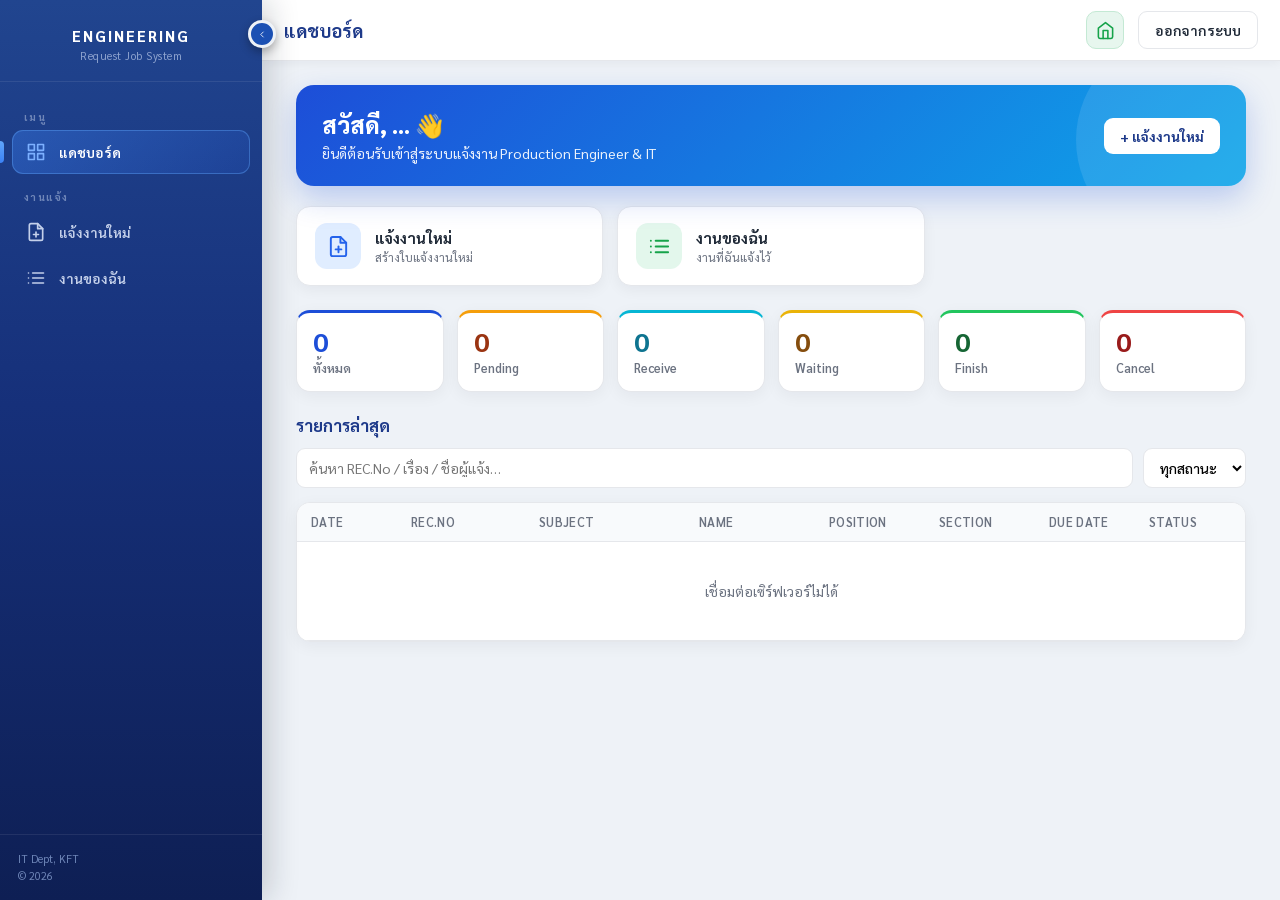
<file: index.html>
<!DOCTYPE html>
<html lang="th">
<head>
  <meta charset="UTF-8" />
  <meta name="viewport" content="width=device-width, initial-scale=1.0" />
  <title>เข้าสู่ระบบ — Request Job (Production Engineer &amp; IT)</title>
  <link rel="icon" type="image/x-icon" href="favicon.ico" />
  <link rel="stylesheet" href="styles.css?v=100" />
</head>
<body class="login-page">
<script>
  // SSO: login อยู่ (bridge เซ็ต uid ให้) → เข้า dashboard, ยังไม่ login → ไป KFT login
  // (เดิมเด้งกลับ home ทันทีแบบไม่มีเงื่อนไข เลยเข้า request-job ไม่ได้)
  fetch('api/me.php', { credentials: 'same-origin' })
    .then(r => location.replace(r.ok ? 'dashboard.html' : '/kft-documents/login.html'))
    .catch(() => location.replace('/kft-documents/login.html'));
</script>

  <div class="auth-container" id="authContainer">

    <!-- SIGN UP -->
    <div class="auth-form-panel auth-signup">
      <form id="signupForm" autocomplete="off">
        <h2>สร้างบัญชีใหม่</h2>
        <p class="auth-sub">กรอกข้อมูลเพื่อสมัครใช้งาน</p>
        <div class="auth-field">
          <svg viewBox="0 0 24 24" fill="none" stroke="currentColor" stroke-width="2" stroke-linecap="round" stroke-linejoin="round"><path d="M19 21v-2a4 4 0 0 0-4-4H9a4 4 0 0 0-4 4v2"/><circle cx="12" cy="7" r="4"/></svg>
          <input type="text" id="su_name" placeholder="ชื่อ-นามสกุล" />
        </div>
        <div class="auth-field">
          <svg viewBox="0 0 24 24" fill="none" stroke="currentColor" stroke-width="2" stroke-linecap="round" stroke-linejoin="round"><circle cx="12" cy="8" r="5"/><path d="M3 21a9 9 0 0 1 18 0"/></svg>
          <input type="text" id="su_username" placeholder="Username (a-z, 0-9, _)" />
        </div>
        <div class="auth-field">
          <svg viewBox="0 0 24 24" fill="none" stroke="currentColor" stroke-width="2" stroke-linecap="round" stroke-linejoin="round"><rect x="3" y="11" width="18" height="11" rx="2"/><path d="M7 11V7a5 5 0 0 1 10 0v4"/></svg>
          <input type="password" id="su_password" placeholder="รหัสผ่าน (อย่างน้อย 8 ตัว)" />
          <button type="button" class="pw-toggle" aria-label="แสดง/ซ่อนรหัสผ่าน">
            <svg class="eye-show" viewBox="0 0 24 24" fill="none" stroke="currentColor" stroke-width="2" stroke-linecap="round" stroke-linejoin="round"><path d="M1 12s4-8 11-8 11 8 11 8-4 8-11 8-11-8-11-8z"/><circle cx="12" cy="12" r="3"/></svg>
            <svg class="eye-hide" viewBox="0 0 24 24" fill="none" stroke="currentColor" stroke-width="2" stroke-linecap="round" stroke-linejoin="round"><path d="M17.94 17.94A10.07 10.07 0 0 1 12 20c-7 0-11-8-11-8a18.45 18.45 0 0 1 5.06-5.94M9.9 4.24A9.12 9.12 0 0 1 12 4c7 0 11 8 11 8a18.5 18.5 0 0 1-2.16 3.19m-6.72-1.07a3 3 0 1 1-4.24-4.24"/><line x1="1" y1="1" x2="23" y2="23"/></svg>
          </button>
        </div>
        <div class="auth-field">
          <svg viewBox="0 0 24 24" fill="none" stroke="currentColor" stroke-width="2" stroke-linecap="round" stroke-linejoin="round"><rect x="3" y="11" width="18" height="11" rx="2"/><path d="M7 11V7a5 5 0 0 1 10 0v4"/></svg>
          <input type="password" id="su_confirm" placeholder="ยืนยันรหัสผ่าน" />
          <button type="button" class="pw-toggle" aria-label="แสดง/ซ่อนรหัสผ่าน">
            <svg class="eye-show" viewBox="0 0 24 24" fill="none" stroke="currentColor" stroke-width="2" stroke-linecap="round" stroke-linejoin="round"><path d="M1 12s4-8 11-8 11 8 11 8-4 8-11 8-11-8-11-8z"/><circle cx="12" cy="12" r="3"/></svg>
            <svg class="eye-hide" viewBox="0 0 24 24" fill="none" stroke="currentColor" stroke-width="2" stroke-linecap="round" stroke-linejoin="round"><path d="M17.94 17.94A10.07 10.07 0 0 1 12 20c-7 0-11-8-11-8a18.45 18.45 0 0 1 5.06-5.94M9.9 4.24A9.12 9.12 0 0 1 12 4c7 0 11 8 11 8a18.5 18.5 0 0 1-2.16 3.19m-6.72-1.07a3 3 0 1 1-4.24-4.24"/><line x1="1" y1="1" x2="23" y2="23"/></svg>
          </button>
        </div>
        <div class="auth-field">

          
          <svg viewBox="0 0 24 24" fill="none" stroke="currentColor" stroke-width="2" stroke-linecap="round" stroke-linejoin="round"><path d="M3 9l9-7 9 7v11a2 2 0 0 1-2 2H5a2 2 0 0 1-2-2z"/><polyline points="9 22 9 12 15 12 15 22"/></svg>
          <input type="text" id="su_department" placeholder="แผนก (เช่น Engineering)" />
        </div>
        <button type="submit" class="auth-btn">สมัครสมาชิก</button>
        <div class="error" id="signupError"></div>
        <a class="auth-mobile-toggle" id="mToSignIn">มีบัญชีแล้ว? เข้าสู่ระบบ</a>
      </form>
    </div>

    <!-- SIGN IN -->
    <div class="auth-form-panel auth-signin">
      <form id="loginForm" autocomplete="off">
        <h2>เข้าสู่ระบบ</h2>
        <p class="auth-sub">ระบบแจ้งงาน Production Engineer &amp; IT</p>
        <div class="auth-field">
          <svg viewBox="0 0 24 24" fill="none" stroke="currentColor" stroke-width="2" stroke-linecap="round" stroke-linejoin="round"><circle cx="12" cy="8" r="5"/><path d="M3 21a9 9 0 0 1 18 0"/></svg>
          <input type="text" id="username" placeholder="Username" />
        </div>
        <div class="auth-field">
          <svg viewBox="0 0 24 24" fill="none" stroke="currentColor" stroke-width="2" stroke-linecap="round" stroke-linejoin="round"><rect x="3" y="11" width="18" height="11" rx="2"/><path d="M7 11V7a5 5 0 0 1 10 0v4"/></svg>
          <input type="password" id="password" placeholder="รหัสผ่าน" />
          <button type="button" class="pw-toggle" aria-label="แสดง/ซ่อนรหัสผ่าน">
            <svg class="eye-show" viewBox="0 0 24 24" fill="none" stroke="currentColor" stroke-width="2" stroke-linecap="round" stroke-linejoin="round"><path d="M1 12s4-8 11-8 11 8 11 8-4 8-11 8-11-8-11-8z"/><circle cx="12" cy="12" r="3"/></svg>
            <svg class="eye-hide" viewBox="0 0 24 24" fill="none" stroke="currentColor" stroke-width="2" stroke-linecap="round" stroke-linejoin="round"><path d="M17.94 17.94A10.07 10.07 0 0 1 12 20c-7 0-11-8-11-8a18.45 18.45 0 0 1 5.06-5.94M9.9 4.24A9.12 9.12 0 0 1 12 4c7 0 11 8 11 8a18.5 18.5 0 0 1-2.16 3.19m-6.72-1.07a3 3 0 1 1-4.24-4.24"/><line x1="1" y1="1" x2="23" y2="23"/></svg>
          </button>
        </div>
        <button type="submit" class="auth-btn">เข้าสู่ระบบ</button>
        <div class="error" id="errorMsg"></div>
        <a class="auth-mobile-toggle" id="mToSignUp">ยังไม่มีบัญชี? สมัครสมาชิก</a>
      </form>
    </div>

    <!-- SLIDING OVERLAY -->
    <div class="auth-overlay-wrap">
      <div class="auth-overlay">
        <div class="auth-overlay-panel auth-overlay-left">
          <h1>ยินดีต้อนรับกลับมา!</h1>
          <p>มีบัญชีอยู่แล้วใช่ไหม เข้าสู่ระบบเพื่อใช้งานต่อได้เลย</p>
          <button class="auth-ghost-btn" id="toSignIn">เข้าสู่ระบบ</button>
        </div>
        <div class="auth-overlay-panel auth-overlay-right">
          <h1>สวัสดี!</h1>
          <p>ยังไม่มีบัญชี? สมัครสมาชิกเพื่อใช้ระบบแจ้งงาน Production Engineer &amp; IT</p>
          <button class="auth-ghost-btn" id="toSignUp">สมัครสมาชิก</button>
        </div>
      </div>
    </div>

  </div>

  <footer class="login-footer">IT Department, KFT &copy; 2026</footer>

  <script>
    const container = document.getElementById('authContainer');
    const goSignUp = () => container.classList.add('right-active');
    const goSignIn = () => container.classList.remove('right-active');
    document.getElementById('toSignUp').addEventListener('click', goSignUp);
    document.getElementById('toSignIn').addEventListener('click', goSignIn);
    document.getElementById('mToSignUp').addEventListener('click', goSignUp);
    document.getElementById('mToSignIn').addEventListener('click', goSignIn);

    // --- Sign in ---
    const loginForm = document.getElementById('loginForm');
    const err = document.getElementById('errorMsg');
    const loginBtn = loginForm.querySelector('button[type=submit]');
    let _cdTimer = null;

    function startCountdown(seconds) {
      if (_cdTimer) clearInterval(_cdTimer);
      loginBtn.disabled = true;
      let rem = seconds;
      const tick = () => {
        const m = Math.floor(rem / 60);
        const s = String(rem % 60).padStart(2, '0');
        loginBtn.textContent = `รอ ${m}:${s} นาที`;
        err.textContent = 'พยายามเข้าสู่ระบบหลายครั้งเกินไป กรุณารอให้ครบเวลา';
        err.classList.add('show');
      };
      tick();
      _cdTimer = setInterval(() => {
        rem--;
        if (rem <= 0) {
          clearInterval(_cdTimer); _cdTimer = null;
          loginBtn.disabled = false;
          loginBtn.textContent = 'เข้าสู่ระบบ';
          err.classList.remove('show');
        } else { tick(); }
      }, 1000);
    }

    loginForm.addEventListener('submit', async (e) => {
      e.preventDefault();
      if (loginBtn.disabled) return;
      err.classList.remove('show');
      const username = document.getElementById('username').value.trim();
      const password = document.getElementById('password').value;
      try {
        const res = await fetch('api/login.php', {
          method: 'POST', headers: { 'Content-Type': 'application/json' },
          body: JSON.stringify({ username, password }),
        });
        if (res.ok) { location.href = 'dashboard.html'; }
        else {
          const d = await res.json();
          if (res.status === 429 && d.retry_after) { startCountdownf(d.retry_after); }
          else {
            const suffix = (d.attempts && d.max) ? ` (${d.attempts}/${d.max} ครั้ง)` : '';
            err.textContent = (d.error || 'Login failed') + suffix;
            err.classList.add('show');
          }
        }
      } catch { err.textContent = 'ไม่สามารถเชื่อมต่อเซิร์ฟเวอร์ได้'; err.classList.add('show'); }
    });

    // --- Sign up---
    const signupForm = document.getElementById('signupForm');
    const suErr = document.getElementById('signupError');
    signupForm.addEventListener('submit', async (e) => {
      e.preventDefault();
      suErr.classList.remove('show');
      const name       = document.getElementById('su_name').value.trim();
      const username   = document.getElementById('su_username').value.trim();
      const password   = document.getElementById('su_password').value;
      const confirm    = document.getElementById('su_confirm').value;
      const department = document.getElementById('su_department').value.trim();
      if (password !== confirm) {
        suErr.textContent = 'รหัสผ่านไม่ตรงกัน'; suErr.classList.add('show'); return;
      }
      try {
        const res = await fetch('api/register.php', {
          method: 'POST', headers: { 'Content-Type': 'application/json' },
          body: JSON.stringify({ name, username, password, department }),
        });
        if (res.ok) { location.href = 'dashboard.html'; }
        else { const d = await res.json(); suErr.textContent = d.error || 'Sign up failed'; suErr.classList.add('show'); }
      } catch { suErr.textContent = 'Cannot reach server'; suErr.classList.add('show'); }
    });

    // clear errors on typing
    document.querySelectorAll('#loginForm input').forEach(i => i.addEventListener('input', () => err.classList.remove('show')));
    document.querySelectorAll('#signupForm input').forEach(i => i.addEventListener('input', () => suErr.classList.remove('show')));

    // password visibility toggle
    document.querySelectorAll('.pw-toggle').forEach(btn => {
      btn.querySelector('.eye-hide').style.display = 'none';
      btn.addEventListener('click', () => {
        const input = btn.previousElementSibling;
        const show = input.type === 'password';
        input.type = show ? 'text' : 'password';
        btn.querySelector('.eye-show').style.display = show ? 'none' : '';
        btn.querySelector('.eye-hide').style.display = show ? '' : 'none';
      });
    });
  </script>
</body>
</html>
</file>
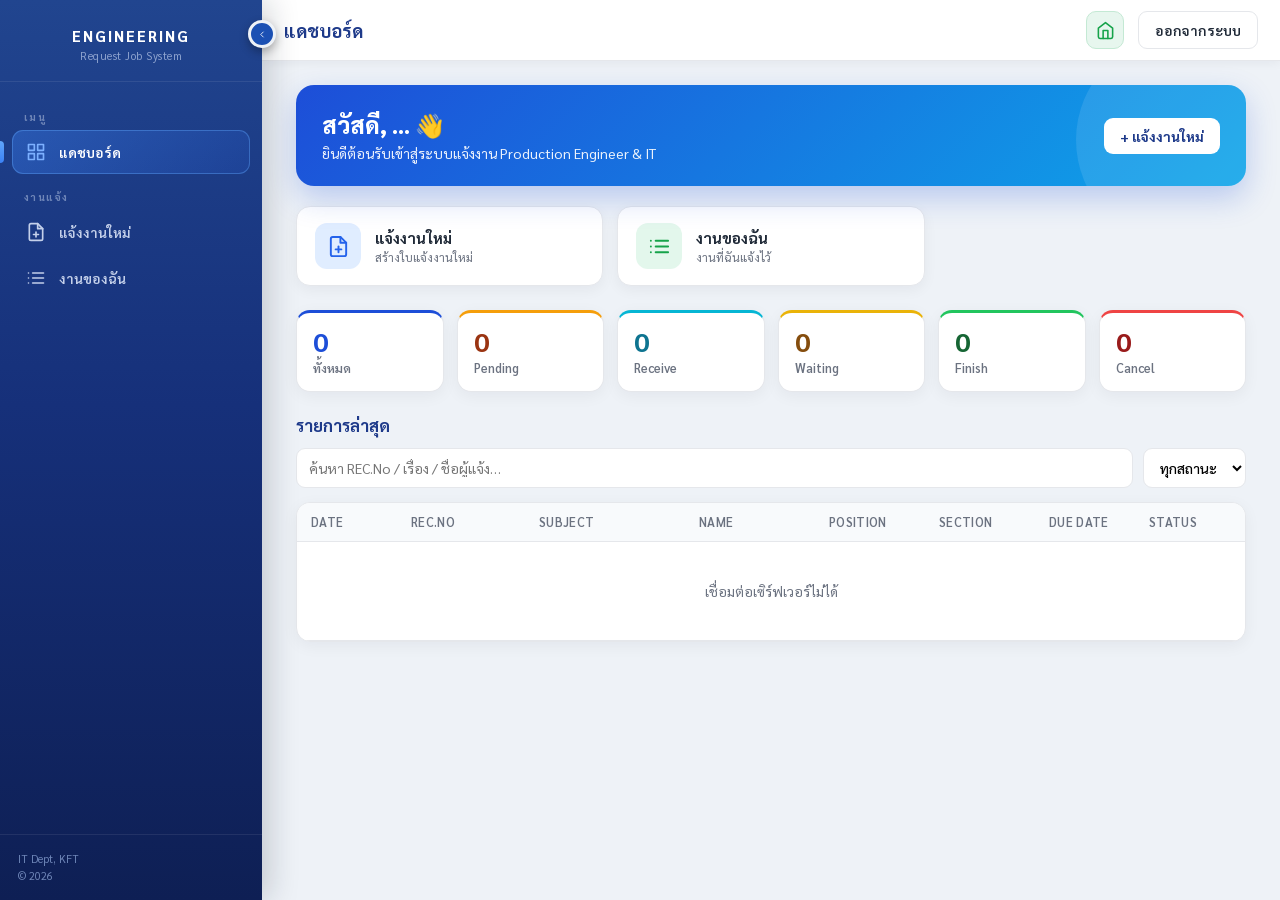
<file: dashboard.html>
<!DOCTYPE html>
<html lang="th">
<head>
<meta charset="UTF-8" />
<meta name="viewport" content="width=device-width, initial-scale=1.0" />
<meta http-equiv="Cache-Control" content="no-store, must-revalidate" />
<title>Dashboard — Request Job</title>
<link rel="icon" type="image/x-icon" href="favicon.ico" />
<link rel="stylesheet" href="styles.css?v=100" />
<style>
  .hero{ background:linear-gradient(135deg,#1d4ed8,#0ea5e9); color:#fff; border-radius:18px; padding:24px 26px;
    display:flex; align-items:center; gap:18px; margin-bottom:20px; position:relative; overflow:hidden;
    box-shadow:0 12px 30px rgba(29,78,216,.25); }
  .hero::after{ content:""; position:absolute; right:-40px; top:-50px; width:210px; height:210px; border-radius:50%; background:rgba(255,255,255,.10); }
  .hero .hi{ font-size:23px; font-weight:800; }
  .hero .sub{ opacity:.92; margin-top:4px; font-size:14px; }
  .hero .btn{ margin-left:auto; background:#fff; color:var(--brand-dark); font-weight:700; z-index:1; }
  .hero .btn:hover{ background:#eef4ff; }
  .quick{ display:grid; grid-template-columns:repeat(3,1fr); gap:14px; margin-bottom:24px; }
  .qcard{ display:flex; align-items:center; gap:14px; background:#fff; border:1px solid var(--line); border-radius:14px;
    padding:16px 18px; text-decoration:none; color:var(--ink); box-shadow:0 4px 14px rgba(15,23,42,.05);
    transition:transform .15s, box-shadow .2s; }
  .qcard:hover{ transform:translateY(-3px); box-shadow:0 12px 26px rgba(15,23,42,.12); }
  .qcard .qi{ width:46px; height:46px; border-radius:12px; flex:0 0 auto; display:flex; align-items:center; justify-content:center; }
  .qcard .qi svg{ width:23px; height:23px; }
  .qcard .qi.b{ background:#e0edff; color:#2563eb; } .qcard .qi.g{ background:#e3f7ec; color:#16a34a; } .qcard .qi.p{ background:#efe7fe; color:#7c3aed; }
  .qcard .qt{ font-weight:700; font-size:15px; } .qcard .qd{ font-size:12px; color:var(--muted); margin-top:2px; }
  .section-title{ margin:0 0 12px; font-size:17px; font-weight:700; color:var(--brand-dark); }
  @media (max-width:820px){ .quick{ grid-template-columns:1fr; } .hero{ flex-direction:column; align-items:flex-start; } .hero .btn{ margin-left:0; } }
</style>
</head>
<body class="app">

  <!-- ===== Sidebar ===== -->
  <aside class="sidebar" id="sidebar">
    <div class="sb-head">
      <button class="sb-toggle" id="sbToggle" aria-label="ย่อ/ขยายเมนู" title="ย่อ/ขยายเมนู">
        <svg viewBox="0 0 24 24" fill="none" stroke="currentColor" stroke-width="2" stroke-linecap="round" stroke-linejoin="round"><polyline points="15 18 9 12 15 6"/></svg>
      </button>
      <div class="sb-brand">ENGINEERING</div>
      <div class="sb-sub">Request Job System</div>
    </div>

    <nav class="sb-nav">
      <div class="sb-section">เมนู</div>
      <a class="sb-item active" href="dashboard.html">
        <span class="sb-ico"><svg viewBox="0 0 24 24" fill="none" stroke="currentColor" stroke-width="2" stroke-linecap="round" stroke-linejoin="round"><rect x="3" y="3" width="7" height="7"/><rect x="14" y="3" width="7" height="7"/><rect x="14" y="14" width="7" height="7"/><rect x="3" y="14" width="7" height="7"/></svg></span>
        <span>แดชบอร์ด</span>
      </a>

      <div class="sb-section">งานแจ้ง</div>
      <a class="sb-item" href="form.html">
        <span class="sb-ico"><svg viewBox="0 0 24 24" fill="none" stroke="currentColor" stroke-width="2" stroke-linecap="round" stroke-linejoin="round"><path d="M14 2H6a2 2 0 0 0-2 2v16a2 2 0 0 0 2 2h12a2 2 0 0 0 2-2V8z"/><polyline points="14 2 14 8 20 8"/><line x1="12" y1="12" x2="12" y2="18"/><line x1="9" y1="15" x2="15" y2="15"/></svg></span>
        <span>แจ้งงานใหม่</span>
      </a>
      <a class="sb-item" href="myreports.html">
        <span class="sb-ico"><svg viewBox="0 0 24 24" fill="none" stroke="currentColor" stroke-width="2" stroke-linecap="round" stroke-linejoin="round"><line x1="8" y1="6" x2="21" y2="6"/><line x1="8" y1="12" x2="21" y2="12"/><line x1="8" y1="18" x2="21" y2="18"/><line x1="3" y1="6" x2="3.01" y2="6"/><line x1="3" y1="12" x2="3.01" y2="12"/><line x1="3" y1="18" x2="3.01" y2="18"/></svg></span>
        <span>งานของฉัน</span>
      </a>
      <a class="sb-item eng-only" href="tasks.html" style="display:none">
        <span class="sb-ico"><svg viewBox="0 0 24 24" fill="none" stroke="currentColor" stroke-width="2" stroke-linecap="round" stroke-linejoin="round"><path d="M16 4h2a2 2 0 0 1 2 2v14a2 2 0 0 1-2 2H6a2 2 0 0 1-2-2V6a2 2 0 0 1 2-2h2"/><rect x="8" y="2" width="8" height="4" rx="1"/><path d="M9 14l2 2 4-4"/></svg></span>
        <span>งานที่ต้องดำเนินการ</span>
      </a>
      <a class="sb-item eng-only" href="report.html" style="display:none">
        <span class="sb-ico"><svg viewBox="0 0 24 24" fill="none" stroke="currentColor" stroke-width="2" stroke-linecap="round" stroke-linejoin="round"><path d="M3 3v18h18"/><rect x="7" y="11" width="3" height="6"/><rect x="12" y="7" width="3" height="10"/><rect x="17" y="13" width="3" height="4"/></svg></span>
        <span>รายงาน</span>
      </a>

      <div class="sb-section admin-only" style="display:none">ผู้ดูแลระบบ</div>
      <a class="sb-item admin-only" href="admin.html" style="display:none">
        <span class="sb-ico"><svg viewBox="0 0 24 24" fill="none" stroke="currentColor" stroke-width="2" stroke-linecap="round" stroke-linejoin="round"><path d="M12 22s8-4 8-10V5l-8-3-8 3v7c0 6 8 10 8 10z"/></svg></span>
        <span>จัดการผู้ใช้</span>
      </a>
    </nav>

    <div class="sb-foot">IT Dept, KFT<br>&copy; 2026</div>
  </aside>

  <!-- ===== Main column ===== -->
  <div class="main">
  <header class="topbar">
    <button class="hamburger" id="hamburger" aria-label="เปิดเมนู">
      <svg viewBox="0 0 24 24" fill="none" stroke="currentColor" stroke-width="2" stroke-linecap="round" stroke-linejoin="round"><line x1="3" y1="6" x2="21" y2="6"/><line x1="3" y1="12" x2="21" y2="12"/><line x1="3" y1="18" x2="21" y2="18"/></svg>
    </button>
    <h2 class="page-title">แดชบอร์ด</h2>
    <div class="spacer"></div>
    <div id="notif-bell"></div>
    <div class="who" id="who"></div>
    <a class="btn-home" href="/kft-documents/home.html"><svg viewBox="0 0 24 24" fill="none" stroke="currentColor" stroke-width="2" stroke-linecap="round" stroke-linejoin="round"><path d="M3 9l9-7 9 7v11a2 2 0 0 1-2 2H5a2 2 0 0 1-2-2z"/><polyline points="9 22 9 12 15 12 15 22"/></svg>หน้าหลัก</a>
    <button class="btn ghost" id="logoutBtn">ออกจากระบบ</button>
  </header>

  <main class="wrap">
    <div class="hero">
      <div>
        <div class="hi">สวัสดี, <span id="greetName">…</span> 👋</div>
        <div class="sub" id="greetSub">ยินดีต้อนรับเข้าสู่ระบบแจ้งงาน Production Engineer &amp; IT</div>
      </div>
      <a class="btn" href="form.html">+ แจ้งงานใหม่</a>
    </div>

    <div class="quick">
      <a class="qcard" href="form.html">
        <div class="qi b"><svg viewBox="0 0 24 24" fill="none" stroke="currentColor" stroke-width="2" stroke-linecap="round" stroke-linejoin="round"><path d="M14 2H6a2 2 0 0 0-2 2v16a2 2 0 0 0 2 2h12a2 2 0 0 0 2-2V8z"/><polyline points="14 2 14 8 20 8"/><line x1="12" y1="12" x2="12" y2="18"/><line x1="9" y1="15" x2="15" y2="15"/></svg></div>
        <div><div class="qt">แจ้งงานใหม่</div><div class="qd">สร้างใบแจ้งงานใหม่</div></div>
      </a>
      <a class="qcard" href="myreports.html">
        <div class="qi g"><svg viewBox="0 0 24 24" fill="none" stroke="currentColor" stroke-width="2" stroke-linecap="round" stroke-linejoin="round"><line x1="8" y1="6" x2="21" y2="6"/><line x1="8" y1="12" x2="21" y2="12"/><line x1="8" y1="18" x2="21" y2="18"/><line x1="3" y1="6" x2="3.01" y2="6"/><line x1="3" y1="12" x2="3.01" y2="12"/><line x1="3" y1="18" x2="3.01" y2="18"/></svg></div>
        <div><div class="qt">งานของฉัน</div><div class="qd">งานที่ฉันแจ้งไว้</div></div>
      </a>
      <a class="qcard admin-only" href="admin.html" style="display:none">
        <div class="qi p"><svg viewBox="0 0 24 24" fill="none" stroke="currentColor" stroke-width="2" stroke-linecap="round" stroke-linejoin="round"><path d="M12 22s8-4 8-10V5l-8-3-8 3v7c0 6 8 10 8 10z"/></svg></div>
        <div><div class="qt">จัดการผู้ใช้</div><div class="qd">เพิ่ม / แก้ไขผู้ใช้</div></div>
      </a>
    </div>

    <section class="cards">
      <div class="card c-total"><div class="n" id="c_total">0</div><div class="l">ทั้งหมด</div></div>
      <div class="card c-pending"><div class="n" id="c_pending">0</div><div class="l">Pending</div></div>
      <div class="card c-receive"><div class="n" id="c_receive">0</div><div class="l">Receive</div></div>
      <div class="card c-waiting"><div class="n" id="c_waiting">0</div><div class="l">Waiting</div></div>
      <div class="card c-finish"><div class="n" id="c_finish">0</div><div class="l">Finish</div></div>
      <div class="card c-cancel"><div class="n" id="c_cancel">0</div><div class="l">Cancel</div></div>
    </section>

    <h3 class="section-title">รายการล่าสุด</h3>
    <div class="toolbar">
      <input type="search" id="q" placeholder="ค้นหา REC.No / เรื่อง / ชื่อผู้แจ้ง…" />
      <select id="statusFilter">
        <option value="">ทุกสถานะ</option>
        <option value="pending">Pending</option>
        <option value="receive">Receive</option>
        <option value="waiting">Waiting</option>
        <option value="finish">Finish</option>
        <option value="cancel">Cancel</option>
      </select>
    </div>

    <div class="table-wrap">
      <table class="data">
        <thead>
          <tr>
            <th style="width:100px;">Date</th>
            <th style="width:128px;">REC.NO</th>
            <th>Subject</th>
            <th style="width:130px;">Name</th>
            <th style="width:110px;">Position</th>
            <th style="width:110px;">Section</th>
            <th style="width:100px;">Due Date</th>
            <th style="width:110px;">Status</th>
          </tr>
        </thead>
        <tbody id="rows">
          <tr><td class="empty" colspan="8">กำลังโหลด…</td></tr>
        </tbody>
      </table>
    </div>
    <div id="pagination"></div>
  </main>
  </div><!-- /.main -->

  <div class="sb-backdrop" id="sbBackdrop"></div>
  <div id="toast" style="display:none;position:fixed;top:18px;left:50%;transform:translateX(-50%);
       z-index:999;padding:11px 20px;border-radius:9px;color:#fff;font-weight:600;font-size:14px;
       box-shadow:0 8px 24px rgba(0,0,0,.25);"></div>

<script src="notifications.js?v=2"></script>
<script>
  const STATUS_TH = { pending:'Pending', receive:'Receive', waiting:'Waiting', finish:'Finish', cancel:'Cancel' };
  const fmtDate = d => { if (!d) return '—'; const dt = new Date(d); return `${String(dt.getDate()).padStart(2,'0')}/${String(dt.getMonth()+1).padStart(2,'0')}/${dt.getFullYear()}`; };
  const esc = s => (s ?? '').toString().replace(/[&<>"]/g, c => ({'&':'&amp;','<':'&lt;','>':'&gt;','"':'&quot;'}[c]));

  const toast = (msg, ok = true) => {
    const t = document.getElementById('toast');
    t.textContent = msg; t.style.background = ok ? '#16a34a' : '#dc2626'; t.style.display = 'block';
    clearTimeout(t._t); t._t = setTimeout(() => t.style.display = 'none', 2600);
  };

  // guard + greet + role-based menu
  fetch('api/me.php').then(async r => {
    if (!r.ok) { location.href = '/kft-documents/'; return; }
    const { user } = await r.json();
    document.getElementById('who').innerHTML =
      `<b>${esc(user.name)}</b><br>${esc(user.department||'')} · ${user.role}`;
    document.getElementById('greetName').textContent = (user.name || '').split(' ')[0] || user.username;
    document.getElementById('greetSub').textContent =
      new Date().toLocaleDateString('th-TH',{weekday:'long',year:'numeric',month:'long',day:'numeric'});
    if (['engineer','admin'].includes(user.role))
      document.querySelectorAll('.eng-only').forEach(el => el.style.display = '');
    if (user.role === 'admin')
      document.querySelectorAll('.admin-only').forEach(el => el.style.display = '');
    NotifBell.init({ mount: '#notif-bell' });
  });

  document.getElementById('logoutBtn').addEventListener('click', async () => {
    await fetch('api/logout.php'); location.href = '/kft-documents/';
  });

  // ----- sidebar: collapse (desktop, persisted) + drawer (mobile) -----
  const body = document.body;
  if (localStorage.getItem('sb-collapsed') === '1') body.classList.add('sidebar-collapsed');
  document.getElementById('sbToggle').addEventListener('click', () => {
    body.classList.toggle('sidebar-collapsed');
    localStorage.setItem('sb-collapsed', body.classList.contains('sidebar-collapsed') ? '1' : '0');
  });
  const closeDrawer = () => body.classList.remove('sidebar-open');
  document.getElementById('hamburger').addEventListener('click', () => body.classList.toggle('sidebar-open'));
  document.getElementById('sbBackdrop').addEventListener('click', closeDrawer);

  // not-yet-built pages
  document.querySelectorAll('[data-soon]').forEach(a =>
    a.addEventListener('click', e => { e.preventDefault(); closeDrawer(); toast('หน้าจัดการผู้ใช้ — กำลังพัฒนา', false); }));

  const rowsEl = document.getElementById('rows');
  let timer = null;
  let curPage = 1, curPerPage = 10;

  async function load(resetPage = true) {
    if (resetPage) curPage = 1;
    const q = document.getElementById('q').value.trim();
    const status = document.getElementById('statusFilter').value;
    const url = `api/request_list.php?q=${encodeURIComponent(q)}&status=${encodeURIComponent(status)}`
              + `&page=${curPage}&per_page=${curPerPage}`;
    try {
      const res = await fetch(url);
      if (!res.ok) { location.href = '/kft-documents/'; return; }
      const { rows, counts, total, pages } = await res.json();
      document.getElementById('c_total').textContent = counts.total ?? 0;
      document.getElementById('c_pending').textContent = counts.pending ?? 0;
      document.getElementById('c_receive').textContent = counts.receive ?? 0;
      document.getElementById('c_waiting').textContent = counts.waiting ?? 0;
      document.getElementById('c_finish').textContent = counts.finish ?? 0;
      document.getElementById('c_cancel').textContent = counts.cancel ?? 0;

      renderPagination(total, pages);

      if (!rows.length) {
        rowsEl.innerHTML = '<tr><td class="empty" colspan="8">ยังไม่มีรายการแจ้งงาน</td></tr>';
        return;
      }
      rowsEl.innerHTML = rows.map(r => `
        <tr onclick="location.href='form.html?id=${r.id}'">
          <td>${fmtDate(r.req_date)}</td>
          <td class="rec">${esc(r.rec_no)}</td>
          <td class="wrap">${esc(r.subject) || '<span style=color:#9aa0a6>(ไม่มีหัวข้อ)</span>'}</td>
          <td>${esc(r.req_name)||'—'}</td>
          <td>${esc(r.position)||'—'}</td>
          <td>${esc(r.section)||'—'}</td>
          <td>${fmtDate(r.due_date)}</td>
          <td><span class="badge ${r.status}">${STATUS_TH[r.status]||r.status}</span></td>
        </tr>`).join('');
    } catch {
      rowsEl.innerHTML = '<tr><td class="empty" colspan="8">เชื่อมต่อเซิร์ฟเวอร์ไม่ได้</td></tr>';
    }
  }

  function renderPagination(total, pages) {
    const el = document.getElementById('pagination');
    const opts = [10, 20, 50, 100].map(n =>
      `<option value="${n}"${n === curPerPage ? ' selected' : ''}>${n} แถว</option>`).join('');
    let btns = `<button class="pag-btn" ${curPage<=1?'disabled':''} onclick="goPage(${curPage-1})">‹</button>`;
    if (pages > 1) {
      const show = new Set([1, pages, curPage-1, curPage, curPage+1].filter(p => p>=1 && p<=pages));
      let prev = 0;
      [...show].sort((a,b)=>a-b).forEach(p => {
        if (prev && p - prev > 1) btns += `<span class="pag-info">…</span>`;
        btns += `<button class="pag-btn${p===curPage?' active':''}" onclick="goPage(${p})">${p}</button>`;
        prev = p;
      });
    }
    btns += `<button class="pag-btn" ${curPage>=pages?'disabled':''} onclick="goPage(${curPage+1})">›</button>`;
    el.innerHTML = `<div class="pagination">
      ${btns}
      <span class="pag-info">${total} รายการ</span>
      <select class="pag-perpage" onchange="changePerPage(this.value)">${opts}</select>
    </div>`;
  }
  window.goPage = function(p){ curPage = p; load(false); };
  window.changePerPage = function(v){ curPerPage = +v; load(true); };

  document.getElementById('q').addEventListener('input', () => { clearTimeout(timer); timer = setTimeout(() => load(true), 300); });
  document.getElementById('statusFilter').addEventListener('change', () => load(true));
  load(true);
</script>
</body>
</html>
</file>
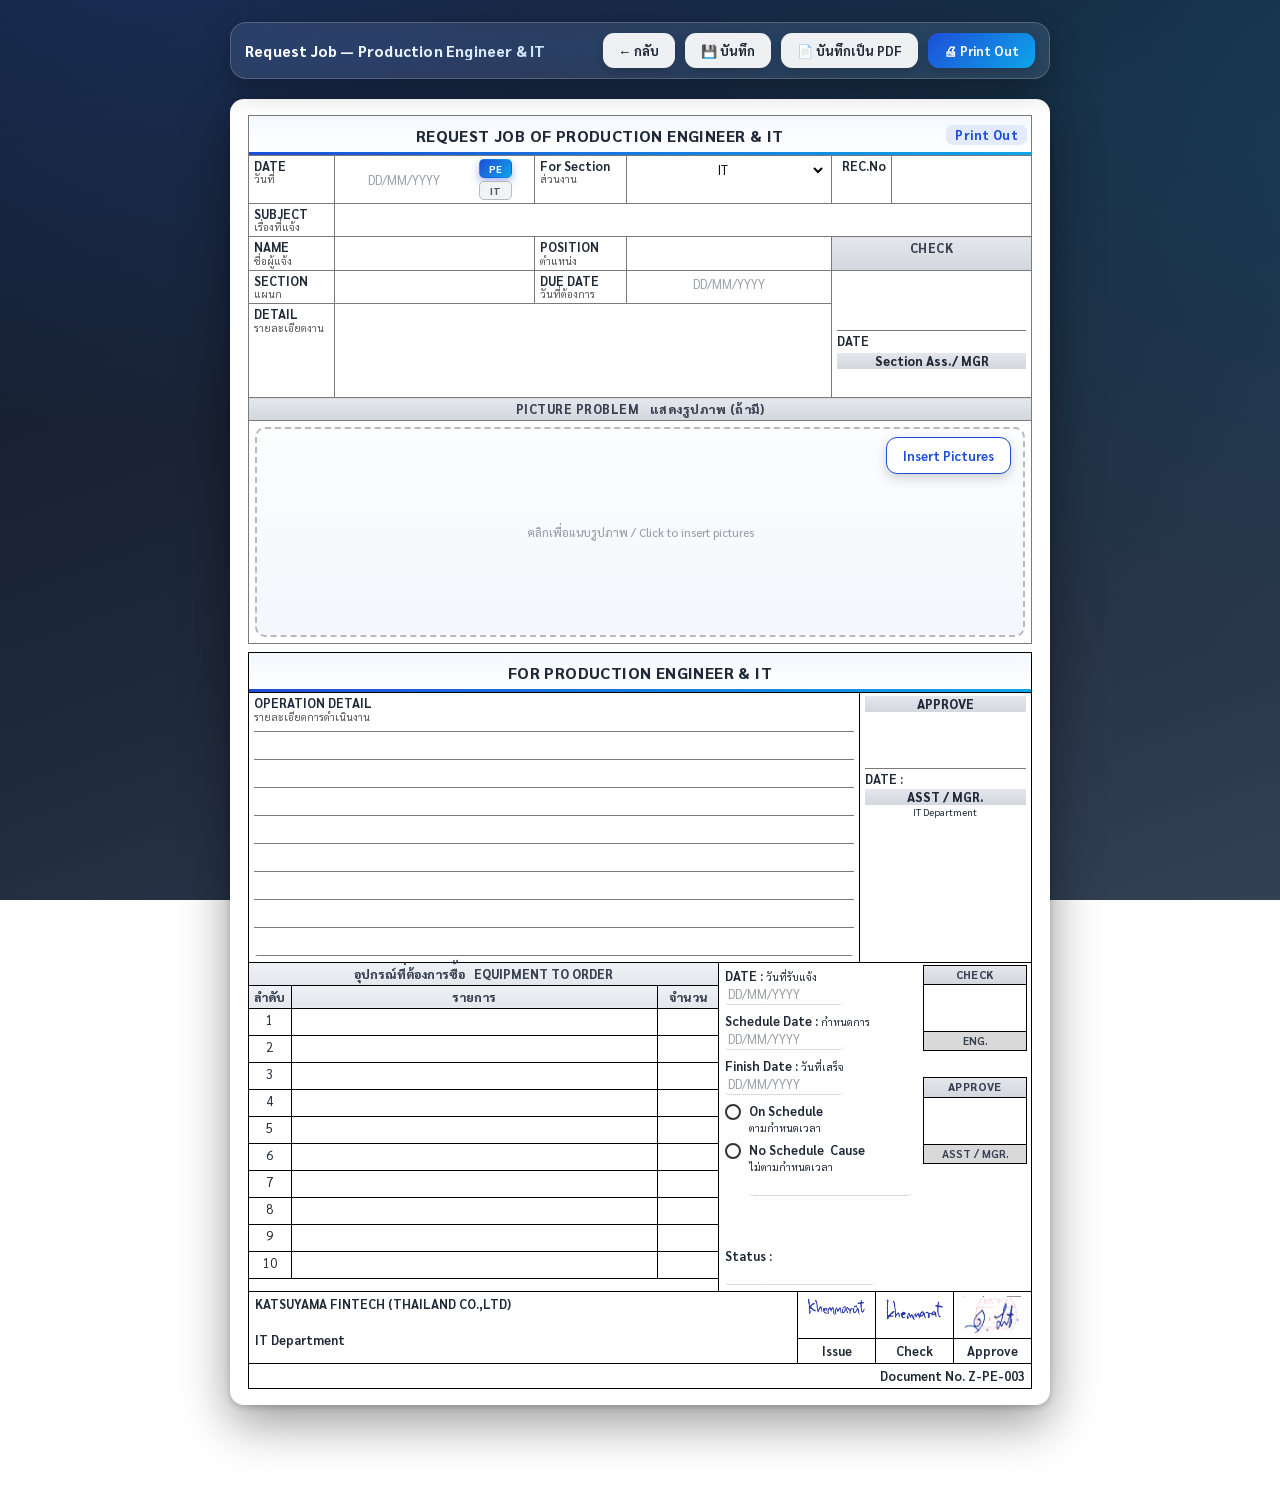
<file: form.html>
<!DOCTYPE html>
<html lang="en-GB">
<head>
<meta charset="UTF-8" />
<meta name="viewport" content="width=device-width, initial-scale=1.0" />
<meta http-equiv="Cache-Control" content="no-store, must-revalidate" />
<title>Request Job — Production Engineer & IT</title>
<link rel="icon" type="image/x-icon" href="favicon.ico" />
<link rel="preconnect" href="https://fonts.googleapis.com">
<link rel="preconnect" href="https://fonts.gstatic.com" crossorigin>
<link href="https://fonts.googleapis.com/css2?family=Sarabun:wght@300;400;500;600;700;800&display=swap" rel="stylesheet">
<style>
  :root{
    --ink:#1f2937;
    --line:#7a7a7a;
    --line-soft:#b9b9b9;
    --fill:#ffffff;          /* fillable cell (white — was light-blue) */
    --head:#d9d9d9;          /* grey header band */
    --accent:#1d4ed8;
    --accent2:#0ea5e9;
    --radio:#333;
  }
  *{ box-sizing:border-box; }
  html,body{ margin:0; padding:0; }
  body{
    background:
      radial-gradient(900px 500px at 12% -8%, rgba(59,130,246,.22), transparent),
      radial-gradient(900px 600px at 110% 8%, rgba(14,165,233,.18), transparent),
      linear-gradient(160deg,#0f172a 0%,#1e293b 55%,#334155 100%);
    background-attachment:fixed;
    font-family:"Sarabun","Tahoma","Segoe UI",Arial,sans-serif;
    color:var(--ink);
    font-size:12.5px;
    padding:22px 0 70px;
    -webkit-font-smoothing:antialiased;
    counter-reset:pageno;
  }

  /* ---------- Toolbar (screen only) — glass ---------- */
  .toolbar{
    max-width:820px; margin:0 auto 20px; display:flex; gap:10px;
    align-items:center; justify-content:flex-end;
    position:sticky; top:14px; z-index:50;
    background:rgba(255,255,255,.10);
    border:1px solid rgba(255,255,255,.18);
    backdrop-filter:blur(14px) saturate(140%);
    -webkit-backdrop-filter:blur(14px) saturate(140%);
    padding:10px 14px; border-radius:16px;
    box-shadow:0 10px 30px rgba(0,0,0,.28);
    animation:dropIn .5s cubic-bezier(.2,.8,.2,1) both;
  }
  .toolbar .title{
    margin-right:auto; font-weight:800; font-size:15px; letter-spacing:.2px;
    background:linear-gradient(90deg,#fff,#cfe4ff);
    -webkit-background-clip:text; background-clip:text; color:transparent;
    white-space:nowrap; overflow:hidden; text-overflow:ellipsis; max-width:42%;
  }
  .btn{
    border:none; border-radius:11px; padding:9px 16px; font-size:13px; font-weight:700;
    cursor:pointer; background:rgba(255,255,255,.92); color:#1f2937;
    display:inline-flex; gap:7px; align-items:center; font-family:inherit;
    transition:transform .12s ease, box-shadow .2s ease, background .2s ease, filter .2s;
    box-shadow:0 4px 12px rgba(0,0,0,.18);
  }
  .btn:hover{ transform:translateY(-2px); box-shadow:0 9px 22px rgba(0,0,0,.28); }
  .btn:active{ transform:translateY(0) scale(.97); }
  .btn.primary{ background:linear-gradient(135deg,var(--accent),var(--accent2)); color:#fff; }
  .btn.primary:hover{ filter:brightness(1.08); }

  /* ---------- A4 sheet ---------- */
  .sheet{
    counter-increment:pageno;
    width:820px; margin:0 auto 26px; background:#fff; position:relative;
    padding:16px 18px; border-radius:14px;
    box-shadow:0 18px 50px rgba(0,0,0,.4), 0 2px 6px rgba(0,0,0,.2);
    animation:riseIn .6s cubic-bezier(.2,.8,.2,1) both;
    transition:transform .25s ease, box-shadow .25s ease;
  }
  .sheet:hover{ transform:translateY(-3px); box-shadow:0 26px 60px rgba(0,0,0,.45); }
  .sheet:nth-of-type(2){ animation-delay:.08s; }
  .sheet:nth-of-type(3){ animation-delay:.16s; }
  /* page badge (screen only) */
  .sheet::before{
    content:"PAGE " counter(pageno);
    position:absolute; top:14px; left:-11px;
    background:linear-gradient(135deg,var(--accent),var(--accent2)); color:#fff;
    font-size:10px; font-weight:800; letter-spacing:.6px;
    padding:4px 11px 4px 13px; border-radius:6px 6px 6px 0;
    box-shadow:0 6px 14px rgba(29,78,216,.45);
  }
  .sheet::after{ /* little fold under the badge */
    content:""; position:absolute; top:31px; left:-11px;
    border:6px solid transparent; border-top-color:#0b3a8f; border-right-color:#0b3a8f;
  }
  .sheet.no-badge::before, .sheet.no-badge::after{ display:none; }

  table.form{ width:100%; border-collapse:collapse; table-layout:fixed; }
  table.form td{ border:1px solid var(--line); padding:3px 5px; vertical-align:top; }

  .noborder td, td.noborder{ border:none !important; }

  /* sheet title bar */
  .sheet-title{
    text-align:center; font-weight:800; font-size:16px; letter-spacing:.4px;
    padding:9px 4px; border:1px solid var(--line); border-bottom:none;
    background:linear-gradient(180deg,#f4f8ff,#ffffff);
    position:relative; overflow:hidden;
  }
  .sheet-title::after{ /* gradient accent underline */
    content:""; position:absolute; left:0; right:0; bottom:0; height:3px;
    background:linear-gradient(90deg,var(--accent),var(--accent2),var(--accent));
    background-size:200% 100%; animation:slide 4s linear infinite;
  }
  .sheet-title .printout{
    float:right; color:var(--accent); font-weight:800; text-decoration:none;
    font-size:12.5px; cursor:pointer; padding:2px 9px; border-radius:7px;
    background:rgba(29,78,216,.10); transition:background .2s, transform .12s;
  }
  .sheet-title .printout:hover{ background:rgba(29,78,216,.20); transform:translateY(-1px); }

  /* bilingual label */
  .lbl{ font-weight:700; line-height:1.15; }
  .lbl small{ display:block; font-weight:400; color:#555; font-size:10.5px; }

  /* fillable */
  .fill{ background:var(--fill); transition:background .2s; }
  input.f,textarea.f,select.f{
    width:100%; border:none; background:transparent; font:inherit; color:#000000;
    padding:2px 3px; outline:none; resize:none; border-radius:4px;
    transition:background .18s, box-shadow .18s;
  }
  input.f::placeholder,textarea.f::placeholder{ color:#9aa0a6; }
  input.f:focus,textarea.f:focus,select.f:focus{
    background:#ffffff;
    box-shadow:inset 0 -2px 0 0 var(--accent), 0 0 0 2px rgba(29,78,216,.18);
  }
  textarea.f{ min-height:18px; }
  /* required-field highlight (screen only) when a mandatory box is left blank */
  input.f.invalid,textarea.f.invalid,select.f.invalid{
    background:#fef2f2;
    box-shadow:inset 0 0 0 2px #dc2626;
  }
  /* centre the short values in the top REQUEST section */
  #reqName,#position,#section,#recNo,#forSection{ text-align:center; }

  /* OPERATION DETAIL — ruled writing lines (like the paper form) */
  #operationDetail{
    line-height:28px;
    padding:6px 8px 0;
    /* lined-paper: one 28px tile (rule at the bottom) repeated to fill the whole box */
    background-image:linear-gradient(to bottom, transparent 0, transparent 27px, var(--line) 27px, var(--line) 28px);
    background-size:100% 28px;
    background-repeat:repeat;
    background-position:0 6px;       /* align first rule with the first text line */
  }

  /* จำกัดข้อความให้อยู่ในกรอบ: ปิด scrollbar ถาวร + กรอบแดงเตือนตอนพิมพ์เต็ม */
  #detail, #operationDetail{ overflow:hidden; }
  #detail.cap-full, #operationDetail.cap-full{
    box-shadow:inset 0 0 0 2px #dc2626, 0 0 0 2px rgba(220,38,38,.25) !important;
    transition:box-shadow .1s;
  }

  .band{
    background:linear-gradient(180deg,#e4e7ec,#d3d7de); text-align:center; font-weight:800;
    letter-spacing:.5px; color:#374151;
  }

  /* EN / IT toggle */
  .langtoggle{ display:flex; flex-direction:column; gap:3px; }
  .langtoggle button{
    border:1px solid var(--line-soft); background:#f1f3f6; font-weight:800; font-size:10px;
    padding:2px 9px; cursor:pointer; color:#555; border-radius:5px;
    transition:transform .12s, background .2s, color .2s, box-shadow .2s; font-family:inherit;
  }
  .langtoggle button:hover{ transform:translateY(-1px); }
  .langtoggle button.on{
    background:linear-gradient(135deg,var(--accent),var(--accent2)); color:#fff;
    border-color:transparent; box-shadow:0 4px 10px rgba(29,78,216,.4);
  }

  /* dotted writing lines */
  .lines{ width:100%; }
  .lines .line{ border-bottom:1px dotted var(--line-soft); height:20px; }

  /* picture drop zone */
  .picbox{
    height:210px; border:2px dashed var(--line-soft); border-radius:10px; position:relative;
    display:flex; align-items:center; justify-content:center; color:#9aa0a6;
    background:linear-gradient(180deg,#fbfdff,#f4f7fb); cursor:pointer; overflow:hidden;
    transition:border-color .2s, background .2s, transform .2s, box-shadow .2s;
  }
  .picbox:hover{
    border-color:var(--accent); color:var(--accent); transform:translateY(-2px);
    box-shadow:0 10px 24px rgba(29,78,216,.18); background:#f3f8ff;
  }
  .picbox img{ max-width:100%; max-height:100%; width:auto; height:auto; object-fit:contain; display:block; border-radius:6px; }
  .pic-insert{ position:absolute; top:16px; right:20px; z-index:2;
    background:#fff; color:#1d4ed8; border:1px solid #1d4ed8; font-weight:700; }
  .picbox .hint{ font-size:11.5px; font-weight:500; }

  /* equipment table */
  table.eq{ width:100%; border-collapse:collapse; }
  table.eq th,table.eq td{ border:1px solid var(--line); padding:3px 5px; }
  table.eq th{ background:linear-gradient(180deg,#eef1f5,#e3e7ec); font-weight:800; color:#374151; }
  table.eq .c-no{ width:42px; text-align:center; }
  table.eq .c-qty{ width:60px; text-align:center; }
  table.eq tbody tr,table.eq tbody tr{ transition:background .15s; }
  table.eq tbody tr:hover{ background:#f4f8ff; }

  /* radio rows */
  .radio-row{ display:flex; align-items:flex-start; gap:8px; margin:7px 0; }
  .radio-row .dot{
    width:16px; height:16px; border:2px solid var(--radio); border-radius:50%;
    flex:0 0 auto; margin-top:1px; cursor:pointer; position:relative;
    transition:border-color .18s, box-shadow .18s, transform .12s;
  }
  .radio-row .dot:hover{ border-color:var(--accent); transform:scale(1.1); }
  .radio-row .dot.on{
    border-color:var(--accent);
    background:linear-gradient(135deg,var(--accent),var(--accent2));
    box-shadow:0 0 0 3px rgba(29,78,216,.16);
  }
  /* checkmark when selected */
  .radio-row .dot.on::after{
    content:""; position:absolute; left:4px; top:1px; width:4px; height:8px;
    border:solid #fff; border-width:0 2px 2px 0; transform:rotate(45deg);
    animation:checkpop .22s cubic-bezier(.2,1.4,.4,1);
  }
  @keyframes checkpop{ from{ transform:rotate(45deg) scale(0); } to{ transform:rotate(45deg) scale(1); } }

  /* signature row */
  .sign td{ height:46px; text-align:center; vertical-align:bottom; }
  .sign .who{ font-weight:700; border-top:1px solid var(--line); }

  .footer-row td{ font-weight:700; }

  /* notice shown to non-engineer requesters (this section is read-only for them) */
  .eng-notice{
    border:1px solid #fcd34d; border-top:none; background:#fffbeb; color:#92400e;
    font-weight:700; text-align:center; padding:7px 10px; font-size:12.5px;
  }
  .eng-notice small{ display:block; font-weight:400; color:#b45309; font-size:10.5px; }

  /* uniform BLACK grid for the whole ENGINEER section (single 1px lines) */
  .eng-section{ margin-top:8px; }
  .eng-section .sheet-title{ border-color:#000; }
  .eng-section table.form > tbody > tr > td,
  .eng-section table.form > tr > td,
  .eng-section table.eq th,
  .eng-section table.eq td{ border-color:#000; }
  .eng-section .footer-tbl{ margin-top:-1px; }   /* overlap main table's bottom line → single 1px */
  .eng-section .footer-tbl > tbody > tr > td,
  .eng-section .footer-tbl > tr > td{ padding:4px 6px; }
  .eng-section .foot-sig{ height:40px; }
  /* fixed signature images placed in Issue / Check / Approve on every sheet */
  .foot-sig{ text-align:center; vertical-align:middle; }
  .foot-sig .sig{ max-height:38px; max-width:96%; object-fit:contain; vertical-align:middle; }
  /* cell holds a nested table = the cell is the frame; nested table draws only inner lines */
  .eng-section .cellframe table.eq tr:first-child > th{ border-top:none; }
  .eng-section .cellframe table.eq th:first-child,
  .eng-section .cellframe table.eq td:first-child{ border-left:none; }
  .eng-section .cellframe table.eq th:last-child,
  .eng-section .cellframe table.eq td:last-child{ border-right:none; }
  /* CHECK/ENG/APPROVE/ASST boxes (table.form inside the cell) */
  .eng-section td.cellframe > table.form > tbody > tr:first-child > td{ border-top:none; }
  .eng-section td.cellframe > table.form > tbody > tr:last-child > td{ border-bottom:none; }
  .eng-section td.cellframe > table.form > tbody > tr > td:first-child{ border-left:none; }
  .eng-section td.cellframe > table.form > tbody > tr > td:last-child{ border-right:none; }

  /* ── merged ENGINEER block: schedule/status info (left) + signature boxes
     (right) inside ONE framed cell — was two separate columns ── */
  .eng-merged{ display:flex; align-items:stretch; height:100%; min-height:230px; }
  .em-info{ flex:1; min-width:0; padding:2px 8px 4px 6px; }
  /* signature column floats — no divider line, a little breathing room */
  .em-sign{ flex:0 0 112px; width:112px; padding:2px 4px; }

  /* CHECK/ENG. + APPROVE/ASST·MGR — two compact signature blocks with small
     boxes, pushed to top & bottom to fill the column like the Excel form. */
  .signcol{ display:flex; flex-direction:column; justify-content:flex-start; gap:26px;
            height:100%; min-height:0; background:#fff; }
  /* each signature group is its own framed box (Excel-style); the white
     signing area is divided from the grey labels by a line, top & bottom. */
  .signcol .sgrp{ border:1px solid #000; }
  .signcol .cap, .signcol .sub{ padding:2px 4px; text-align:center; white-space:nowrap;
            font-size:11px; line-height:1.3; }
  .signcol .cap{ background:linear-gradient(180deg,#e4e7ec,#d3d7de);
            font-weight:800; letter-spacing:.4px; color:#374151; border-bottom:1px solid #000; }
  .signcol .sub{ background:#d9d9d9; font-weight:700; color:#374151; border-top:1px solid #000; }
  .signcol .sbox{ height:46px; background:#fff; }

  /* approve boxes */
  .approve{ text-align:center; }
  .approve .cap{ font-weight:800; background:linear-gradient(180deg,#e4e7ec,#d3d7de); }
  .approve .sigspace{ height:56px; }

  /* ---------- keyframes ---------- */
  @keyframes riseIn{ from{ opacity:0; transform:translateY(26px) scale(.985); } to{ opacity:1; transform:none; } }
  @keyframes dropIn{ from{ opacity:0; transform:translateY(-14px); } to{ opacity:1; transform:none; } }
  @keyframes slide{ to{ background-position:200% 0; } }
  @keyframes pop{ from{ transform:scale(0); } to{ transform:scale(1); } }
  @media (prefers-reduced-motion:reduce){ *{ animation:none !important; transition:none !important; } }

  /* ---------- Print (clean official document, fit ONE A4) ---------- */
  @media print{
    @page{ size:A4 portrait; margin:7mm; }
    html,body{ width:auto; }            /* fit the printable area (not full 210mm) so borders aren't clipped */
    body{
      background:#fff; padding:0; font-size:12.5px; line-height:1.18;
      font-family:"Sarabun","Tahoma",Arial,sans-serif;
      -webkit-print-color-adjust:exact; print-color-adjust:exact;
    }
    .toolbar, #toast{ display:none !important; }
    /* hide screen-only controls in the printout */
    .langtoggle, .sheet-title .printout, td .btn, .screen-only{ display:none !important; }

    /* keep the whole document on a single page */
    .sheet{
      width:100%; margin:0; padding:0; border:none; border-radius:0;
      box-shadow:none; animation:none; page-break-inside:avoid;
    }
    .sheet:hover{ transform:none; box-shadow:none; }
    .sheet::before, .sheet::after, .sheet-title::after{ display:none !important; }
    section, table.form, table.eq{ page-break-inside:avoid; }

    /* tighter sizing so all 3 sections fit one A4 */
    table.form td{ padding:1px 4px; }
    .sheet-title{ background:#fff; font-size:15px; padding:3px 4px; }
    .lbl small{ font-size:9.5px; }
    input.f, textarea.f, select.f{ padding:1px 3px; }
    textarea.f{ min-height:15px; }
    /* make the filled values big & centred in each cell; centre all dates */
    table.form td.fill, table.form td.lbl{ vertical-align:middle; }
    input.f, select.f{ font-size:14.5px; }
    input[type="date"].f{ text-align:center; width:100% !important; }
    /* drop the native dropdown arrow from selects when printing */
    select.f{ -webkit-appearance:none; -moz-appearance:none; appearance:none; background-image:none; padding-right:3px; }
    #detail{ height:92px; }              /* section 1 expander */
    .picbox{ height:160px; }             /* section 2 — picture */
    .picbox .hint{ display:none !important; }   /* hide the "click to insert" placeholder when printing */
    #operationDetail{ height:158px; }    /* section 3 — engineer */
    .approve .sigspace{ height:54px; }
    .eng-merged{ min-height:0; }          /* merged schedule+signature block */
    .em-sign{ flex-basis:104px; width:104px; }
    .signcol .sbox{ height:40px; }        /* CHECK/ENG. & APPROVE/ASST signing space */
    .sign td{ height:50px; }
    .foot-sig .sig{ max-height:34px; }
    table.eq th, table.eq td{ padding:2px 4px; }
    table.eq tbody tr{ height:27px; }
    .radio-row{ margin:4px 0; }
    table.form[style*="margin-top:8px"]{ margin-top:4px !important; }

    .sheet-title{ background:#fff !important; }
    .band, .approve .cap, table.eq th{ background:#e4e4e4 !important; }
    .fill{ background:#fff !important; }
    input.f:focus,textarea.f:focus,select.f:focus{ background:transparent; box-shadow:none; }
    .fb-cal{ display:none !important; }
    /* hide the DD/MM/YYYY (and any) placeholder watermark on empty fields when printing */
    input.f::placeholder, textarea.f::placeholder{ color:transparent !important; opacity:0 !important; }
  }
</style>
</head>
<body>

  <!-- ===== Toolbar (screen only) ===== -->
  <div class="toolbar">
    <span class="title" id="docTitle">Request Job — Production Engineer &amp; IT</span>
    <button class="btn" id="backBtn">← กลับ</button>
    <button class="btn" id="saveOnlyBtn">💾 บันทึก</button>
    <button class="btn" id="saveBtn">📄 บันทึกเป็น PDF</button>
    <button class="btn primary" onclick="safePrint()">🖨 Print Out</button>
  </div>
  <div id="toast" style="display:none;position:fixed;top:18px;left:50%;transform:translateX(-50%);
       z-index:999;padding:11px 20px;border-radius:9px;color:#fff;font-weight:600;font-size:14px;
       box-shadow:0 8px 24px rgba(0,0,0,.25);"></div>

  <!-- =========================================================
       Z-PE-003 — single A4 sheet (REQUEST + ENGINEER sections)
  ========================================================== -->
  <div class="sheet no-badge">

   <!-- ===== top section: REQUEST (filled by requester) ===== -->
   <section id="part1">
    <div class="sheet-title">
      <span class="printout" onclick="safePrint()">Print Out</span>
      REQUEST JOB OF PRODUCTION ENGINEER &amp; IT
    </div>

    <table class="form">
      <colgroup>
        <col style="width:86px"><col style="width:120px"><col style="width:80px">
        <col style="width:92px"><col><col style="width:60px"><col style="width:140px">
      </colgroup>

      <!-- DATE / lang / section / rec no -->
      <tr>
        <td class="lbl">DATE<small>วันที่</small></td>
        <td class="fill" colspan="2" style="white-space:nowrap;">
          <input class="f" type="date" id="reqDate" lang="en-GB" style="width:128px;display:inline-block;vertical-align:middle;text-align:center;">
          <div class="langtoggle" style="display:inline-flex;vertical-align:middle;margin-left:8px;">
            <button type="button" class="on" data-lang="PE">PE</button>
            <button type="button" data-lang="IT">IT</button>
          </div>
        </td>
        <td class="lbl">For Section<small>ส่วนงาน</small></td>
        <td class="fill">
          <select class="f" id="forSection">
            <option>IT</option>
            <option>Production Engineer</option>
          </select>
        </td>
        <td class="lbl" style="text-align:right;">REC.No</td>
        <td class="fill"><input class="f" id="recNo" value="" readonly></td>
      </tr>

      <!-- SUBJECT (full width — the CHECK column starts on the NAME row below) -->
      <tr>
        <td class="lbl">SUBJECT<small>เรื่องที่แจ้ง</small></td>
        <td class="fill" colspan="6"><input class="f" id="subject"></td>
      </tr>

      <!-- NAME / POSITION / SECTION -->
      <tr>
        <td class="lbl">NAME<small>ชื่อผู้แจ้ง</small></td>
        <td class="fill" colspan="2"><input class="f" id="reqName"></td>
        <td class="lbl">POSITION<small>ตำแหน่ง</small></td>
        <td class="fill"><input class="f" id="position"></td>
        <td class="band" colspan="2">CHECK</td>
      </tr>
      <tr>
        <td class="lbl">SECTION<small>แผนก</small></td>
        <td class="fill" colspan="2"><input class="f" id="section"></td>
        <td class="lbl">DUE DATE<small>วันที่ต้องการ</small></td>
        <td class="fill" style="text-align:center"><input class="f" type="date" id="dueDate" lang="en-GB" style="text-align:center;"></td>
        <td colspan="2" rowspan="2" class="approve" style="vertical-align:top;">
          <div class="sigspace"></div>
          <div style="border-top:1px solid var(--line); text-align:left; padding-top:2px;">
            <strong>DATE</strong>
          </div>
          <div class="cap" style="margin-top:4px;">Section Ass./ MGR</div>
        </td>
      </tr>
      <tr>
        <td class="lbl">DETAIL<small>รายละเอียดงาน</small></td>
        <td class="fill" colspan="4"><textarea class="f" rows="5" id="detail"></textarea></td>
      </tr>

      <!-- PICTURE PROBLEM -->
      <tr>
        <td class="band" colspan="7">PICTURE PROBLEM &nbsp; แสดงรูปภาพ (ถ้ามี)</td>
      </tr>
      <tr>
        <td colspan="7" style="padding:6px; position:relative;">
          <div class="picbox" id="picbox" onclick="document.getElementById('picInput').click()">
            <span class="hint">คลิกเพื่อแนบรูปภาพ / Click to insert pictures</span>
          </div>
          <input type="file" id="picInput" accept="image/*" hidden>
          <button class="btn pic-insert" type="button"
                  onclick="event.stopPropagation();document.getElementById('picInput').click()">Insert Pictures</button>
        </td>
      </tr>
    </table>
   </section>

   <!-- ===== bottom section: FOR PRODUCTION ENGINEER & IT (filled by engineer) ===== -->
   <section id="part2" class="eng-section">
    <div class="sheet-title">FOR PRODUCTION ENGINEER &amp; IT</div>
    <div id="engNotice" class="eng-notice screen-only" hidden>
      🔒 ส่วนนี้กรอกได้เฉพาะเจ้าหน้าที่ <strong>Engineer / IT</strong> หรือ <strong>Admin</strong> เท่านั้น
      <small>(This section is for Engineer / IT staff only)</small>
    </div>

    <table class="form">
      <colgroup>
        <col style="width:60%"><col style="width:18%"><col style="width:22%">
      </colgroup>

      <!-- OPERATION DETAIL (spans 2 cols) + APPROVE (right) -->
      <tr>
        <td colspan="2">
          <div class="lbl" style="margin-bottom:3px;">OPERATION DETAIL<small>รายละเอียดการดำเนินงาน</small></div>
          <div class="fill">
            <textarea class="f eng" id="operationDetail" rows="8" style="color:#000000;min-height:150px"></textarea>
          </div>
        </td>
        <td class="approve" style="vertical-align:top;">
          <div class="cap">APPROVE</div>
          <div class="sigspace"></div>
          <div style="border-top:1px solid var(--line); text-align:left; padding:2px 0;"><strong>DATE :</strong></div>
          <div class="cap">ASST / MGR.</div>
          <div style="font-size:10px;">IT Department</div>
        </td>
      </tr>

      <!-- Equipment | (schedule/status + CHECK·APPROVE signatures, merged) -->
      <tr>
        <td class="cellframe" style="vertical-align:top; padding:0;">
          <table class="eq">
            <tr><th colspan="3">อุปกรณ์ที่ต้องการซื้อ &nbsp; EQUIPMENT TO ORDER</th></tr>
            <tr><th class="c-no">ลำดับ</th><th>รายการ</th><th class="c-qty">จำนวน</th></tr>
            <!-- generated rows -->
            <tbody id="eqBody"></tbody>
          </table>
        </td>
        <td colspan="2" class="eng-mergecell" style="vertical-align:top; padding:0;">
          <div class="eng-merged">
            <!-- left: schedule / status info -->
            <div class="em-info">
              <p style="margin:3px 0;"><strong>DATE :</strong> <small>วันที่รับแจ้ง</small><br>
                <input class="f eng" type="date" id="dateReceived" lang="en-GB" style="width:118px;border-bottom:1px dotted var(--line-soft);color:#000000"></p>
              <p style="margin:8px 0;"><strong>Schedule Date :</strong> <small>กำหนดการ</small><br>
                <input class="f eng" type="date" id="scheduleDate" lang="en-GB" style="width:118px;border-bottom:1px dotted var(--line-soft);color:#000000"></p>
              <p style="margin:8px 0;"><strong>Finish Date :</strong> <small>วันที่เสร็จ</small><br>
                <input class="f eng" type="date" id="finishDate" lang="en-GB" style="width:118px;border-bottom:1px dotted var(--line-soft);color:#000000"></p>

              <div class="radio-row">
                <span class="dot" data-radio="sched" data-val="on_schedule"></span>
                <span><strong>On Schedule</strong><br><small>ตามกำหนดเวลา</small></span>
              </div>
              <div class="radio-row">
                <span class="dot" data-radio="sched" data-val="no_schedule"></span>
                <span style="flex:1;line-height:1.3"><strong>No Schedule&nbsp; Cause</strong>
                  <br><small>ไม่ตามกำหนดเวลา</small>
                  <br><input class="f eng" id="scheduleCause" style="border-bottom:1px dotted var(--line-soft);color:#000000"></span>
              </div>

              <p style="margin:52px 0 2px;"><strong>Status :</strong>
                <input class="f eng" id="resultStatus" style="width:150px;border-bottom:1px dotted var(--line-soft);color:#000000"></p>
              <!-- workflow status is managed from the job list; kept hidden so a
                   save round-trips the current status instead of resetting it -->
              <select id="statusSel" hidden>
                <option value="pending">Pending</option>
                <option value="receive">Receive</option>
                <option value="waiting">Waiting</option>
                <option value="finish">Finish</option>
                <option value="cancel">Cancel</option>
              </select>
            </div>
            <!-- right: signature boxes (CHECK/ENG. + APPROVE/ASST·MGR.) -->
            <div class="em-sign">
              <div class="signcol">
                <div class="sgrp">
                  <div class="cap">CHECK</div>
                  <div class="sbox"></div>
                  <div class="sub">ENG.</div>
                </div>
                <div class="sgrp">
                  <div class="cap">APPROVE</div>
                  <div class="sbox"></div>
                  <div class="sub">ASST / MGR.</div>
                </div>
              </div>
            </div>
          </div>
        </td>
      </tr>
    </table>

    <!-- signatures -->
    <table class="form footer-tbl" style="table-layout:fixed;">
      <colgroup><col><col style="width:78px"><col style="width:78px"><col style="width:78px"></colgroup>
      <tr class="footer-row">
        <td rowspan="2" style="vertical-align:top; font-weight:700;">
          KATSUYAMA FINTECH (THAILAND CO.,LTD)
          <div style="margin-top:20px;">IT Department</div>
        </td>
        <td class="foot-sig"><img class="sig" src="assets/signatures/issue.png" alt="" onerror="this.style.display='none'"></td>
        <td class="foot-sig"><img class="sig" src="assets/signatures/check.png" alt="" onerror="this.style.display='none'"></td>
        <td class="foot-sig"><img class="sig" src="assets/signatures/approve.png" alt="" onerror="this.style.display='none'"></td>
      </tr>
      <tr class="footer-row">
        <td style="text-align:center; font-weight:700;">Issue</td>
        <td style="text-align:center; font-weight:700;">Check</td>
        <td style="text-align:center; font-weight:700;">Approve</td>
      </tr>
      <tr class="footer-row">
        <td colspan="4" style="text-align:right; font-weight:700;">Document No. Z-PE-003</td>
      </tr>
    </table>
   </section>

  </div><!-- /.sheet -->

<script src="datepicker.js?v=1"></script>
<script>
  const $  = id => document.getElementById(id);
  const PAGE1 = document.getElementById('part1');   // REQUEST section (requester)
  const PAGE2 = document.getElementById('part2');   // ENGINEER section (engineer/IT)
  const params   = new URLSearchParams(location.search);
  const reqId    = params.get('id');           // null => new request
  let role = 'user', myId = null, picturePath = '', dirty = false, ownerEdit = false;

  function toast(msg, ok = true){
    const t = $('toast');
    t.textContent = msg; t.style.background = ok ? '#16a34a' : '#dc2626'; t.style.display = 'block';
    clearTimeout(t._t); t._t = setTimeout(() => t.style.display = 'none', 2600);
  }

  // ----- equipment rows (10) -----
  const eqBody = $('eqBody');
  for (let i = 1; i <= 10; i++){
    eqBody.insertAdjacentHTML('beforeend',
      `<tr><td class="c-no">${i}</td>`+
      `<td><input class="f eq-item" style="color:#000000"></td>`+
      `<td class="c-qty"><input class="f eq-qty" style="text-align:center;color:#000000"></td></tr>`);
  }
  const collectEquipment = () => {
    const items = [...document.querySelectorAll('.eq-item')];
    const qtys  = [...document.querySelectorAll('.eq-qty')];
    return items.map((it, i) => ({ item: it.value.trim(), qty: qtys[i].value.trim() }))
                .filter(r => r.item || r.qty);
  };

  // ----- EN / IT language toggle -----
  document.querySelectorAll('.langtoggle button').forEach(b => {
    b.addEventListener('click', () => {
      b.parentElement.querySelectorAll('button').forEach(x => x.classList.remove('on'));
      b.classList.add('on');
      $('forSection').value = b.dataset.lang === 'IT' ? 'IT' : 'Production Engineer';
    });
  });

  // ----- schedule radio (single choice) -----
  document.querySelectorAll('.dot').forEach(d => {
    d.addEventListener('click', () => {
      if (!['engineer','admin'].includes(role)) return;   // only engineer/admin may tick
      document.querySelectorAll(`.dot[data-radio="${d.dataset.radio}"]`).forEach(x => x.classList.remove('on'));
      d.classList.add('on');
    });
  });
  const scheduleFlag = () => document.querySelector('.dot.on[data-radio="sched"]')?.dataset.val || null;

  // ----- picture upload -----
  const MAX_IMG_MB = 5;
  $('picInput').addEventListener('change', async e => {
    const f = e.target.files[0]; if (!f) return;
    if (!f.type.startsWith('image/')) { toast('กรุณาเลือกไฟล์รูปภาพ', false); e.target.value = ''; return; }
    if (f.size > MAX_IMG_MB * 1024 * 1024) {
      toast(`ไฟล์ใหญ่เกิน ${MAX_IMG_MB}MB (${(f.size/1024/1024).toFixed(1)}MB) — กรุณาเลือกรูปที่เล็กลง`, false);
      e.target.value = ''; return;
    }
    $('picbox').innerHTML = `<span class="hint">กำลังอัปโหลด…</span>`;
    const fd = new FormData(); fd.append('file', f);
    try {
      const res = await fetch('api/upload.php', { method:'POST', body:fd });
      const d = await res.json();
      if (res.ok) { picturePath = d.path; $('picbox').innerHTML = `<img src="${d.path}" alt="problem">`; }
      else { toast(d.error || 'อัปโหลดไม่สำเร็จ', false); $('picbox').innerHTML = `<span class="hint">คลิกเพื่อแนบรูปภาพ</span>`; }
    } catch { toast('เชื่อมต่อไม่ได้', false); }
  });

  // ----- lock helpers -----
  const lock = sheet => {
    sheet.querySelectorAll('input,textarea,select').forEach(el => { el.readOnly = true; el.disabled = el.tagName === 'SELECT'; });
    sheet.querySelectorAll('.langtoggle button').forEach(b => b.disabled = true);
    // note: schedule dots are NOT locked here — the click handler gates them by role
  };

  // ----- required-field check for the REQUEST half (page 1) — picture stays optional -----
  const PAGE1_REQUIRED = ['reqDate','forSection','subject','reqName','position','section','dueDate','detail'];
  // date fields are visually replaced by a .dp-txt input — mark that one so the red shows
  const visibleField = el => el.closest('.dp-wrap')?.querySelector('.dp-txt') || el;
  function setInvalid(el, bad){ visibleField(el).classList.toggle('invalid', bad); }
  function validatePage1(){
    let ok = true, first = null;
    PAGE1_REQUIRED.forEach(id => {
      const el = $(id);
      const bad = !el.value.trim();
      setInvalid(el, bad);
      if (bad){ first = first || visibleField(el); ok = false; }
    });
    if (!ok){ toast('กรุณากรอกข้อมูลให้ครบ (ช่องสีแดง)', false); first.focus(); }
    return ok;
  }

  // ----- core save: writes the form to the DB, returns {id, rec_no,…} or null -----
  async function doSave(){
    // a requester (or the owner editing a pending request) must complete page 1 first
    if ((!reqId || ownerEdit) && !validatePage1()) return null;
    let url, body;
    if (!reqId) {                     // create (page 1; engineer/admin may include page 2)
      url = 'api/request_create.php';
      body = {
        rec_no: $('recNo').value,
        req_date: $('reqDate').value, for_section: $('forSection').value,
        subject: $('subject').value, req_name: $('reqName').value,
        position: $('position').value, section: $('section').value,
        due_date: $('dueDate').value, detail: $('detail').value,
        picture_path: picturePath,
      };
      if (['engineer','admin'].includes(role)) {   // engineer may fill page 2 in the same pass
        Object.assign(body, {
          operation_detail: $('operationDetail').value,
          date_received: $('dateReceived').value, schedule_date: $('scheduleDate').value,
          finish_date: $('finishDate').value, schedule_flag: scheduleFlag(),
          schedule_cause: $('scheduleCause').value, result_status: $('resultStatus').value,
          // engineer/admin saving the sheet picks up the job → Pending becomes Waiting
          status: $('statusSel').value === 'pending' ? 'waiting' : $('statusSel').value,
          equipment: collectEquipment(),
        });
      }
    } else if (ownerEdit) {           // owner editing their own Pending request (page 1)
      url = 'api/request_edit.php';
      body = {
        id: Number(reqId),
        req_date: $('reqDate').value, for_section: $('forSection').value,
        subject: $('subject').value, req_name: $('reqName').value,
        position: $('position').value, section: $('section').value,
        due_date: $('dueDate').value, detail: $('detail').value,
        picture_path: picturePath,
      };
    } else {                          // update (page 2 — engineer/admin)
      url = 'api/request_update.php';
      body = {
        id: Number(reqId),
        rec_no: $('recNo').value,        // honoured for admin only (server-gated)
        operation_detail: $('operationDetail').value,
        date_received: $('dateReceived').value, schedule_date: $('scheduleDate').value,
        finish_date: $('finishDate').value, schedule_flag: scheduleFlag(),
        schedule_cause: $('scheduleCause').value, result_status: $('resultStatus').value,
        // saving page 2 means the engineer has picked up the job → advance Pending to Waiting
        status: $('statusSel').value === 'pending' ? 'waiting' : $('statusSel').value,
        equipment: collectEquipment(),
      };
    }
    try {
      const res = await fetch(url, { method:'POST', headers:{'Content-Type':'application/json'}, body:JSON.stringify(body) });
      const d = await res.json();
      if (!res.ok){ toast(d.error || 'บันทึกไม่สำเร็จ', false); return null; }
      dirty = false;
      return d;
    } catch { toast('เชื่อมต่อเซิร์ฟเวอร์ไม่ได้', false); return null; }
  }

  // ----- save + open the print dialog (browser "Save as PDF") in one pass -----
  //  Both “บันทึกเป็น PDF” and “Print Out” run this: the document is always saved
  //  to the DB first (so it carries a REC.No) and then printed — no manual save.
  async function saveAndPrint(btn){
    const old       = btn ? btn.textContent : '';
    const needSave  = !reqId || dirty;                       // new request, or unsaved edits
    const canUpdate = !reqId || ['engineer','admin'].includes(role) || ownerEdit;  // owner may edit own pending request
    let saved = null;
    if (needSave && canUpdate){
      if (btn){ btn.disabled = true; btn.textContent = 'กำลังบันทึก…'; }
      saved = await doSave();
      if (btn){ btn.disabled = false; btn.textContent = old; }
      if (!saved) return;                                    // save failed → don't print
      if (saved.rec_no) $('recNo').value = saved.rec_no;     // show the real REC.No in the printout
      if (saved.warning) toast(saved.warning, false);        // e.g. duplicate REC.No (saved anyway)
      else toast(saved.rec_no ? `บันทึกแล้ว — ${saved.rec_no}` : 'บันทึกแล้ว');
    }
    // after the print / "Save as PDF" dialog closes, return to the dashboard
    window.addEventListener('afterprint', () => {
      dirty = false; location.href = 'dashboard.html';
    }, { once:true });
    setTimeout(() => window.print(), saved ? 350 : 0);       // let the toast / REC.No render first
  }

  $('saveBtn').addEventListener('click', () => saveAndPrint($('saveBtn')));

  // ----- plain save (no printing) -----
  async function saveOnly(btn){
    const old = btn.textContent; btn.disabled = true; btn.textContent = 'กำลังบันทึก…';
    const saved = await doSave();
    btn.disabled = false; btn.textContent = old;
    if (!saved) return;
    if (saved.rec_no) $('recNo').value = saved.rec_no;
    if (saved.warning) toast(saved.warning, false);          // e.g. duplicate REC.No (saved anyway)
    else toast(saved.rec_no ? `บันทึกแล้ว — ${saved.rec_no}` : 'บันทึกแล้ว');
    // a brand-new request: reopen it by its saved id (so it carries the REC.No)
    if (!reqId && saved.id) setTimeout(() => location.href = `form.html?id=${saved.id}`, 900);
  }
  $('saveOnlyBtn').addEventListener('click', () => saveOnly($('saveOnlyBtn')));

  // ----- populate an existing request -----
  function fill(r){
    $('recNo').value = r.rec_no || '';
    $('docTitle').textContent = `Request Job — ${r.rec_no}`;
    $('reqDate').value = r.req_date || ''; $('forSection').value = r.for_section || 'IT';
    $('subject').value = r.subject || ''; $('reqName').value = r.req_name || '';
    $('position').value = r.position || ''; $('section').value = r.section || '';
    $('dueDate').value = r.due_date || ''; $('detail').value = r.detail || '';
    if (r.picture_path){ picturePath = r.picture_path; $('picbox').innerHTML = `<img src="${r.picture_path}" alt="problem">`; }
    // page 2
    $('operationDetail').value = r.operation_detail || '';
    $('dateReceived').value = r.date_received || ''; $('scheduleDate').value = r.schedule_date || '';
    $('finishDate').value = r.finish_date || ''; $('scheduleCause').value = r.schedule_cause || '';
    $('resultStatus').value = r.result_status || '';
    $('statusSel').value = r.status || 'pending';
    if (r.schedule_flag) document.querySelector(`.dot[data-val="${r.schedule_flag}"]`)?.classList.add('on');
    // equipment
    const items = document.querySelectorAll('.eq-item'), qtys = document.querySelectorAll('.eq-qty');
    (r.equipment || []).forEach((e, i) => { if (items[i]){ items[i].value = e.item || ''; qtys[i].value = e.qty || ''; } });
  }

  // ----- init -----
  (async () => {
    const me = await fetch('api/me.php');
    if (!me.ok){ location.href = '/kft-documents/'; return; }
    const meUser = (await me.json()).user;
    role = meUser.role; myId = meUser.id;

    // page 2 (engineer section) is fillable only by engineer/admin — tell others why
    if (!['engineer','admin'].includes(role)) $('engNotice').hidden = false;

    if (reqId){
      const res = await fetch('api/request_get.php?id=' + encodeURIComponent(reqId));
      if (!res.ok){ toast('ไม่พบรายการ', false); return; }
      const req = (await res.json()).request;
      fill(req);
      const isEng   = ['engineer','admin'].includes(role);
      const isOwner = String(req.created_by) === String(myId);
      // the owner may still edit their own REQUEST (page 1) while it is Pending
      ownerEdit = (!isEng && isOwner && req.status === 'pending');
      if (isEng && role !== 'admin' && req.for_section === 'IT'){
        // an engineer (ช่าง) may only view IT-section jobs — full read-only
        lock(PAGE1); lock(PAGE2);
        $('saveBtn').style.display = 'none'; $('saveOnlyBtn').style.display = 'none';
      } else if (isEng){
        lock(PAGE1);                 // engineers fill page 2, not the request half
        if (role === 'admin') $('recNo').removeAttribute('readonly');   // only admin may edit REC.No
      } else if (ownerEdit){
        lock(PAGE2);                 // owner edits page 1; engineer section stays locked
        // REC.No stays read-only — editable by admin only
      } else {
        lock(PAGE1); lock(PAGE2);                                       // view only
        $('saveBtn').style.display = 'none'; $('saveOnlyBtn').style.display = 'none';
      }
    } else {
      $('reqDate').valueAsDate = new Date();
      // NAME / SECTION are pre-filled from the logged-in account but stay editable
      $('reqName').value = meUser.name || '';
      $('section').value = meUser.department || '';
      // suggest the next REC.No (editable) by peeking the latest number
      $('recNo').value = 'กำลังดึงเลข…';
      try {
        const rn = await fetch('api/rec_next.php');
        $('recNo').value = rn.ok ? ((await rn.json()).rec_no || '') : '';
      } catch { $('recNo').value = ''; }
      if (role === 'admin') $('recNo').removeAttribute('readonly');   // only admin may edit the suggested REC.No
      // single A4: engineer section is filled later by an engineer, so it stays
      // locked for ordinary requesters — but engineers/admins may fill it in one pass.
      if (!['engineer','admin'].includes(role)) lock(PAGE2);
    }
  })();

  // ----- unsaved-changes guard ("save before leaving") -----
  const markDirty = () => { dirty = true; };
  document.querySelectorAll('.sheet input, .sheet textarea, .sheet select')
    .forEach(el => {
      el.addEventListener('input',  () => { markDirty(); setInvalid(el, false); });
      el.addEventListener('change', () => { markDirty(); setInvalid(el, false); });
    });
  document.querySelectorAll('.dot, .langtoggle button, #picInput').forEach(el => el.addEventListener('click', markDirty));

  window.addEventListener('beforeunload', e => { if (dirty){ e.preventDefault(); e.returnValue = ''; } });
  $('backBtn').addEventListener('click', () => {
    if (dirty && !confirm('⚠️ คุณยังไม่ได้บันทึกข้อมูล\nต้องการออกจากหน้านี้โดยไม่บันทึกหรือไม่?')) return;
    dirty = false; location.href = 'dashboard.html';
  });

  // ----- Print Out: auto-saves first (gets REC.No), then prints — no manual save -----
  window.safePrint = () => saveAndPrint(null);

  ['reqDate','dueDate','dateReceived','scheduleDate','finishDate'].forEach(DatePicker.attach);

  // ----- จำกัดข้อความให้อยู่ในกรอบ (DETAIL / OPERATION DETAIL) -----
  // พิมพ์จนเต็มกรอบแล้วล็อก พิมพ์ต่อไม่ติด + กรอบแดง + เตือน (ไม่มี scroll) — แต่ยังลบ/แก้ได้ปกติ
  (function capTextareasToBox(){
    let warnAt = 0;
    const warn = ta => {
      ta.classList.add('cap-full');                       // กรอบแดง
      clearTimeout(ta._capT);
      ta._capT = setTimeout(() => ta.classList.remove('cap-full'), 900);
      const now = Date.now();
      if (now - warnAt > 1500){ warnAt = now; toast('⚠ ข้อความเต็มกรอบแล้ว พิมพ์เพิ่มไม่ได้', false); }
    };
    const cap = ta => {
      if (!ta) return;
      let prev = ta.value;
      ta.addEventListener('beforeinput', () => { prev = ta.value; });
      ta.addEventListener('input', () => {
        if (ta.scrollHeight > ta.clientHeight + 1){        // เนื้อหาเกินกรอบ → คืนค่าก่อนพิมพ์ + เตือน
          const pos = Math.max(0, ta.selectionStart - 1);
          ta.value = prev;
          try { ta.setSelectionRange(pos, pos); } catch {}
          warn(ta);
        }
      });
    };
    ['detail','operationDetail'].forEach(id => cap(document.getElementById(id)));
  })();
</script>
</body>
</html>
</file>
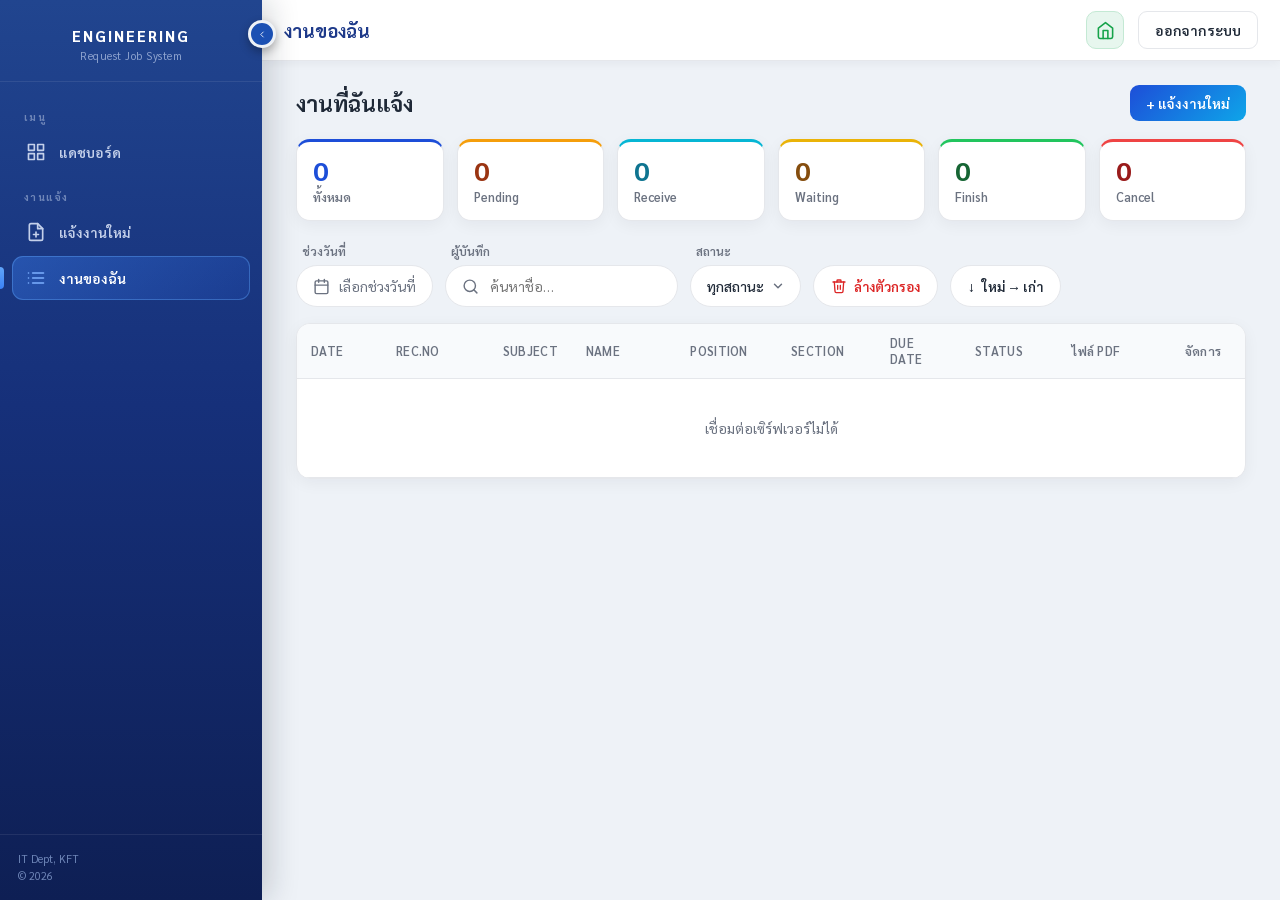
<file: myreports.html>
<!DOCTYPE html>
<html lang="th">
<head>
<meta charset="UTF-8" />
<meta name="viewport" content="width=device-width, initial-scale=1.0" />
<meta http-equiv="Cache-Control" content="no-store, must-revalidate" />
<title>งานของฉัน — Request Job</title>
<link rel="icon" type="image/x-icon" href="favicon.ico" />
<link rel="stylesheet" href="styles.css?v=100" />
</head>
<body class="app">

  <!-- ===== Sidebar ===== -->
  <aside class="sidebar" id="sidebar">
    <div class="sb-head">
      <button class="sb-toggle" id="sbToggle" aria-label="ย่อ/ขยายเมนู" title="ย่อ/ขยายเมนู">
        <svg viewBox="0 0 24 24" fill="none" stroke="currentColor" stroke-width="2" stroke-linecap="round" stroke-linejoin="round"><polyline points="15 18 9 12 15 6"/></svg>
      </button>
      <div class="sb-brand">ENGINEERING</div>
      <div class="sb-sub">Request Job System</div>
    </div>
    <nav class="sb-nav">
      <div class="sb-section">เมนู</div>
      <a class="sb-item" href="dashboard.html">
        <span class="sb-ico"><svg viewBox="0 0 24 24" fill="none" stroke="currentColor" stroke-width="2" stroke-linecap="round" stroke-linejoin="round"><rect x="3" y="3" width="7" height="7"/><rect x="14" y="3" width="7" height="7"/><rect x="14" y="14" width="7" height="7"/><rect x="3" y="14" width="7" height="7"/></svg></span>
        <span>แดชบอร์ด</span>
      </a>
      <div class="sb-section">งานแจ้ง</div>
      <a class="sb-item" href="form.html">
        <span class="sb-ico"><svg viewBox="0 0 24 24" fill="none" stroke="currentColor" stroke-width="2" stroke-linecap="round" stroke-linejoin="round"><path d="M14 2H6a2 2 0 0 0-2 2v16a2 2 0 0 0 2 2h12a2 2 0 0 0 2-2V8z"/><polyline points="14 2 14 8 20 8"/><line x1="12" y1="12" x2="12" y2="18"/><line x1="9" y1="15" x2="15" y2="15"/></svg></span>
        <span>แจ้งงานใหม่</span>
      </a>
      <a class="sb-item active" href="myreports.html">
        <span class="sb-ico"><svg viewBox="0 0 24 24" fill="none" stroke="currentColor" stroke-width="2" stroke-linecap="round" stroke-linejoin="round"><line x1="8" y1="6" x2="21" y2="6"/><line x1="8" y1="12" x2="21" y2="12"/><line x1="8" y1="18" x2="21" y2="18"/><line x1="3" y1="6" x2="3.01" y2="6"/><line x1="3" y1="12" x2="3.01" y2="12"/><line x1="3" y1="18" x2="3.01" y2="18"/></svg></span>
        <span>งานของฉัน</span>
      </a>
      <a class="sb-item eng-only" href="tasks.html" style="display:none">
        <span class="sb-ico"><svg viewBox="0 0 24 24" fill="none" stroke="currentColor" stroke-width="2" stroke-linecap="round" stroke-linejoin="round"><path d="M16 4h2a2 2 0 0 1 2 2v14a2 2 0 0 1-2 2H6a2 2 0 0 1-2-2V6a2 2 0 0 1 2-2h2"/><rect x="8" y="2" width="8" height="4" rx="1"/><path d="M9 14l2 2 4-4"/></svg></span>
        <span>งานที่ต้องดำเนินการ</span>
      </a>
      <a class="sb-item eng-only" href="report.html" style="display:none">
        <span class="sb-ico"><svg viewBox="0 0 24 24" fill="none" stroke="currentColor" stroke-width="2" stroke-linecap="round" stroke-linejoin="round"><path d="M3 3v18h18"/><rect x="7" y="11" width="3" height="6"/><rect x="12" y="7" width="3" height="10"/><rect x="17" y="13" width="3" height="4"/></svg></span>
        <span>รายงาน</span>
      </a>
      <div class="sb-section admin-only" style="display:none">ผู้ดูแลระบบ</div>
      <a class="sb-item admin-only" href="admin.html" style="display:none">
        <span class="sb-ico"><svg viewBox="0 0 24 24" fill="none" stroke="currentColor" stroke-width="2" stroke-linecap="round" stroke-linejoin="round"><path d="M12 22s8-4 8-10V5l-8-3-8 3v7c0 6 8 10 8 10z"/></svg></span>
        <span>จัดการผู้ใช้</span>
      </a>
    </nav>
    <div class="sb-foot">IT Dept, KFT<br>&copy; 2026</div>
  </aside>

  <!-- ===== Main ===== -->
  <div class="main">
  <header class="topbar">
    <button class="hamburger" id="hamburger" aria-label="เปิดเมนู">
      <svg viewBox="0 0 24 24" fill="none" stroke="currentColor" stroke-width="2" stroke-linecap="round" stroke-linejoin="round"><line x1="3" y1="6" x2="21" y2="6"/><line x1="3" y1="12" x2="21" y2="12"/><line x1="3" y1="18" x2="21" y2="18"/></svg>
    </button>
    <h2 class="page-title">งานของฉัน</h2>
    <div class="spacer"></div>
    <div id="notif-bell"></div>
    <div class="who" id="who"></div>
    <a class="btn-home" href="/kft-documents/home.html"><svg viewBox="0 0 24 24" fill="none" stroke="currentColor" stroke-width="2" stroke-linecap="round" stroke-linejoin="round"><path d="M3 9l9-7 9 7v11a2 2 0 0 1-2 2H5a2 2 0 0 1-2-2z"/><polyline points="9 22 9 12 15 12 15 22"/></svg>หน้าหลัก</a>
    <button class="btn ghost" id="logoutBtn">ออกจากระบบ</button>
  </header>

  <main class="wrap">
    <div class="page-head">
      <h1>งานที่ฉันแจ้ง</h1>
      <div class="spacer"></div>
      <a class="btn primary" href="form.html">+ แจ้งงานใหม่</a>
    </div>

    <section class="cards">
      <div class="card c-total"><div class="n" id="c_total">0</div><div class="l">ทั้งหมด</div></div>
      <div class="card c-pending"><div class="n" id="c_pending">0</div><div class="l">Pending</div></div>
      <div class="card c-receive"><div class="n" id="c_receive">0</div><div class="l">Receive</div></div>
      <div class="card c-waiting"><div class="n" id="c_waiting">0</div><div class="l">Waiting</div></div>
      <div class="card c-finish"><div class="n" id="c_finish">0</div><div class="l">Finish</div></div>
      <div class="card c-cancel"><div class="n" id="c_cancel">0</div><div class="l">Cancel</div></div>
    </section>

    <div id="filterbar"></div>

    <div class="table-wrap">
      <table class="data">
        <thead>
          <tr>
            <th style="width:100px;">Date</th>
            <th style="width:128px;">REC.NO</th>
            <th>Subject</th>
            <th style="width:130px;">Name</th>
            <th style="width:110px;">Position</th>
            <th style="width:110px;">Section</th>
            <th style="width:100px;">Due Date</th>
            <th style="width:110px;">Status</th>
            <th style="width:150px;">ไฟล์ PDF</th>
            <th style="width:80px;">จัดการ</th>
          </tr>
        </thead>
        <tbody id="rows">
          <tr><td class="empty" colspan="10">กำลังโหลด…</td></tr>
        </tbody>
      </table>
    </div>
    <div id="pagination"></div>
    <input type="file" id="pdfInput" accept="application/pdf" hidden>
  </main>
  </div><!-- /.main -->

  <div class="sb-backdrop" id="sbBackdrop"></div>

<script src="filters.js?v=2"></script>
<script src="notifications.js?v=2"></script>
<script>
  const STATUS_TH = { pending:'Pending', receive:'Receive', waiting:'Waiting', finish:'Finish', cancel:'Cancel' };
  const fmtDate = d => { if (!d) return '—'; const dt = new Date(d); return `${String(dt.getDate()).padStart(2,'0')}/${String(dt.getMonth()+1).padStart(2,'0')}/${dt.getFullYear()}`; };
  const esc = s => (s ?? '').toString().replace(/[&<>"]/g, c => ({'&':'&amp;','<':'&lt;','>':'&gt;','"':'&quot;'}[c]));

  fetch('api/me.php').then(async r => {
    if (!r.ok) { location.href = '/kft-documents/'; return; }
    const { user } = await r.json();
    document.getElementById('who').innerHTML =
      `<b>${esc(user.name)}</b><br>${esc(user.department||'')} · ${user.role}`;
    if (['engineer','admin'].includes(user.role))
      document.querySelectorAll('.eng-only').forEach(el => el.style.display = '');
    if (user.role === 'admin')
      document.querySelectorAll('.admin-only').forEach(el => el.style.display = '');
    NotifBell.init({ mount: '#notif-bell' });
  });

  document.getElementById('logoutBtn').addEventListener('click', async () => {
    await fetch('api/logout.php'); location.href = '/kft-documents/';
  });

  const rowsEl = document.getElementById('rows');
  let timer = null;
  let curPage = 1, curPerPage = 10;

  async function load(resetPage = true) {
    if (resetPage) curPage = 1;
    const f = FilterBar.state();
    const url = `api/request_list.php?mine=1&q=${encodeURIComponent(f.q)}&status=${encodeURIComponent(f.status)}`
              + `&date_from=${f.date_from}&date_to=${f.date_to}&sort=${f.sort}`
              + `&page=${curPage}&per_page=${curPerPage}`;
    try {
      const res = await fetch(url);
      if (!res.ok) { location.href = '/kft-documents/'; return; }
      const { rows, counts, total, pages } = await res.json();
      document.getElementById('c_total').textContent = counts.total ?? 0;
      document.getElementById('c_pending').textContent = counts.pending ?? 0;
      document.getElementById('c_receive').textContent = counts.receive ?? 0;
      document.getElementById('c_waiting').textContent = counts.waiting ?? 0;
      document.getElementById('c_finish').textContent = counts.finish ?? 0;
      document.getElementById('c_cancel').textContent = counts.cancel ?? 0;

      if (!rows.length) {
        document.getElementById('pagination').innerHTML = '';
        rowsEl.innerHTML = '<tr><td class="empty" colspan="10">คุณยังไม่ได้แจ้งงาน — กด "+ แจ้งงานใหม่" เพื่อเริ่ม</td></tr>';
        return;
      }
      renderPagination(total, pages);
      rowsEl.innerHTML = rows.map(r => `
        <tr onclick="location.href='form.html?id=${r.id}'">
          <td>${fmtDate(r.req_date)}</td>
          <td class="rec">${esc(r.rec_no)}</td>
          <td class="wrap">${esc(r.subject) || '<span style=color:#9aa0a6>(ไม่มีหัวข้อ)</span>'}</td>
          <td>${esc(r.req_name)||'—'}</td>
          <td>${esc(r.position)||'—'}</td>
          <td>${esc(r.section)||'—'}</td>
          <td>${fmtDate(r.due_date)}</td>
          <td><span class="badge ${r.status}">${STATUS_TH[r.status]||r.status}</span></td>
          <td>${pdfCell(r)}</td>
          <td>${actionCell(r)}</td>
        </tr>`).join('');
    } catch {
      rowsEl.innerHTML = '<tr><td class="empty" colspan="10">เชื่อมต่อเซิร์ฟเวอร์ไม่ได้</td></tr>';
    }
  }

  // ----- PDF attach (owner may attach ≤3MB; saved via request_attach.php) -----
  const MAX_PDF_MB = 3;
  let attachTargetId = null;
  function pdfCell(r){
    if (r.pdf_path) {
      return `<div style="display:flex;align-items:center;gap:6px;white-space:nowrap;">`+
             `<a href="${esc(r.pdf_path)}" target="_blank" onclick="event.stopPropagation()" `+
             `style="color:#16a34a;font-weight:700;text-decoration:none;font-size:13px;">ดู</a>`+
             `<button type="button" onclick="event.stopPropagation();attachPdf(${r.id})" `+
             `style="border:1px solid var(--line);background:#fff;border-radius:7px;padding:3px 8px;font:inherit;font-size:12px;cursor:pointer;">เปลี่ยน</button>`+
             `</div>`;
    }
    return `<button type="button" onclick="event.stopPropagation();attachPdf(${r.id})" `+
           `style="border:1px solid #1d4ed8;background:#eff6ff;color:#1d4ed8;border-radius:7px;padding:4px 10px;font:inherit;font-size:12px;font-weight:600;cursor:pointer;white-space:nowrap;">📎 แนบ PDF</button>`;
  }
  // ----- delete: the owner may remove their own job while it is still Pending -----
  function actionCell(r){
    if (r.status !== 'pending') return '<span style="color:#cbd5e1">—</span>';
    return `<button type="button" title="ลบงาน" onclick="event.stopPropagation();deleteRequest(${r.id},'${esc(r.rec_no)}')" `+
           `style="border:1px solid #fecaca;background:#fef2f2;color:#dc2626;border-radius:7px;padding:4px 10px;font:inherit;font-size:12px;font-weight:600;cursor:pointer;white-space:nowrap;">🗑 ลบ</button>`;
  }
  window.deleteRequest = async function(id, recNo){
    if (!confirm(`ต้องการลบงาน ${recNo} ใช่หรือไม่?\n(ลบได้เฉพาะงานที่ยังเป็น Pending — กู้คืนไม่ได้)`)) return;
    try {
      const res = await fetch('api/request_delete.php', {
        method:'DELETE', headers:{'Content-Type':'application/json'}, body:JSON.stringify({ id })
      });
      const d = await res.json();
      if (res.ok) load(false);
      else alert(d.error || 'ลบไม่สำเร็จ');
    } catch { alert('เชื่อมต่อเซิร์ฟเวอร์ไม่ได้'); }
  };

  window.attachPdf = function(id){ attachTargetId = id; const i = document.getElementById('pdfInput'); i.value = ''; i.click(); };
  document.getElementById('pdfInput').addEventListener('change', async e => {
    const f = e.target.files[0]; if (!f || !attachTargetId) return;
    if (f.type !== 'application/pdf') { alert('กรุณาเลือกไฟล์ PDF'); return; }
    if (f.size > MAX_PDF_MB * 1024 * 1024) {
      alert(`ไฟล์ใหญ่เกิน ${MAX_PDF_MB}MB (${(f.size/1024/1024).toFixed(1)}MB) — กรุณาเลือกไฟล์ที่เล็กลง`); return;
    }
    try {
      const fd = new FormData(); fd.append('file', f);
      const up = await fetch('api/upload.php', { method:'POST', body:fd });
      const ud = await up.json();
      if (!up.ok) { alert(ud.error || 'อัปโหลดไม่สำเร็จ'); return; }
      const at = await fetch('api/request_attach.php', {
        method:'POST', headers:{'Content-Type':'application/json'},
        body: JSON.stringify({ id: attachTargetId, pdf_path: ud.path })
      });
      const ad = await at.json();
      if (!at.ok) { alert(ad.error || 'แนบไฟล์ไม่สำเร็จ'); return; }
      load(false);
    } catch { alert('เชื่อมต่อเซิร์ฟเวอร์ไม่ได้'); }
  });

  function renderPagination(total, pages) {
    const el = document.getElementById('pagination');
    const opts = [10, 20, 50, 100].map(n =>
      `<option value="${n}"${n === curPerPage ? ' selected' : ''}>${n} แถว</option>`).join('');
    let btns = `<button class="pag-btn" ${curPage<=1?'disabled':''} onclick="goPage(${curPage-1})">‹</button>`;
    if (pages > 1) {
      const show = new Set([1, pages, curPage-1, curPage, curPage+1].filter(p => p>=1 && p<=pages));
      let prev = 0;
      [...show].sort((a,b)=>a-b).forEach(p => {
        if (prev && p - prev > 1) btns += `<span class="pag-info">…</span>`;
        btns += `<button class="pag-btn${p===curPage?' active':''}" onclick="goPage(${p})">${p}</button>`;
        prev = p;
      });
    }
    btns += `<button class="pag-btn" ${curPage>=pages?'disabled':''} onclick="goPage(${curPage+1})">›</button>`;
    el.innerHTML = `<div class="pagination">
      ${btns}
      <span class="pag-info">${total} รายการ</span>
      <select class="pag-perpage" onchange="changePerPage(this.value)">${opts}</select>
    </div>`;
  }
  window.goPage = function(p){ curPage = p; load(false); };
  window.changePerPage = function(v){ curPerPage = +v; load(true); };

  FilterBar.init({ mount:'#filterbar', status:true, onChange:() => load(true) });
  load(true);

  // ----- sidebar collapse / drawer -----
  const body = document.body;
  if (localStorage.getItem('sb-collapsed') === '1') body.classList.add('sidebar-collapsed');
  document.getElementById('sbToggle').addEventListener('click', () => {
    body.classList.toggle('sidebar-collapsed');
    localStorage.setItem('sb-collapsed', body.classList.contains('sidebar-collapsed') ? '1' : '0');
  });
  document.getElementById('hamburger').addEventListener('click', () => body.classList.toggle('sidebar-open'));
  document.getElementById('sbBackdrop').addEventListener('click', () => body.classList.remove('sidebar-open'));
</script>
</body>
</html>
</file>
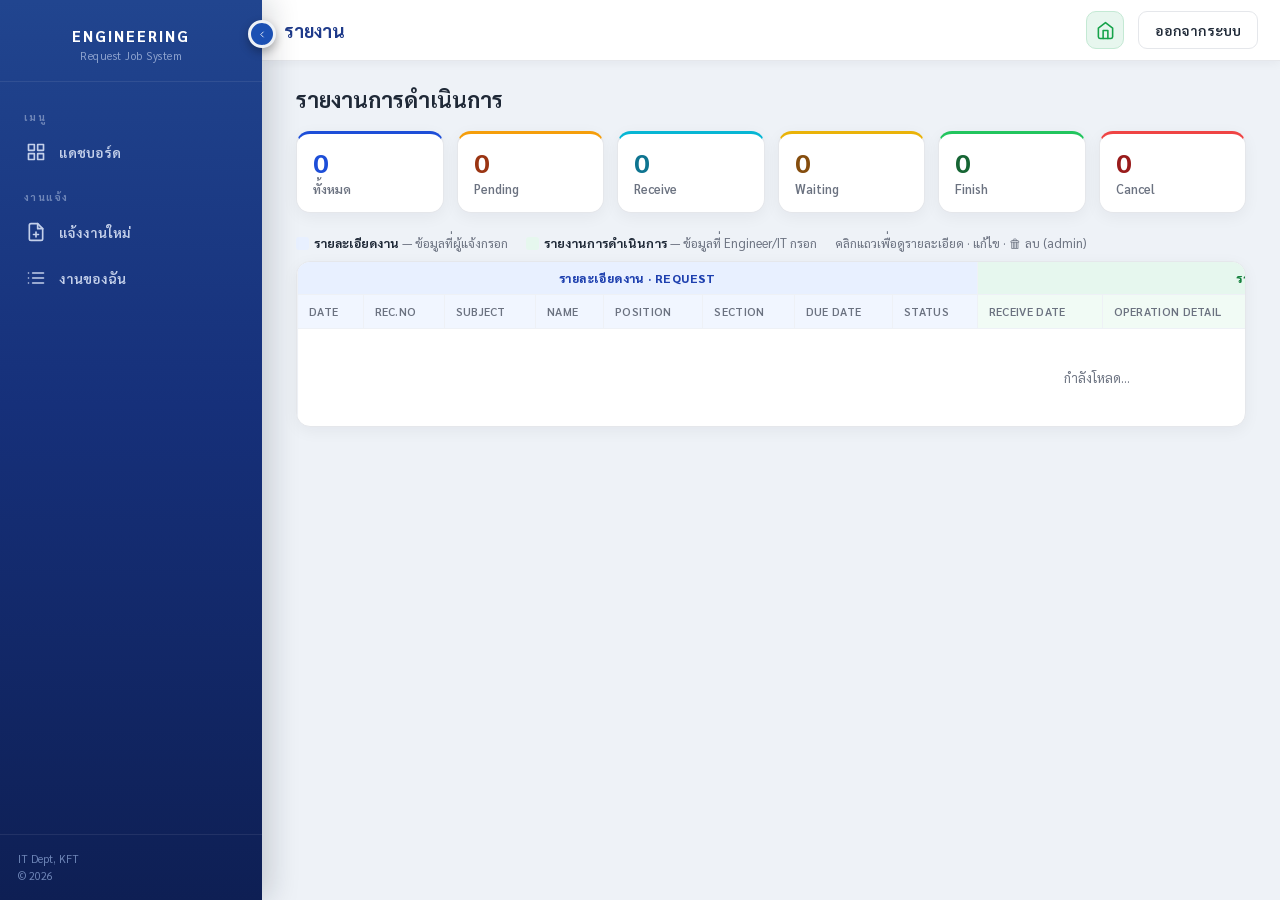
<file: report.html>
<!DOCTYPE html>
<html lang="th">
<head>
<meta charset="UTF-8" />
<meta name="viewport" content="width=device-width, initial-scale=1.0" />
<meta http-equiv="Cache-Control" content="no-store, must-revalidate" />
<title>รายงาน — Request Job</title>
<link rel="icon" type="image/x-icon" href="favicon.ico" />
<link rel="stylesheet" href="styles.css?v=100" />
<style>
  /* ---- wide comparison report table ---- */
  .rep-scroll{ overflow-x:auto; }
  table.rep{ width:100%; min-width:1600px; border-collapse:separate; border-spacing:0; font-size:13px; }
  table.rep th, table.rep td{ border-bottom:1px solid #eef1f6; border-right:1px solid #eef1f6; padding:9px 11px; text-align:left; vertical-align:top; }
  table.rep th:first-child, table.rep td:first-child{ border-left:1px solid #eef1f6; }
  table.rep tbody tr:last-child td{ border-bottom:none; }
  table.rep thead th{ position:sticky; top:0; z-index:1; }
  /* grouped header */
  table.rep .grp{ text-align:center; font-size:12px; font-weight:800; letter-spacing:.4px; text-transform:uppercase; padding:8px; }
  table.rep .grp.req{ background:#e8f0ff; color:#1e40af; }
  table.rep .grp.rep{ background:#e6f7ee; color:#15803d; }
  table.rep thead .sub th{ background:#f8fafc; color:var(--muted); font-weight:600; font-size:11.5px;
    text-transform:uppercase; letter-spacing:.3px; white-space:nowrap; }
  table.rep thead .sub th.req{ background:#f1f6ff; }
  table.rep thead .sub th.rep{ background:#f1fbf5; }
  table.rep tbody tr.data-row{ cursor:pointer; transition:background .12s; }
  table.rep tbody tr.data-row:hover{ background:#f4f8ff; }
  table.rep tbody tr.data-row.row-open{ background:#edf4ff !important; }
  table.rep tbody td.req{ background:#fbfdff; }
  table.rep .rec{ font-weight:700; color:var(--brand); white-space:nowrap; }
  table.rep .op{ min-width:240px; max-width:380px; white-space:pre-wrap; overflow-wrap:anywhere; }
  /* long free-text columns wrap onto the next line instead of overflowing */
  table.rep td.wrap{ max-width:240px; white-space:normal; overflow-wrap:anywhere; }
  table.rep .nowrap{ white-space:nowrap; }
  table.rep .empty{ text-align:center; color:var(--muted); padding:40px; cursor:default; }
  table.rep .pdf{ text-align:center; }
  table.rep .pdf a{ color:#16a34a; font-weight:800; font-size:15px; text-decoration:none; }
  table.rep .pdf a:hover{ color:#15803d; }
  table.rep .pdf .none{ color:#cbd5e1; }
  table.rep .pdf a.print{ color:#94a3b8; font-size:14px; }
  table.rep .pdf a.print:hover{ color:#475569; }
  .legend{ display:flex; gap:18px; flex-wrap:wrap; margin:0 0 10px; font-size:12.5px; color:var(--muted); }
  .legend b{ color:var(--ink); }
  .legend .sw{ display:inline-block; width:13px; height:13px; border-radius:3px; vertical-align:-2px; margin-right:5px; }

  /* ---- action buttons ---- */
  .acts{ white-space:nowrap; text-align:center; vertical-align:middle; }
  .act-btn{ display:inline-flex; align-items:center; gap:3px; padding:4px 9px; border-radius:999px; border:none; cursor:pointer; font-size:12px; font-weight:600; transition:all .15s; line-height:1.4; }
  .act-btn.edit{ background:#eff6ff; color:#2563eb; }
  .act-btn.edit:hover{ background:#2563eb; color:#fff; }
  .act-btn.del{ background:#fff1f2; color:#e11d48; }
  .act-btn.del:hover{ background:#e11d48; color:#fff; }

  /* ===== Report modal ===== */
  .modal-overlay{
    position:fixed; inset:0; z-index:200; display:none;
    align-items:flex-start; justify-content:center; padding:40px 16px;
    background:rgba(15,23,42,.55); backdrop-filter:blur(3px); overflow-y:auto;
    font-family:"Sarabun","Tahoma",Arial,sans-serif;
  }
  .modal-overlay.show{ display:flex; animation:ovIn .2s ease; }
  @keyframes ovIn{ from{ opacity:0 } to{ opacity:1 } }
  .modal{
    width:640px; max-width:100%; background:#fff; border-radius:18px;
    box-shadow:0 24px 60px rgba(0,0,0,.4); overflow:hidden;
    animation:mdIn .26s cubic-bezier(.2,.8,.2,1);
  }
  @keyframes mdIn{ from{ opacity:0; transform:translateY(22px) scale(.98) } to{ opacity:1; transform:none } }
  .modal-head{
    background:linear-gradient(135deg,#1d4ed8,#0ea5e9); color:#fff;
    padding:16px 22px; display:flex; align-items:center; gap:12px;
  }
  .modal-head .mh-ico{ width:34px; height:34px; border-radius:10px; background:rgba(255,255,255,.18);
    display:flex; align-items:center; justify-content:center; font-size:18px; flex:0 0 auto; }
  .modal-head h3{ margin:0; font-size:17px; font-weight:800; }
  .modal-head .rec{ font-size:12.5px; opacity:.92; margin-top:2px; }
  .modal-head .x{ margin-left:auto; background:rgba(255,255,255,.16); border:none; color:#fff;
    width:34px; height:34px; border-radius:10px; font-size:20px; cursor:pointer; line-height:1;
    transition:background .15s; }
  .modal-head .x:hover{ background:rgba(255,255,255,.32); }
  .modal-body{ padding:20px 22px; max-height:calc(100vh - 230px); overflow-y:auto; }
  .modal-foot{ padding:14px 22px; border-top:1px solid var(--line); display:flex; gap:10px; justify-content:flex-end;
    background:#f8fafc; }
  .fgrid{ display:grid; grid-template-columns:1fr 1fr; gap:14px 16px; }
  .field{ display:flex; flex-direction:column; gap:5px; }
  .field.full{ grid-column:1 / -1; }
  .field label{ font-size:12.5px; font-weight:700; color:#374151; }
  .field label small{ font-weight:400; color:#9aa0a6; }
  .field input, .field textarea, .field select{
    font:inherit; font-size:14px; color:var(--ink); padding:9px 11px;
    border:1px solid var(--line); border-radius:10px; background:#fff; outline:none; width:100%;
    transition:border-color .15s, box-shadow .15s;
  }
  .field textarea{ resize:vertical; min-height:84px; }
  .field input:focus, .field textarea:focus, .field select:focus{
    border-color:#1d4ed8; box-shadow:0 0 0 3px rgba(29,78,216,.14);
  }
  .pdfzone{ display:flex; align-items:center; gap:12px; border:1.5px dashed var(--line);
    border-radius:12px; padding:12px 14px; background:#fbfdff; transition:border-color .15s, background .15s; }
  .pdfzone:hover{ border-color:#1d4ed8; background:#f3f8ff; }
  .pdfzone .pz-ico{ width:38px; height:38px; border-radius:10px; background:#fee2e2; color:#dc2626;
    display:flex; align-items:center; justify-content:center; font-weight:800; font-size:12px; flex:0 0 auto; }
  .pdfzone .pz-name{ font-size:13px; color:var(--ink); word-break:break-all; }
  .pdfzone .pz-name .muted{ color:#9aa0a6; }
  .pdfzone a{ color:#1d4ed8; font-weight:700; text-decoration:none; }
  .pdfzone .pz-clear{ margin-left:auto; border:none; background:#fee2e2; color:#dc2626; border-radius:8px;
    padding:5px 10px; cursor:pointer; font:inherit; font-size:12px; font-weight:700; }

  /* ---- detail accordion row ---- */
  tr.detail-row td{ padding:0 !important; border-top:none !important; }
  .prev-card{ display:flex; border-top:3px solid #3b82f6; animation:slideDown .18s ease; }
  @keyframes slideDown{ from{ opacity:0; transform:translateY(-4px); } to{ opacity:1; transform:none; } }
  .prev-sec{ flex:1; padding:14px 20px; }
  .prev-req{ background:#f7faff; border-right:1px solid #dde8ff; }
  .prev-rep{ background:#f7fffe; border-right:1px solid #eef1f6; }
  .prev-act{ background:#f8fafc; padding:14px 18px; display:flex; flex-direction:column; gap:8px; align-items:flex-start; justify-content:center; min-width:140px; }
  .prev-head{ font-size:11px; font-weight:800; letter-spacing:.5px; text-transform:uppercase; margin-bottom:10px; }
  .prev-req .prev-head{ color:#1e40af; }
  .prev-rep .prev-head{ color:#15803d; }
  .prev-act .prev-head{ color:var(--muted); }
  .prev-grid{ display:grid; grid-template-columns:110px 1fr; row-gap:6px; column-gap:10px; font-size:12.5px; align-items:start; }
  .pk{ color:var(--muted); font-size:12px; padding-top:1px; }
  .pv{ color:var(--ink); }
  .pv-wrap{ white-space:pre-wrap; }
  .prev-act .act-btn{ width:100%; justify-content:center; }
  .prev-act .act-btn.del:hover{ background:#fff1f2; }
</style>
</head>
<body class="app">

  <!-- ===== Sidebar ===== -->
  <aside class="sidebar" id="sidebar">
    <div class="sb-head">
      <button class="sb-toggle" id="sbToggle" aria-label="ย่อ/ขยายเมนู" title="ย่อ/ขยายเมนู">
        <svg viewBox="0 0 24 24" fill="none" stroke="currentColor" stroke-width="2" stroke-linecap="round" stroke-linejoin="round"><polyline points="15 18 9 12 15 6"/></svg>
      </button>
      <div class="sb-brand">ENGINEERING</div>
      <div class="sb-sub">Request Job System</div>
    </div>
    <nav class="sb-nav">
      <div class="sb-section">เมนู</div>
      <a class="sb-item" href="dashboard.html">
        <span class="sb-ico"><svg viewBox="0 0 24 24" fill="none" stroke="currentColor" stroke-width="2" stroke-linecap="round" stroke-linejoin="round"><rect x="3" y="3" width="7" height="7"/><rect x="14" y="3" width="7" height="7"/><rect x="14" y="14" width="7" height="7"/><rect x="3" y="14" width="7" height="7"/></svg></span>
        <span>แดชบอร์ด</span>
      </a>
      <div class="sb-section">งานแจ้ง</div>
      <a class="sb-item" href="form.html">
        <span class="sb-ico"><svg viewBox="0 0 24 24" fill="none" stroke="currentColor" stroke-width="2" stroke-linecap="round" stroke-linejoin="round"><path d="M14 2H6a2 2 0 0 0-2 2v16a2 2 0 0 0 2 2h12a2 2 0 0 0 2-2V8z"/><polyline points="14 2 14 8 20 8"/><line x1="12" y1="12" x2="12" y2="18"/><line x1="9" y1="15" x2="15" y2="15"/></svg></span>
        <span>แจ้งงานใหม่</span>
      </a>
      <a class="sb-item" href="myreports.html">
        <span class="sb-ico"><svg viewBox="0 0 24 24" fill="none" stroke="currentColor" stroke-width="2" stroke-linecap="round" stroke-linejoin="round"><line x1="8" y1="6" x2="21" y2="6"/><line x1="8" y1="12" x2="21" y2="12"/><line x1="8" y1="18" x2="21" y2="18"/><line x1="3" y1="6" x2="3.01" y2="6"/><line x1="3" y1="12" x2="3.01" y2="12"/><line x1="3" y1="18" x2="3.01" y2="18"/></svg></span>
        <span>งานของฉัน</span>
      </a>
      <a class="sb-item eng-only" href="tasks.html" style="display:none">
        <span class="sb-ico"><svg viewBox="0 0 24 24" fill="none" stroke="currentColor" stroke-width="2" stroke-linecap="round" stroke-linejoin="round"><path d="M16 4h2a2 2 0 0 1 2 2v14a2 2 0 0 1-2 2H6a2 2 0 0 1-2-2V6a2 2 0 0 1 2-2h2"/><rect x="8" y="2" width="8" height="4" rx="1"/><path d="M9 14l2 2 4-4"/></svg></span>
        <span>งานที่ต้องดำเนินการ</span>
      </a>
      <a class="sb-item active eng-only" href="report.html" style="display:none">
        <span class="sb-ico"><svg viewBox="0 0 24 24" fill="none" stroke="currentColor" stroke-width="2" stroke-linecap="round" stroke-linejoin="round"><path d="M3 3v18h18"/><rect x="7" y="11" width="3" height="6"/><rect x="12" y="7" width="3" height="10"/><rect x="17" y="13" width="3" height="4"/></svg></span>
        <span>รายงาน</span>
      </a>
      <div class="sb-section admin-only" style="display:none">ผู้ดูแลระบบ</div>
      <a class="sb-item admin-only" href="admin.html" style="display:none">
        <span class="sb-ico"><svg viewBox="0 0 24 24" fill="none" stroke="currentColor" stroke-width="2" stroke-linecap="round" stroke-linejoin="round"><path d="M12 22s8-4 8-10V5l-8-3-8 3v7c0 6 8 10 8 10z"/></svg></span>
        <span>จัดการผู้ใช้</span>
      </a>
    </nav>
    <div class="sb-foot">IT Dept, KFT<br>&copy; 2026</div>
  </aside>

  <!-- ===== Main ===== -->
  <div class="main">
  <header class="topbar">
    <button class="hamburger" id="hamburger" aria-label="เปิดเมนู">
      <svg viewBox="0 0 24 24" fill="none" stroke="currentColor" stroke-width="2" stroke-linecap="round" stroke-linejoin="round"><line x1="3" y1="6" x2="21" y2="6"/><line x1="3" y1="12" x2="21" y2="12"/><line x1="3" y1="18" x2="21" y2="18"/></svg>
    </button>
    <h2 class="page-title">รายงาน</h2>
    <div class="spacer"></div>
    <div id="notif-bell"></div>
    <div class="who" id="who"></div>
    <a class="btn-home" href="/kft-documents/home.html"><svg viewBox="0 0 24 24" fill="none" stroke="currentColor" stroke-width="2" stroke-linecap="round" stroke-linejoin="round"><path d="M3 9l9-7 9 7v11a2 2 0 0 1-2 2H5a2 2 0 0 1-2-2z"/><polyline points="9 22 9 12 15 12 15 22"/></svg>หน้าหลัก</a>
    <button class="btn ghost" id="logoutBtn">ออกจากระบบ</button>
  </header>

  <main class="wrap">
    <div class="page-head">
      <h1>รายงานการดำเนินการ</h1>
      <div class="spacer"></div>
    </div>

    <section class="cards">
      <div class="card c-total"><div class="n" id="c_total">0</div><div class="l">ทั้งหมด</div></div>
      <div class="card c-pending"><div class="n" id="c_pending">0</div><div class="l">Pending</div></div>
      <div class="card c-receive"><div class="n" id="c_receive">0</div><div class="l">Receive</div></div>
      <div class="card c-waiting"><div class="n" id="c_waiting">0</div><div class="l">Waiting</div></div>
      <div class="card c-finish"><div class="n" id="c_finish">0</div><div class="l">Finish</div></div>
      <div class="card c-cancel"><div class="n" id="c_cancel">0</div><div class="l">Cancel</div></div>
    </section>

    <div id="filterbar"></div>

    <div class="legend">
      <span><span class="sw" style="background:#e8f0ff"></span><b>รายละเอียดงาน</b> — ข้อมูลที่ผู้แจ้งกรอก</span>
      <span><span class="sw" style="background:#e6f7ee"></span><b>รายงานการดำเนินการ</b> — ข้อมูลที่ Engineer/IT กรอก</span>
      <span>คลิกแถวเพื่อดูรายละเอียด · แก้ไข · 🗑 ลบ (admin)</span>
    </div>

    <div class="table-wrap">
      <div class="rep-scroll">
      <table class="rep">
        <thead>
          <tr>
            <th class="grp req" colspan="8">รายละเอียดงาน · REQUEST</th>
            <th class="grp rep" colspan="7">รายงานการดำเนินการ · OPERATION REPORT</th>
            <th class="grp" style="background:#f8fafc; width:140px;"></th>
          </tr>
          <tr class="sub">
            <th class="req">Date</th>
            <th class="req">REC.NO</th>
            <th class="req">Subject</th>
            <th class="req">Name</th>
            <th class="req">Position</th>
            <th class="req">Section</th>
            <th class="req">Due Date</th>
            <th class="req">Status</th>
            <th class="rep">Receive Date</th>
            <th class="rep">Operation Detail</th>
            <th class="rep">Schedule Date</th>
            <th class="rep">Finish Date</th>
            <th class="rep">Remark</th>
            <th class="rep">Section</th>
            <th class="rep">PDF</th>
            <th style="background:#f8fafc;"></th>
          </tr>
        </thead>
        <tbody id="rows">
          <tr><td class="empty" colspan="16">กำลังโหลด…</td></tr>
        </tbody>
      </table>
      </div>
    </div>
    <div id="pagination"></div>
  </main>
  </div><!-- /.main -->

  <div class="sb-backdrop" id="sbBackdrop"></div>

  <!-- ===== Report modal ===== -->
  <div class="modal-overlay" id="repModal">
    <div class="modal" role="dialog" aria-modal="true">
      <div class="modal-head">
        <div class="mh-ico">📝</div>
        <div>
          <h3>รายงานการดำเนินการ</h3>
          <div class="rec" id="m_rec">—</div>
        </div>
        <button class="x" id="m_close" title="ปิด">×</button>
      </div>
      <div class="modal-body">
        <div class="fgrid">
          <div class="field full">
            <label>Operation Detail <small>รายละเอียดการดำเนินงาน</small></label>
            <textarea id="m_operation" placeholder="อธิบายสิ่งที่ดำเนินการ…"></textarea>
          </div>
          <div class="field">
            <label>Receive Date <small>วันที่รับแจ้ง</small></label>
            <input type="date" id="m_received">
          </div>
          <div class="field">
            <label>Section <small>ส่วนงานที่ดำเนินการ</small></label>
            <select id="m_section">
              <option value="IT">IT</option>
              <option value="Production Engineer">Production Engineer</option>
            </select>
          </div>
          <div class="field">
            <label>Schedule Date <small>กำหนดการ</small></label>
            <input type="date" id="m_schedule">
          </div>
          <div class="field">
            <label>Finish Date <small>วันที่เสร็จ</small></label>
            <input type="date" id="m_finish">
          </div>
          <div class="field">
            <label>Remark <small>หมายเหตุ / สถานะ</small></label>
            <input type="text" id="m_remark" placeholder="เช่น รอของ">
          </div>
          <div class="field">
            <label>สถานะงาน <small>Status</small></label>
            <select id="m_status">
              <option value="pending">Pending</option>
              <option value="receive">Receive</option>
              <option value="waiting">Waiting</option>
              <option value="finish">Finish</option>
              <option value="cancel">Cancel</option>
            </select>
          </div>
          <div class="field full">
            <label>PDF <small>แนบไฟล์รายงาน (PDF, ไม่เกิน 10MB)</small></label>
            <div class="pdfzone" id="m_pdfzone">
              <div class="pz-ico">PDF</div>
              <div class="pz-name" id="m_pdfname"><span class="muted">ยังไม่มีไฟล์ — คลิกเพื่อแนบ</span></div>
              <button type="button" class="pz-clear" id="m_pdfclear" style="display:none">ลบไฟล์</button>
            </div>
            <input type="file" id="m_pdfinput" accept="application/pdf" hidden>
          </div>
        </div>
      </div>
      <div class="modal-foot">
        <button class="btn ghost" id="m_cancel">ยกเลิก</button>
        <button class="btn primary" id="m_save">💾 บันทึกรายงาน</button>
      </div>
    </div>
  </div>

<script src="filters.js?v=2"></script>
<script src="notifications.js?v=2"></script>
<script src="datepicker.js?v=1"></script>
<script>
  const STATUS_TH = { pending:'Pending', receive:'Receive', waiting:'Waiting', finish:'Finish', cancel:'Cancel' };
  const fmtDate = d => { if (!d) return '—'; const dt = new Date(d); return `${String(dt.getDate()).padStart(2,'0')}/${String(dt.getMonth()+1).padStart(2,'0')}/${dt.getFullYear()}`; };
  const esc = s => (s ?? '').toString().replace(/[&<>"]/g, c => ({'&':'&amp;','<':'&lt;','>':'&gt;','"':'&quot;'}[c]));

  let userRole = '';
  let openId = null;
  const byId = {};
  let curPage = 1, curPerPage = 10;

  // guard: engineer/admin only
  fetch('api/me.php').then(async r => {
    if (!r.ok) { location.href = '/kft-documents/'; return; }
    const { user } = await r.json();
    if (!['engineer','admin'].includes(user.role)) { location.href = 'dashboard.html'; return; }
    userRole = user.role;
    document.getElementById('who').innerHTML =
      `<b>${esc(user.name)}</b><br>${esc(user.department||'')} · ${user.role}`;
    document.querySelectorAll('.eng-only').forEach(el => el.style.display = '');
    if (user.role === 'admin') document.querySelectorAll('.admin-only').forEach(el => el.style.display = '');
    NotifBell.init({ mount: '#notif-bell' });
    FilterBar.init({ mount:'#filterbar', status:true, onChange:() => load(true) });
    load();
  });

  document.getElementById('logoutBtn').addEventListener('click', async () => {
    await fetch('api/logout.php'); location.href = '/kft-documents/';
  });

  const rowsEl = document.getElementById('rows');

  function toggleDetail(id) {
    const detRow = document.getElementById('detail-' + id);
    const dataRow = document.getElementById('row-' + id);
    if (!detRow) return;
    if (openId === id) {
      detRow.style.display = 'none';
      dataRow.classList.remove('row-open');
      openId = null;
    } else {
      if (openId) {
        const prev = document.getElementById('detail-' + openId);
        const prevRow = document.getElementById('row-' + openId);
        if (prev) prev.style.display = 'none';
        if (prevRow) prevRow.classList.remove('row-open');
      }
      detRow.style.display = '';
      dataRow.classList.add('row-open');
      openId = id;
    }
  }

  async function del(id) {
    if (!confirm('ลบรายการนี้ออกจากระบบ?\nไม่สามารถกู้คืนได้')) return;
    try {
      const res = await fetch('api/request_delete.php', {
        method: 'DELETE',
        headers: { 'Content-Type': 'application/json' },
        body: JSON.stringify({ id })
      });
      const j = await res.json();
      if (j.ok) {
        if (openId === id) openId = null;
        load();
      } else {
        alert('ลบไม่สำเร็จ: ' + (j.error || 'unknown'));
      }
    } catch {
      alert('เชื่อมต่อเซิร์ฟเวอร์ไม่ได้');
    }
  }

  async function load(resetPage = true) {
    if (resetPage) curPage = 1;
    const f = FilterBar.state();
    const url = `api/request_list.php?q=${encodeURIComponent(f.q)}&status=${encodeURIComponent(f.status)}`
              + `&date_from=${f.date_from}&date_to=${f.date_to}&sort=${f.sort}`
              + `&page=${curPage}&per_page=${curPerPage}`;
    try {
      const res = await fetch(url);
      if (!res.ok) { location.href = '/kft-documents/'; return; }
      const { rows, counts, total, pages } = await res.json();
      document.getElementById('c_total').textContent = counts.total ?? 0;
      document.getElementById('c_pending').textContent = counts.pending ?? 0;
      document.getElementById('c_receive').textContent = counts.receive ?? 0;
      document.getElementById('c_waiting').textContent = counts.waiting ?? 0;
      document.getElementById('c_finish').textContent = counts.finish ?? 0;
      document.getElementById('c_cancel').textContent = counts.cancel ?? 0;
      openId = null;
      renderPagination(total, pages);

      if (!rows.length) {
        rowsEl.innerHTML = '<tr><td class="empty" colspan="16">ไม่มีรายการ</td></tr>';
        return;
      }

      rowsEl.innerHTML = rows.flatMap(r => {
        const reported = (r.operation_detail && r.operation_detail.trim()) || r.finish_date || r.date_received;
        const pdfCell = r.pdf_path
          ? `<a href="${esc(r.pdf_path)}" target="_blank" title="เปิดไฟล์ PDF ที่แนบ" onclick="event.stopPropagation()">✓</a>`
          : (reported
              ? `<a href="form.html?id=${r.id}" class="print" title="ยังไม่แนบไฟล์ — เปิดเอกสารเพื่อพิมพ์" onclick="event.stopPropagation()">🖨</a>`
              : `<span class="none" title="ยังไม่ได้รายงาน">—</span>`);
        const remark = r.result_status || (r.schedule_flag === 'no_schedule' ? (r.schedule_cause || 'No Schedule') : '');

        byId[r.id] = r;
        // action buttons
        const editBtn = `<button class="act-btn edit" onclick="event.stopPropagation();openReport(${r.id})" title="แก้ไขรายงาน">แก้ไข</button>`;
        const delBtn  = userRole === 'admin'
          ? `<button class="act-btn del" onclick="event.stopPropagation();del(${r.id})" title="ลบรายการนี้">🗑</button>`
          : '';

        // preview PDF link (larger)
        const pdfPreview = r.pdf_path
          ? `<a href="${esc(r.pdf_path)}" target="_blank" style="color:#16a34a;font-weight:700;text-decoration:none;" onclick="event.stopPropagation()">✓ เปิดไฟล์ PDF</a>`
          : (reported ? `<a href="form.html?id=${r.id}" style="color:#94a3b8;text-decoration:none;" onclick="event.stopPropagation()">🖨 พิมพ์เอกสาร</a>` : '—');

        // detail accordion content
        const detail = `
          <tr class="detail-row" id="detail-${r.id}" style="display:none">
            <td colspan="16">
              <div class="prev-card">
                <div class="prev-sec prev-req">
                  <div class="prev-head">📋 รายละเอียดงาน · REQUEST</div>
                  <div class="prev-grid">
                    <span class="pk">หัวข้องาน</span><span class="pv">${esc(r.subject)||'—'}</span>
                    <span class="pk">วันที่แจ้ง</span><span class="pv">${fmtDate(r.req_date)}</span>
                    <span class="pk">ผู้แจ้ง</span><span class="pv">${esc(r.req_name)||'—'}</span>
                    <span class="pk">ตำแหน่ง</span><span class="pv">${esc(r.position)||'—'}</span>
                    <span class="pk">แผนก</span><span class="pv">${esc(r.section)||'—'}</span>
                    <span class="pk">กำหนดเสร็จ</span><span class="pv">${fmtDate(r.due_date)}</span>
                    <span class="pk">สถานะ</span><span class="pv"><span class="badge ${r.status}">${STATUS_TH[r.status]||r.status}</span></span>
                    <span class="pk">เลขที่</span><span class="pv" style="font-weight:700;color:var(--brand)">${esc(r.rec_no)||'—'}</span>
                  </div>
                </div>
                <div class="prev-sec prev-rep">
                  <div class="prev-head">📊 รายงานการดำเนินการ · OPERATION REPORT</div>
                  <div class="prev-grid">
                    <span class="pk">วันที่รับงาน</span><span class="pv">${fmtDate(r.date_received)}</span>
                    <span class="pk">รายละเอียด</span><span class="pv pv-wrap">${esc(r.operation_detail)||'—'}</span>
                    <span class="pk">วันนัด</span><span class="pv">${fmtDate(r.schedule_date)}</span>
                    <span class="pk">วันเสร็จ</span><span class="pv">${fmtDate(r.finish_date)}</span>
                    <span class="pk">หมายเหตุ</span><span class="pv">${esc(remark)||'—'}</span>
                    <span class="pk">แผนก</span><span class="pv">${esc(r.for_section)||'—'}</span>
                    <span class="pk">เอกสาร</span><span class="pv">${pdfPreview}</span>
                  </div>
                </div>
                <div class="prev-act">
                  <div class="prev-head">การดำเนินการ</div>
                  <button class="act-btn edit" onclick="openReport(${r.id})" style="width:100%;justify-content:center;">แก้ไขรายงาน</button>
                  ${userRole === 'admin' ? `<button class="act-btn del" onclick="del(${r.id})" style="width:100%;justify-content:center;">🗑 ลบรายการ</button>` : ''}
                </div>
              </div>
            </td>
          </tr>`;

        return [
          `<tr class="data-row" id="row-${r.id}" onclick="toggleDetail(${r.id})">
            <td class="req nowrap">${fmtDate(r.req_date)}</td>
            <td class="req rec">${esc(r.rec_no)}</td>
            <td class="req wrap">${esc(r.subject) || '<span style=color:#9aa0a6>(ไม่มีหัวข้อ)</span>'}</td>
            <td class="req">${esc(r.req_name)||'—'}</td>
            <td class="req">${esc(r.position)||'—'}</td>
            <td class="req">${esc(r.section)||'—'}</td>
            <td class="req nowrap">${fmtDate(r.due_date)}</td>
            <td class="req"><span class="badge ${r.status}">${STATUS_TH[r.status]||r.status}</span></td>
            <td class="nowrap">${fmtDate(r.date_received)}</td>
            <td class="op">${esc(r.operation_detail) || '<span style=color:#cbd5e1>—</span>'}</td>
            <td class="nowrap">${fmtDate(r.schedule_date)}</td>
            <td class="nowrap">${fmtDate(r.finish_date)}</td>
            <td class="wrap">${esc(remark) || '—'}</td>
            <td>${esc(r.for_section)||'—'}</td>
            <td class="pdf">${pdfCell}</td>
            <td class="acts">${editBtn} ${delBtn}</td>
          </tr>`,
          detail
        ];
      }).join('');

    } catch {
      rowsEl.innerHTML = '<tr><td class="empty" colspan="16">เชื่อมต่อเซิร์ฟเวอร์ไม่ได้</td></tr>';
    }
  }


  function renderPagination(total, pages) {
    const el = document.getElementById('pagination');
    const opts = [10, 20, 50, 100].map(n =>
      `<option value="${n}"${n === curPerPage ? ' selected' : ''}>${n} แถว</option>`).join('');
    let btns = `<button class="pag-btn" ${curPage<=1?'disabled':''} onclick="goPage(${curPage-1})">‹</button>`;
    if (pages > 1) {
      const show = new Set([1, pages, curPage-1, curPage, curPage+1].filter(p => p>=1 && p<=pages));
      let prev = 0;
      [...show].sort((a,b)=>a-b).forEach(p => {
        if (prev && p - prev > 1) btns += `<span class="pag-info">…</span>`;
        btns += `<button class="pag-btn${p===curPage?' active':''}" onclick="goPage(${p})">${p}</button>`;
        prev = p;
      });
    }
    btns += `<button class="pag-btn" ${curPage>=pages?'disabled':''} onclick="goPage(${curPage+1})">›</button>`;
    el.innerHTML = `<div class="pagination">
      ${btns}
      <span class="pag-info">${total} รายการ</span>
      <select class="pag-perpage" onchange="changePerPage(this.value)">${opts}</select>
    </div>`;
  }
  window.goPage = function(p){ curPage = p; load(false); };
  window.changePerPage = function(v){ curPerPage = +v; load(true); };

  // ===================== Report modal =====================
  const $m = id => document.getElementById(id);
  const modal = $m('repModal');
  let curId = null, curRow = null, pdfPath = null;

  function setPdfUI(path){
    const name = $m('m_pdfname'), clr = $m('m_pdfclear');
    if (path){
      const file = path.split('/').pop();
      name.innerHTML = `<a href="${path}" target="_blank" title="เปิดไฟล์">📄 ${esc(file)}</a>`;
      clr.style.display = '';
    } else {
      name.innerHTML = '<span class="muted">ยังไม่มีไฟล์ — คลิกเพื่อแนบ</span>';
      clr.style.display = 'none';
    }
  }

  window.openReport = function(id){
    const r = byId[id]; if (!r) return;
    curId = id; curRow = r; pdfPath = undefined;
    $m('m_rec').textContent = `${r.rec_no} · ${r.subject || '(ไม่มีหัวข้อ)'}`;
    $m('m_operation').value = r.operation_detail || '';
    $m('m_received').value  = r.date_received || r.req_date || '';
    $m('m_schedule').value  = r.schedule_date || '';
    $m('m_finish').value    = r.finish_date || '';
    $m('m_remark').value    = r.result_status || '';
    $m('m_section').value   = (r.for_section === 'Production Engineer') ? 'Production Engineer' : 'IT';
    $m('m_status').value    = r.status || 'pending';
    setPdfUI(r.pdf_path || '');
    $m('m_pdfinput').value = '';
    const sb = $m('m_save'); sb.disabled = false; sb.textContent = '💾 บันทึกรายงาน';
    modal.classList.add('show');
    document.body.style.overflow = 'hidden';
  };

  function closeModal(){ modal.classList.remove('show'); document.body.style.overflow = ''; curId = null; }
  $m('m_close').addEventListener('click', closeModal);
  $m('m_cancel').addEventListener('click', closeModal);
  modal.addEventListener('click', e => { if (e.target === modal) closeModal(); });
  document.addEventListener('keydown', e => { if (e.key === 'Escape' && modal.classList.contains('show')) closeModal(); });

  $m('m_pdfzone').addEventListener('click', e => { if (e.target.id !== 'm_pdfclear') $m('m_pdfinput').click(); });
  $m('m_pdfclear').addEventListener('click', () => { pdfPath = ''; $m('m_pdfinput').value=''; setPdfUI(''); });
  $m('m_pdfinput').addEventListener('change', async e => {
    const f = e.target.files[0]; if (!f) return;
    if (f.type !== 'application/pdf'){ alert('กรุณาเลือกไฟล์ PDF'); e.target.value=''; return; }
    if (f.size > 10*1024*1024){ alert('ไฟล์ PDF ใหญ่เกิน 10MB'); e.target.value=''; return; }
    $m('m_pdfname').innerHTML = '<span class="muted">กำลังอัปโหลด…</span>';
    const fd = new FormData(); fd.append('file', f);
    try{
      const res = await fetch('api/upload.php', { method:'POST', body:fd });
      const d = await res.json();
      if (res.ok){ pdfPath = d.path; setPdfUI(d.path); }
      else { alert(d.error || 'อัปโหลดไม่สำเร็จ'); setPdfUI(curRow?.pdf_path || ''); }
    } catch { alert('เชื่อมต่อไม่ได้'); setPdfUI(curRow?.pdf_path || ''); }
  });

  $m('m_save').addEventListener('click', async () => {
    if (!curId) return;
    const btn = $m('m_save'); btn.disabled = true; const old = btn.textContent; btn.textContent = 'กำลังบันทึก…';
    const payload = {
      id: curId,
      operation_detail: $m('m_operation').value,
      date_received: $m('m_received').value,
      schedule_date: $m('m_schedule').value,
      finish_date:   $m('m_finish').value,
      result_status: $m('m_remark').value,
      for_section:   $m('m_section').value,
      status:        $m('m_status').value,
      schedule_flag: curRow?.schedule_flag || null,
      schedule_cause: curRow?.schedule_cause || null,
    };
    if (pdfPath !== undefined) payload.pdf_path = pdfPath;
    try{
      const res = await fetch('api/request_update.php', {
        method:'POST', headers:{'Content-Type':'application/json'}, body:JSON.stringify(payload)
      });
      const d = await res.json();
      if (res.ok){ closeModal(); load(); }
      else { alert(d.error || 'บันทึกไม่สำเร็จ'); btn.disabled=false; btn.textContent=old; }
    } catch { alert('เชื่อมต่อเซิร์ฟเวอร์ไม่ได้'); btn.disabled=false; btn.textContent=old; }
    finally { if (modal.classList.contains('show')){ btn.disabled=false; btn.textContent=old; } }
  });

  ['m_received','m_schedule','m_finish'].forEach(DatePicker.attach);

  // ----- sidebar collapse / drawer -----
  const body = document.body;
  if (localStorage.getItem('sb-collapsed') === '1') body.classList.add('sidebar-collapsed');
  document.getElementById('sbToggle').addEventListener('click', () => {
    body.classList.toggle('sidebar-collapsed');
    localStorage.setItem('sb-collapsed', body.classList.contains('sidebar-collapsed') ? '1' : '0');
  });
  document.getElementById('hamburger').addEventListener('click', () => body.classList.toggle('sidebar-open'));
  document.getElementById('sbBackdrop').addEventListener('click', () => body.classList.remove('sidebar-open'));
</script>
</body>
</html>
</file>
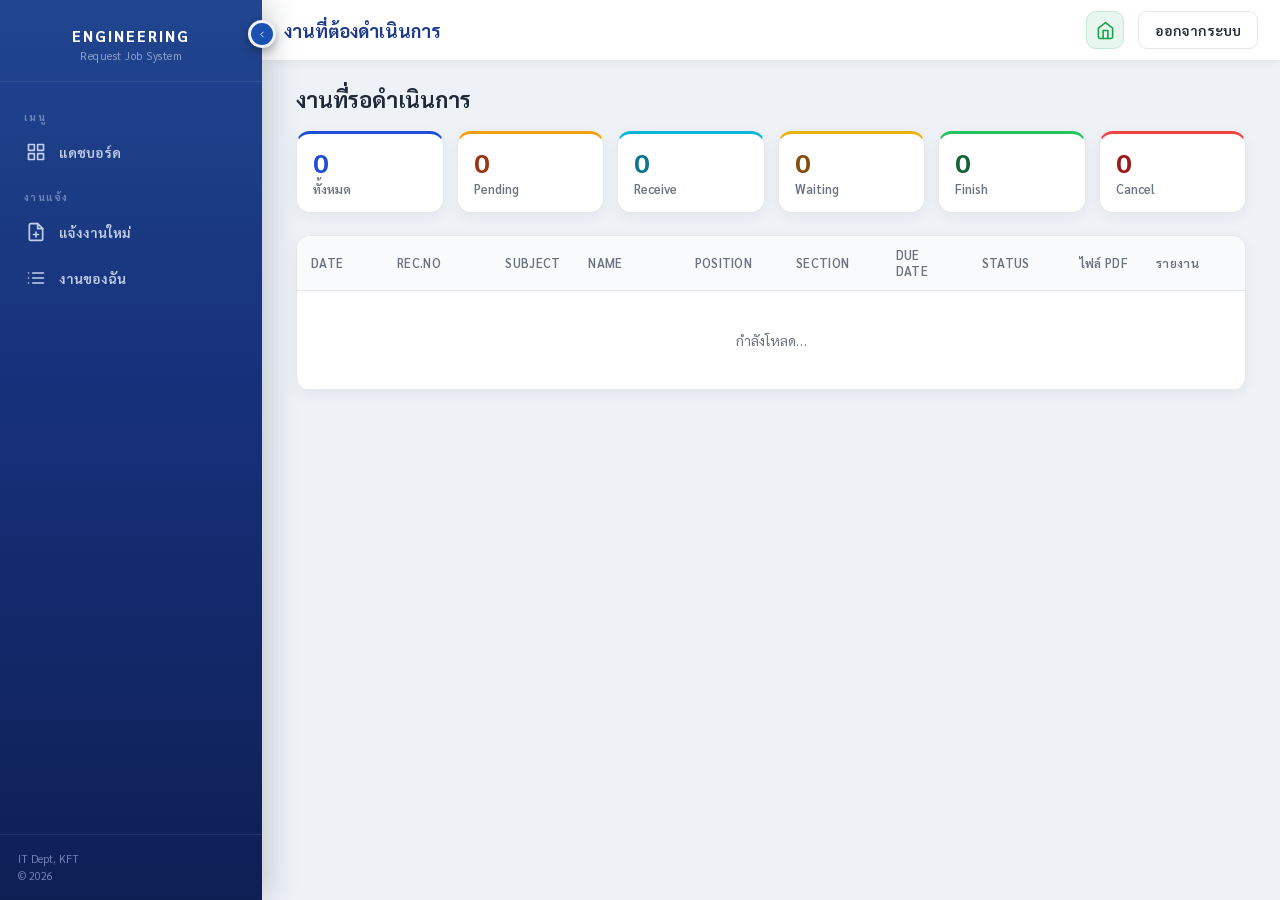
<file: tasks.html>
<!DOCTYPE html>
<html lang="en-GB">
<head>
<meta charset="UTF-8" />
<meta name="viewport" content="width=device-width, initial-scale=1.0" />
<meta http-equiv="Cache-Control" content="no-store, must-revalidate" />
<title>งานที่ต้องดำเนินการ — Request Job</title>
<link rel="icon" type="image/x-icon" href="favicon.ico" />
<link rel="preconnect" href="https://fonts.googleapis.com">
<link rel="preconnect" href="https://fonts.gstatic.com" crossorigin>
<link href="https://fonts.googleapis.com/css2?family=Sarabun:wght@300;400;500;600;700;800&display=swap" rel="stylesheet">
<link rel="stylesheet" href="styles.css?v=100" />
<style>
  /* report action button — gradient capsule */
  .btn-rep{ display:inline-flex; align-items:center; gap:6px; padding:7px 15px; font-size:12.5px;
    font-weight:700; line-height:1; color:#fff; border:none; border-radius:999px; cursor:pointer;
    white-space:nowrap; background:linear-gradient(135deg,#2563eb,#0ea5e9);
    box-shadow:0 4px 12px rgba(37,99,235,.35);
    transition:transform .14s ease, box-shadow .2s ease, filter .2s ease; }
  .btn-rep svg{ width:15px; height:15px; flex:0 0 auto; }
  .btn-rep:hover{ transform:translateY(-2px); box-shadow:0 9px 20px rgba(37,99,235,.45); filter:brightness(1.07); }
  .btn-rep:active{ transform:translateY(0) scale(.95); box-shadow:0 3px 8px rgba(37,99,235,.35); }
  .btn-rep.done{ background:linear-gradient(135deg,#16a34a,#10b981); box-shadow:0 4px 12px rgba(16,163,74,.35); }
  .btn-rep.done:hover{ box-shadow:0 9px 20px rgba(16,163,74,.45); }
  table.data td:last-child{ text-align:center; }

  /* ===== Report popup (modal) ===== */
  .modal-overlay{
    position:fixed; inset:0; z-index:200; display:none;
    align-items:flex-start; justify-content:center; padding:40px 16px;
    background:rgba(15,23,42,.55); backdrop-filter:blur(3px); overflow-y:auto;
    font-family:"Sarabun","Tahoma",Arial,sans-serif;
  }
  .modal-overlay.show{ display:flex; animation:ovIn .2s ease; }
  @keyframes ovIn{ from{ opacity:0 } to{ opacity:1 } }
  .modal{
    width:640px; max-width:100%; background:#fff; border-radius:18px;
    box-shadow:0 24px 60px rgba(0,0,0,.4); overflow:hidden;
    animation:mdIn .26s cubic-bezier(.2,.8,.2,1);
  }
  @keyframes mdIn{ from{ opacity:0; transform:translateY(22px) scale(.98) } to{ opacity:1; transform:none } }
  .modal-head{
    background:linear-gradient(135deg,#1d4ed8,#0ea5e9); color:#fff;
    padding:16px 22px; display:flex; align-items:center; gap:12px;
  }
  .modal-head .mh-ico{ width:34px; height:34px; border-radius:10px; background:rgba(255,255,255,.18);
    display:flex; align-items:center; justify-content:center; font-size:18px; flex:0 0 auto; }
  .modal-head h3{ margin:0; font-size:17px; font-weight:800; }
  .modal-head .rec{ font-size:12.5px; opacity:.92; margin-top:2px; }
  .modal-head .x{ margin-left:auto; background:rgba(255,255,255,.16); border:none; color:#fff;
    width:34px; height:34px; border-radius:10px; font-size:20px; cursor:pointer; line-height:1;
    transition:background .15s; }
  .modal-head .x:hover{ background:rgba(255,255,255,.32); }
  .modal-body{ padding:20px 22px; max-height:calc(100vh - 230px); overflow-y:auto; }
  .modal-foot{ padding:14px 22px; border-top:1px solid var(--line); display:flex; gap:10px; justify-content:flex-end;
    background:#f8fafc; }
  .fgrid{ display:grid; grid-template-columns:1fr 1fr; gap:14px 16px; }
  .field{ display:flex; flex-direction:column; gap:5px; }
  .field.full{ grid-column:1 / -1; }
  .field label{ font-size:12.5px; font-weight:700; color:#374151; }
  .field label small{ font-weight:400; color:#9aa0a6; }
  .field input, .field textarea, .field select{
    font:inherit; font-size:14px; color:var(--ink); padding:9px 11px;
    border:1px solid var(--line); border-radius:10px; background:#fff; outline:none; width:100%;
    transition:border-color .15s, box-shadow .15s;
  }
  .field textarea{ resize:vertical; min-height:84px; }
  .field input:focus, .field textarea:focus, .field select:focus{
    border-color:#1d4ed8; box-shadow:0 0 0 3px rgba(29,78,216,.14);
  }
  /* PDF dropzone */
  .pdfzone{ display:flex; align-items:center; gap:12px; border:1.5px dashed var(--line);
    border-radius:12px; padding:12px 14px; background:#fbfdff; transition:border-color .15s, background .15s; }
  .pdfzone:hover{ border-color:#1d4ed8; background:#f3f8ff; }
  .pdfzone .pz-ico{ width:38px; height:38px; border-radius:10px; background:#fee2e2; color:#dc2626;
    display:flex; align-items:center; justify-content:center; font-weight:800; font-size:12px; flex:0 0 auto; }
  .pdfzone .pz-name{ font-size:13px; color:var(--ink); word-break:break-all; }
  .pdfzone .pz-name .muted{ color:#9aa0a6; }
  .pdfzone a{ color:#1d4ed8; font-weight:700; text-decoration:none; }
  .pdfzone .pz-clear{ margin-left:auto; border:none; background:#fee2e2; color:#dc2626; border-radius:8px;
    padding:5px 10px; cursor:pointer; font:inherit; font-size:12px; font-weight:700; }
  /* EQUIPMENT TO ORDER mini table */
  table.eqmini{ width:100%; border-collapse:collapse; }
  table.eqmini th{ background:#eef2f7; font-size:12px; font-weight:700; color:#374151;
    padding:6px 8px; border:1px solid var(--line); }
  table.eqmini td{ border:1px solid var(--line); padding:0; }
  table.eqmini td.c-no{ text-align:center; width:36px; color:#9aa0a6; font-size:12px; }
  table.eqmini th.c-qty, table.eqmini td.c-qty{ width:84px; }
  table.eqmini input{ border:none; border-radius:0; width:100%; padding:7px 9px; font:inherit;
    font-size:13.5px; color:var(--ink); outline:none; background:transparent; }
  table.eqmini input:focus{ background:#f3f8ff; box-shadow:inset 0 0 0 2px rgba(29,78,216,.22); }
  .eq-add{ margin-top:8px; border:1px dashed #1d4ed8; background:#eff6ff; color:#1d4ed8;
    border-radius:9px; padding:7px 14px; font:inherit; font-size:12.5px; font-weight:700; cursor:pointer;
    transition:background .15s; }
  .eq-add:hover{ background:#dbeafe; }
</style>
</head>
<body class="app">

  <!-- ===== Sidebar ===== -->
  <aside class="sidebar" id="sidebar">
    <div class="sb-head">
      <button class="sb-toggle" id="sbToggle" aria-label="ย่อ/ขยายเมนู" title="ย่อ/ขยายเมนู">
        <svg viewBox="0 0 24 24" fill="none" stroke="currentColor" stroke-width="2" stroke-linecap="round" stroke-linejoin="round"><polyline points="15 18 9 12 15 6"/></svg>
      </button>
      <div class="sb-brand">ENGINEERING</div>
      <div class="sb-sub">Request Job System</div>
    </div>
    <nav class="sb-nav">
      <div class="sb-section">เมนู</div>
      <a class="sb-item" href="dashboard.html">
        <span class="sb-ico"><svg viewBox="0 0 24 24" fill="none" stroke="currentColor" stroke-width="2" stroke-linecap="round" stroke-linejoin="round"><rect x="3" y="3" width="7" height="7"/><rect x="14" y="3" width="7" height="7"/><rect x="14" y="14" width="7" height="7"/><rect x="3" y="14" width="7" height="7"/></svg></span>
        <span>แดชบอร์ด</span>
      </a>
      <div class="sb-section">งานแจ้ง</div>
      <a class="sb-item" href="form.html">
        <span class="sb-ico"><svg viewBox="0 0 24 24" fill="none" stroke="currentColor" stroke-width="2" stroke-linecap="round" stroke-linejoin="round"><path d="M14 2H6a2 2 0 0 0-2 2v16a2 2 0 0 0 2 2h12a2 2 0 0 0 2-2V8z"/><polyline points="14 2 14 8 20 8"/><line x1="12" y1="12" x2="12" y2="18"/><line x1="9" y1="15" x2="15" y2="15"/></svg></span>
        <span>แจ้งงานใหม่</span>
      </a>
      <a class="sb-item" href="myreports.html">
        <span class="sb-ico"><svg viewBox="0 0 24 24" fill="none" stroke="currentColor" stroke-width="2" stroke-linecap="round" stroke-linejoin="round"><line x1="8" y1="6" x2="21" y2="6"/><line x1="8" y1="12" x2="21" y2="12"/><line x1="8" y1="18" x2="21" y2="18"/><line x1="3" y1="6" x2="3.01" y2="6"/><line x1="3" y1="12" x2="3.01" y2="12"/><line x1="3" y1="18" x2="3.01" y2="18"/></svg></span>
        <span>งานของฉัน</span>
      </a>
      <a class="sb-item active eng-only" href="tasks.html" style="display:none">
        <span class="sb-ico"><svg viewBox="0 0 24 24" fill="none" stroke="currentColor" stroke-width="2" stroke-linecap="round" stroke-linejoin="round"><path d="M16 4h2a2 2 0 0 1 2 2v14a2 2 0 0 1-2 2H6a2 2 0 0 1-2-2V6a2 2 0 0 1 2-2h2"/><rect x="8" y="2" width="8" height="4" rx="1"/><path d="M9 14l2 2 4-4"/></svg></span>
        <span>งานที่ต้องดำเนินการ</span>
      </a>
      <a class="sb-item eng-only" href="report.html" style="display:none">
        <span class="sb-ico"><svg viewBox="0 0 24 24" fill="none" stroke="currentColor" stroke-width="2" stroke-linecap="round" stroke-linejoin="round"><path d="M3 3v18h18"/><rect x="7" y="11" width="3" height="6"/><rect x="12" y="7" width="3" height="10"/><rect x="17" y="13" width="3" height="4"/></svg></span>
        <span>รายงาน</span>
      </a>
      <div class="sb-section admin-only" style="display:none">ผู้ดูแลระบบ</div>
      <a class="sb-item admin-only" href="admin.html" style="display:none">
        <span class="sb-ico"><svg viewBox="0 0 24 24" fill="none" stroke="currentColor" stroke-width="2" stroke-linecap="round" stroke-linejoin="round"><path d="M12 22s8-4 8-10V5l-8-3-8 3v7c0 6 8 10 8 10z"/></svg></span>
        <span>จัดการผู้ใช้</span>
      </a>
    </nav>
    <div class="sb-foot">IT Dept, KFT<br>&copy; 2026</div>
  </aside>

  <!-- ===== Main ===== -->
  <div class="main">
  <header class="topbar">
    <button class="hamburger" id="hamburger" aria-label="เปิดเมนู">
      <svg viewBox="0 0 24 24" fill="none" stroke="currentColor" stroke-width="2" stroke-linecap="round" stroke-linejoin="round"><line x1="3" y1="6" x2="21" y2="6"/><line x1="3" y1="12" x2="21" y2="12"/><line x1="3" y1="18" x2="21" y2="18"/></svg>
    </button>
    <h2 class="page-title">งานที่ต้องดำเนินการ</h2>
    <div class="spacer"></div>
    <div id="notif-bell"></div>
    <div class="who" id="who"></div>
    <a class="btn-home" href="/kft-documents/home.html"><svg viewBox="0 0 24 24" fill="none" stroke="currentColor" stroke-width="2" stroke-linecap="round" stroke-linejoin="round"><path d="M3 9l9-7 9 7v11a2 2 0 0 1-2 2H5a2 2 0 0 1-2-2z"/><polyline points="9 22 9 12 15 12 15 22"/></svg>หน้าหลัก</a>
    <button class="btn ghost" id="logoutBtn">ออกจากระบบ</button>
  </header>

  <main class="wrap">
    <div class="page-head">
      <h1>งานที่รอดำเนินการ</h1>
    </div>

    <section class="cards">
      <div class="card c-total"><div class="n" id="c_total">0</div><div class="l">ทั้งหมด</div></div>
      <div class="card c-pending"><div class="n" id="c_pending">0</div><div class="l">Pending</div></div>
      <div class="card c-receive"><div class="n" id="c_receive">0</div><div class="l">Receive</div></div>
      <div class="card c-waiting"><div class="n" id="c_waiting">0</div><div class="l">Waiting</div></div>
      <div class="card c-finish"><div class="n" id="c_finish">0</div><div class="l">Finish</div></div>
      <div class="card c-cancel"><div class="n" id="c_cancel">0</div><div class="l">Cancel</div></div>
    </section>

    <div id="filterbar"></div>

    <div class="table-wrap">
      <table class="data">
        <thead>
          <tr>
            <th style="width:100px;">Date</th>
            <th style="width:128px;">REC.NO</th>
            <th>Subject</th>
            <th style="width:130px;">Name</th>
            <th style="width:110px;">Position</th>
            <th style="width:110px;">Section</th>
            <th style="width:100px;">Due Date</th>
            <th style="width:110px;">Status</th>
            <th style="width:90px;">ไฟล์ PDF</th>
            <th style="width:120px;">รายงาน</th>
          </tr>
        </thead>
        <tbody id="rows">
          <tr><td class="empty" colspan="10">กำลังโหลด…</td></tr>
        </tbody>
      </table>
    </div>
    <div id="pagination"></div>
  </main>
  </div><!-- /.main -->

  <div class="sb-backdrop" id="sbBackdrop"></div>

  <!-- ===== Report popup ===== -->
  <div class="modal-overlay" id="repModal">
    <div class="modal" role="dialog" aria-modal="true">
      <div class="modal-head">
        <div class="mh-ico">📝</div>
        <div>
          <h3>รายงานการดำเนินการ</h3>
          <div class="rec" id="m_rec">—</div>
        </div>
        <button class="x" id="m_close" title="ปิด">×</button>
      </div>
      <div class="modal-body">
        <div class="fgrid">
          <div class="field full">
            <label>Operation Detail <small>รายละเอียดการดำเนินงาน</small></label>
            <textarea id="m_operation" placeholder="อธิบายสิ่งที่ดำเนินการ…"></textarea>
          </div>
          <div class="field">
            <label>Recive Date <small>วันที่รับแจ้ง</small></label>
            <input type="date" id="m_received" lang="en-GB">
          </div>
          <div class="field">
            <label>Section <small>ส่วนงานที่ดำเนินการ</small></label>
            <select id="m_section">
              <option value="IT">IT</option>
              <option value="Production Engineer">Production Engineer</option>
            </select>
          </div>
          <div class="field">
            <label>Schedule Date <small>กำหนดการ</small></label>
            <input type="date" id="m_schedule" lang="en-GB">
          </div>
          <div class="field">
            <label>Finish Date <small>วันที่เสร็จ</small></label>
            <input type="date" id="m_finish" lang="en-GB">
          </div>
          <div class="field">
            <label>Remark <small>หมายเหตุ / สถานะ</small></label>
            <input type="text" id="m_remark" placeholder="เช่น รอของ">
          </div>
          <div class="field">
            <label>สถานะงาน <small>Status</small></label>
            <select id="m_status">
              <option value="pending">Pending</option>
              <option value="receive">Receive</option>
              <option value="waiting">Waiting</option>
              <option value="finish">Finish</option>
              <option value="cancel">Cancel</option>
            </select>
          </div>
          <div class="field full">
            <label>EQUIPMENT TO ORDER <small>อุปกรณ์ที่ต้องการซื้อ</small></label>
            <table class="eqmini">
              <thead><tr><th class="c-no">#</th><th>รายการ</th><th class="c-qty">จำนวน</th></tr></thead>
              <tbody id="m_eqbody"></tbody>
            </table>
            <button type="button" class="eq-add" id="m_eqadd">+ เพิ่มแถว</button>
          </div>
          <div class="field full">
            <label>PDF <small>แนบไฟล์รายงาน (PDF, ไม่เกิน 10MB)</small></label>
            <div class="pdfzone" id="m_pdfzone">
              <div class="pz-ico">PDF</div>
              <div class="pz-name" id="m_pdfname"><span class="muted">ยังไม่มีไฟล์ — คลิกเพื่อแนบ</span></div>
              <button type="button" class="pz-clear" id="m_pdfclear" style="display:none">ลบไฟล์</button>
            </div>
            <input type="file" id="m_pdfinput" accept="application/pdf" hidden>
          </div>
        </div>
      </div>
      <div class="modal-foot">
        <button class="btn ghost" id="m_cancel">ยกเลิก</button>
        <button class="btn primary" id="m_save">💾 บันทึกรายงาน</button>
      </div>
    </div>
  </div>

<script src="filters.js?v=2"></script>
<script src="notifications.js?v=2"></script>
<script src="datepicker.js?v=1"></script>
<script>
  const STATUS_TH = { pending:'Pending', receive:'Receive', waiting:'Waiting', finish:'Finish', cancel:'Cancel' };
  const fmtDate = d => { if (!d) return '—'; const dt = new Date(d); return `${String(dt.getDate()).padStart(2,'0')}/${String(dt.getMonth()+1).padStart(2,'0')}/${dt.getFullYear()}`; };
  const esc = s => (s ?? '').toString().replace(/[&<>"]/g, c => ({'&':'&amp;','<':'&lt;','>':'&gt;','"':'&quot;'}[c]));

  // guard: engineer/admin only
  let myRole = 'engineer';
  fetch('api/me.php').then(async r => {
    if (!r.ok) { location.href = '/kft-documents/'; return; }
    const { user } = await r.json();
    if (!['engineer','admin'].includes(user.role)) { location.href = 'dashboard.html'; return; }
    myRole = user.role;
    document.getElementById('who').innerHTML =
      `<b>${esc(user.name)}</b><br>${esc(user.department||'')} · ${user.role}`;
    document.querySelectorAll('.eng-only').forEach(el => el.style.display = '');
    if (user.role === 'admin') document.querySelectorAll('.admin-only').forEach(el => el.style.display = '');
    NotifBell.init({ mount: '#notif-bell' });
    FilterBar.init({
      mount:'#filterbar', status:true, defaultStatus:'active',
      statusOptions:[['active','ที่ต้องทำ'],['pending','Pending'],['receive','Receive'],
        ['waiting','Waiting'],['finish','Finish'],['cancel','Cancel'],['','ทั้งหมด']],
      onChange:() => load(true)
    });
    load(true);
  });

  document.getElementById('logoutBtn').addEventListener('click', async () => {
    await fetch('api/logout.php'); location.href = '/kft-documents/';
  });

  const rowsEl = document.getElementById('rows');
  let timer = null;
  const byId = {};
  let curPage = 1, curPerPage = 10;

  async function load(resetPage = true) {
    if (resetPage) curPage = 1;
    const f = FilterBar.state();
    const sf = f.status;
    const statusParam = (sf === 'active') ? 'pending,receive,waiting' : sf;
    const url = `api/request_list.php?q=${encodeURIComponent(f.q)}&status=${encodeURIComponent(statusParam)}`
              + `&date_from=${f.date_from}&date_to=${f.date_to}&sort=${f.sort}`
              + `&page=${curPage}&per_page=${curPerPage}`;
    try {
      const res = await fetch(url);
      if (!res.ok) { location.href = '/kft-documents/'; return; }
      const { rows, counts, total, pages } = await res.json();
      document.getElementById('c_total').textContent = counts.total ?? 0;
      document.getElementById('c_pending').textContent = counts.pending ?? 0;
      document.getElementById('c_receive').textContent = counts.receive ?? 0;
      document.getElementById('c_waiting').textContent = counts.waiting ?? 0;
      document.getElementById('c_finish').textContent = counts.finish ?? 0;
      document.getElementById('c_cancel').textContent = counts.cancel ?? 0;

      renderPagination(total, pages);

      if (!rows.length) {
        rowsEl.innerHTML = '<tr><td class="empty" colspan="10">ไม่มีงานในหมวดนี้ 🎉</td></tr>';
        return;
      }
      rows.forEach(r => byId[r.id] = r);
      rowsEl.innerHTML = rows.map(r => {
        // an engineer may only view IT-section jobs in the list — not open them
        const locked   = (myRole === 'engineer' && r.for_section === 'IT');
        const hasReport = (r.operation_detail && r.operation_detail.trim()) || r.finish_date;
        const action = locked
          ? `<span title="ใบ section IT — เปิด/แก้ไม่ได้" style="display:inline-flex;align-items:center;gap:4px;color:#94a3b8;font-size:12px;font-weight:600;white-space:nowrap;">🔒 IT</span>`
          : `<button class="btn-rep${hasReport?' done':''}" onclick="event.stopPropagation();openReport(${r.id})"><svg viewBox="0 0 24 24" fill="none" stroke="currentColor" stroke-width="2" stroke-linecap="round" stroke-linejoin="round"><path d="M12 20h9"/><path d="M16.5 3.5a2.12 2.12 0 0 1 3 3L7 19l-4 1 1-4Z"/></svg>${hasReport?'ดูรายงาน':'รายงาน'}</button>`;
        return `
        <tr ${locked ? 'style="opacity:.62;cursor:not-allowed"' : `onclick="openReport(${r.id})"`}>
          <td>${fmtDate(r.req_date)}</td>
          <td class="rec">${esc(r.rec_no)}</td>
          <td class="wrap">${esc(r.subject) || '<span style=color:#9aa0a6>(ไม่มีหัวข้อ)</span>'}</td>
          <td>${esc(r.req_name)||'—'}</td>
          <td>${esc(r.position)||'—'}</td>
          <td>${esc(r.section)||'—'}</td>
          <td>${fmtDate(r.due_date)}</td>
          <td><span class="badge ${r.status}">${STATUS_TH[r.status]||r.status}</span></td>
          <td>${r.pdf_path ? `<a href="${esc(r.pdf_path)}" target="_blank" onclick="event.stopPropagation()" style="color:#16a34a;font-weight:700;text-decoration:none;font-size:13px;white-space:nowrap;">ดู</a>` : '<span style="color:#cbd5e1">—</span>'}</td>
          <td>${action}</td>
        </tr>`;
      }).join('');
    } catch {
      rowsEl.innerHTML = '<tr><td class="empty" colspan="10">เชื่อมต่อเซิร์ฟเวอร์ไม่ได้</td></tr>';
    }
  }

  function renderPagination(total, pages) {
    const el = document.getElementById('pagination');
    const opts = [10, 20, 50, 100].map(n =>
      `<option value="${n}"${n === curPerPage ? ' selected' : ''}>${n} แถว</option>`).join('');
    let btns = `<button class="pag-btn" ${curPage<=1?'disabled':''} onclick="goPage(${curPage-1})">‹</button>`;
    if (pages > 1) {
      const show = new Set([1, pages, curPage-1, curPage, curPage+1].filter(p => p>=1 && p<=pages));
      let prev = 0;
      [...show].sort((a,b)=>a-b).forEach(p => {
        if (prev && p - prev > 1) btns += `<span class="pag-info">…</span>`;
        btns += `<button class="pag-btn${p===curPage?' active':''}" onclick="goPage(${p})">${p}</button>`;
        prev = p;
      });
    }
    btns += `<button class="pag-btn" ${curPage>=pages?'disabled':''} onclick="goPage(${curPage+1})">›</button>`;
    el.innerHTML = `<div class="pagination">
      ${btns}
      <span class="pag-info">${total} รายการ</span>
      <select class="pag-perpage" onchange="changePerPage(this.value)">${opts}</select>
    </div>`;
  }
  window.goPage = function(p){ curPage = p; load(false); };
  window.changePerPage = function(v){ curPerPage = +v; load(true); };


  // ===================== Report popup =====================
  const $m = id => document.getElementById(id);
  const modal = $m('repModal');
  let curId = null, curRow = null, pdfPath = null;   // pdfPath: undefined=keep, null/''=clear, string=new
  let eqLoaded = false;                              // true once equipment is fetched (guards against wiping on a failed load)

  function setPdfUI(path){
    const name = $m('m_pdfname'), clr = $m('m_pdfclear');
    if (path){
      const file = path.split('/').pop();
      name.innerHTML = `<a href="${path}" target="_blank" title="เปิดไฟล์">📄 ${esc(file)}</a>`;
      clr.style.display = '';
    } else {
      name.innerHTML = '<span class="muted">ยังไม่มีไฟล์ — คลิกเพื่อแนบ</span>';
      clr.style.display = 'none';
    }
  }

  // ----- EQUIPMENT TO ORDER mini-grid -----
  const eqBody = $m('m_eqbody');
  const eqRowHtml = (item, qty) =>
    `<tr><td class="c-no"></td>`+
    `<td><input class="eq-item" value="${esc(item)}"></td>`+
    `<td class="c-qty"><input class="eq-qty" value="${esc(qty)}"></td></tr>`;
  function renumberEq(){
    [...eqBody.querySelectorAll('tr')].forEach((tr,i) => tr.querySelector('.c-no').textContent = i+1);
  }
  function setEquipment(list){
    const rows = Array.isArray(list) ? list : [];
    eqBody.innerHTML = rows.map(e => eqRowHtml(e.item||'', e.qty||'')).join('');
    for (let i = rows.length; i < 4; i++) eqBody.insertAdjacentHTML('beforeend', eqRowHtml('',''));  // a few blanks to type into
    renumberEq();
  }
  function collectEquipment(){
    return [...eqBody.querySelectorAll('tr')].map(tr => ({
      item: tr.querySelector('.eq-item').value.trim(),
      qty:  tr.querySelector('.eq-qty').value.trim(),
    })).filter(r => r.item || r.qty);
  }
  $m('m_eqadd').addEventListener('click', () => { eqBody.insertAdjacentHTML('beforeend', eqRowHtml('','')); renumberEq(); });

  window.openReport = async function(id){
    const r = byId[id]; if (!r) return;
    if (myRole === 'engineer' && r.for_section === 'IT'){     // IT-section jobs are view-only-in-list for engineers
      alert('ใบนี้เป็นงาน section IT — ช่างเปิด/แก้ไขไม่ได้');
      return;
    }
    curId = id; curRow = r; pdfPath = undefined;
    $m('m_rec').textContent = `${r.rec_no} · ${r.subject || '(ไม่มีหัวข้อ)'}`;
    $m('m_operation').value = r.operation_detail || '';
    $m('m_received').value  = r.date_received || r.req_date || '';
    $m('m_schedule').value  = r.schedule_date || '';
    $m('m_finish').value    = r.finish_date || '';
    $m('m_remark').value    = r.result_status || '';
    $m('m_section').value   = (r.for_section === 'Production Engineer') ? 'Production Engineer' : 'IT';
    $m('m_status').value    = r.status || 'pending';
    setPdfUI(r.pdf_path || '');
    $m('m_pdfinput').value = '';
    eqLoaded = false; setEquipment([]);     // blank rows while equipment loads
    const sb = $m('m_save'); sb.disabled = false; sb.textContent = '💾 บันทึกรายงาน';
    modal.classList.add('show');
    document.body.style.overflow = 'hidden';
    // equipment isn't part of the list payload — fetch it for this request
    try{
      const res = await fetch('api/request_get.php?id=' + encodeURIComponent(id));
      if (res.ok && curId === id){          // ignore if the user already switched/closed
        const { request } = await res.json();
        setEquipment(request.equipment || []);
        eqLoaded = true;
      }
    } catch {}
  };
  function closeModal(){ modal.classList.remove('show'); document.body.style.overflow = ''; curId = null; }
  $m('m_close').addEventListener('click', closeModal);
  $m('m_cancel').addEventListener('click', closeModal);
  modal.addEventListener('click', e => { if (e.target === modal) closeModal(); });
  document.addEventListener('keydown', e => { if (e.key === 'Escape' && modal.classList.contains('show')) closeModal(); });

  // PDF upload
  $m('m_pdfzone').addEventListener('click', e => { if (e.target.id !== 'm_pdfclear') $m('m_pdfinput').click(); });
  $m('m_pdfclear').addEventListener('click', () => { pdfPath = ''; $m('m_pdfinput').value=''; setPdfUI(''); });
  $m('m_pdfinput').addEventListener('change', async e => {
    const f = e.target.files[0]; if (!f) return;
    if (f.type !== 'application/pdf'){ alert('กรุณาเลือกไฟล์ PDF'); e.target.value=''; return; }
    if (f.size > 10*1024*1024){ alert('ไฟล์ PDF ใหญ่เกิน 10MB'); e.target.value=''; return; }
    $m('m_pdfname').innerHTML = '<span class="muted">กำลังอัปโหลด…</span>';
    const fd = new FormData(); fd.append('file', f);
    try{
      const res = await fetch('api/upload.php', { method:'POST', body:fd });
      const d = await res.json();
      if (res.ok){ pdfPath = d.path; setPdfUI(d.path); }
      else { alert(d.error || 'อัปโหลดไม่สำเร็จ'); setPdfUI(curRow?.pdf_path || ''); }
    } catch { alert('เชื่อมต่อไม่ได้'); setPdfUI(curRow?.pdf_path || ''); }
  });

  // Save
  $m('m_save').addEventListener('click', async () => {
    if (!curId) return;
    const btn = $m('m_save'); btn.disabled = true; const old = btn.textContent; btn.textContent = 'กำลังบันทึก…';
    // a saved report (operation detail / finish date) advances an open job to "Receive"
    const hasReport = !!($m('m_operation').value.trim() || $m('m_finish').value);
    let status = $m('m_status').value;
    if (hasReport && (status === 'waiting' || status === 'pending')) status = 'receive';
    const payload = {
      id: curId,
      operation_detail: $m('m_operation').value,
      date_received: $m('m_received').value,
      schedule_date: $m('m_schedule').value,
      finish_date:   $m('m_finish').value,
      result_status: $m('m_remark').value,
      for_section:   $m('m_section').value,
      status:        status,
      // preserve schedule flag/cause set in the full form
      schedule_flag: curRow?.schedule_flag || null,
      schedule_cause: curRow?.schedule_cause || null,
    };
    if (eqLoaded) payload.equipment = collectEquipment();   // only replace rows when they actually loaded
    if (pdfPath !== undefined) payload.pdf_path = pdfPath;   // only send when changed
    try{
      const res = await fetch('api/request_update.php', {
        method:'POST', headers:{'Content-Type':'application/json'}, body:JSON.stringify(payload)
      });
      const d = await res.json();
      if (res.ok){ closeModal(); load(); }
      else { alert(d.error || 'บันทึกไม่สำเร็จ'); btn.disabled=false; btn.textContent=old; }
    } catch { alert('เชื่อมต่อเซิร์ฟเวอร์ไม่ได้'); btn.disabled=false; btn.textContent=old; }
    finally { if (modal.classList.contains('show')){ btn.disabled=false; btn.textContent=old; } }
  });

  // ----- sidebar collapse / drawer -----
  const body = document.body;
  if (localStorage.getItem('sb-collapsed') === '1') body.classList.add('sidebar-collapsed');
  document.getElementById('sbToggle').addEventListener('click', () => {
    body.classList.toggle('sidebar-collapsed');
    localStorage.setItem('sb-collapsed', body.classList.contains('sidebar-collapsed') ? '1' : '0');
  });
  document.getElementById('hamburger').addEventListener('click', () => body.classList.toggle('sidebar-open'));
  document.getElementById('sbBackdrop').addEventListener('click', () => body.classList.remove('sidebar-open'));

  ['m_received','m_schedule','m_finish'].forEach(DatePicker.attach);
</script>
</body>
</html>
</file>
<file: styles.css>
@import url('https://fonts.googleapis.com/css2?family=Sarabun:wght@300;400;500;600;700;800&display=swap');
/* ============================================================
   REQUEST JOB — Production Engineer & IT
   Shared styles: auth (sliding login) + dashboard
   ============================================================ */
:root{
  --brand:#1d4ed8;
  --brand-dark:#1e3a8a;
  --brand-grad:linear-gradient(135deg,#1d4ed8,#0ea5e9);
  --ink:#1f2937;
  --muted:#6b7280;
  --line:#e5e7eb;
  --bg:#eef2f7;
  --danger:#dc2626;
  --ok:#16a34a;
  --warn:#d97706;
  --radius:14px;
  --shadow:0 14px 40px rgba(15,23,42,.18);
}
*{ box-sizing:border-box; }
html,body{ margin:0; padding:0; }
body{ font-family:"Sarabun","Segoe UI","Tahoma",Arial,sans-serif; color:var(--ink); -webkit-font-smoothing:antialiased; }
a{ color:inherit; }
/* form controls don't inherit the page font by default — force Sarabun everywhere
   (search boxes, the status <select>, every button, textareas) */
button, input, select, textarea, optgroup{ font-family:inherit; }
.toolbar select{ font-weight:500; cursor:pointer; }

/* =====================================================
   AUTH — sliding sign in / sign up
   ===================================================== */
body.login-page{
  min-height:100vh; display:flex; align-items:center; justify-content:center;
  background:
    radial-gradient(1100px 600px at 110% -10%, rgba(14,165,233,.25), transparent),
    radial-gradient(900px 500px at -10% 120%, rgba(29,78,216,.25), transparent),
    var(--bg);
  padding:20px;
}
.auth-mobile-brand{ display:none; }

.auth-container{
  position:relative; width:860px; max-width:100%; min-height:560px;
  background:#fff; border-radius:var(--radius); box-shadow:var(--shadow);
  overflow:hidden;
}

/* form panels */
.auth-form-panel{
  position:absolute; top:0; height:100%; width:50%;
  display:flex; align-items:center; justify-content:center;
  transition:transform .6s ease-in-out, opacity .6s ease-in-out;
}
.auth-form-panel form{
  width:100%; max-width:340px; padding:0 40px;
  display:flex; flex-direction:column; gap:13px; text-align:center;
}
.auth-signin{ left:0; z-index:2; }
.auth-signup{ left:0; z-index:1; opacity:0; }

.auth-form-panel h2{ margin:0; font-size:24px; color:var(--brand-dark); }
.auth-sub{ margin:0 0 6px; color:var(--muted); font-size:13px; }

/* fields */
.auth-field{
  display:flex; align-items:center; gap:10px;
  background:#f6f8fb; border:1.5px solid #e6eaf0; border-radius:13px;
  padding:0 13px; box-shadow:inset 0 1px 2px rgba(15,23,42,.04);
  transition:border-color .2s, box-shadow .2s, background .2s, transform .15s;
}
.auth-field:hover{ border-color:#cfd8e6; transform:translateY(-1px); }
.auth-field:focus-within{
  background:#fff; border-color:var(--brand);
  box-shadow:0 0 0 4px rgba(29,78,216,.14), 0 6px 16px rgba(29,78,216,.10);
  transform:translateY(-1px);
}
.auth-field svg{ width:18px; height:18px; color:#9aa6b8; flex:0 0 auto; transition:color .2s, transform .2s; }
.auth-field:focus-within svg{ color:var(--brand); transform:scale(1.08); }
.auth-field input{
  border:none; background:transparent; outline:none; flex:1;
  padding:13px 0; font-size:14.5px; font-weight:500; color:var(--ink); min-width:0;
  font-family:inherit;
}
.auth-field input::placeholder{ color:#aab4c4; font-weight:400; }
.pw-toggle{ border:none; background:transparent; cursor:pointer; color:#9aa6b8; padding:4px; display:flex; border-radius:7px; transition:color .2s, background .2s; }
.pw-toggle:hover{ color:var(--brand); background:rgba(29,78,216,.08); }
.pw-toggle svg{ width:18px; height:18px; }

.auth-btn{
  margin-top:8px; border:none; border-radius:13px; padding:13px;
  background:var(--brand-grad); background-size:160% 160%; background-position:0% 50%;
  color:#fff; font-size:15px; font-weight:700; letter-spacing:.3px;
  cursor:pointer; font-family:inherit;
  box-shadow:0 8px 20px rgba(29,78,216,.32);
  transition:transform .15s ease, box-shadow .2s ease, background-position .4s ease, filter .2s;
}
.auth-btn:hover{ transform:translateY(-2px); box-shadow:0 12px 28px rgba(29,78,216,.42); background-position:100% 50%; }
.auth-btn:active{ transform:translateY(0) scale(.98); box-shadow:0 6px 16px rgba(29,78,216,.3); }
.auth-btn:disabled{ opacity:.7; cursor:not-allowed; transform:none; box-shadow:none; }

.error{
  font-size:12.5px; color:var(--danger); min-height:0; max-height:0;
  overflow:hidden; opacity:0; transition:.2s;
}
.error.show{ max-height:60px; opacity:1; margin-top:2px; }

.auth-mobile-toggle{ display:none; color:var(--brand); font-size:13px; cursor:pointer; text-decoration:underline; }

/* sliding overlay */
.auth-overlay-wrap{
  position:absolute; top:0; left:50%; width:50%; height:100%;
  overflow:hidden; z-index:100; transition:transform .6s ease-in-out;
}
.auth-overlay{
  position:relative; left:-100%; width:200%; height:100%;
  background:var(--brand-grad); color:#fff;
  transform:translateX(0); transition:transform .6s ease-in-out;
}
.auth-overlay-panel{
  position:absolute; top:0; height:100%; width:50%;
  display:flex; flex-direction:column; align-items:center; justify-content:center;
  text-align:center; padding:0 38px; gap:12px;
}
.auth-overlay-panel h1{ margin:0; font-size:26px; }
.auth-overlay-panel p{ margin:0; font-size:14px; line-height:1.5; opacity:.95; }
.auth-overlay-left{ left:0; transform:translateX(-18%); }
.auth-overlay-right{ right:0; transform:translateX(0); }
.overlay-logo{ margin-bottom:10px; }
.overlay-logo img{ height:64px; display:block; filter:brightness(0) invert(1); }

.auth-ghost-btn{
  margin-top:8px; border:2px solid rgba(255,255,255,.9); background:transparent; color:#fff;
  border-radius:12px; padding:12px 38px; font-size:14px; font-weight:700; letter-spacing:.4px;
  cursor:pointer; font-family:inherit;
  transition:background .2s, transform .15s, box-shadow .2s, border-color .2s;
}
.auth-ghost-btn:hover{
  background:rgba(255,255,255,.16); border-color:#fff;
  transform:translateY(-2px); box-shadow:0 8px 20px rgba(0,0,0,.18);
}
.auth-ghost-btn:active{ transform:translateY(0) scale(.98); }

/* ---- toggled state: show sign-up ---- */
.auth-container.right-active .auth-signin{ transform:translateX(100%); opacity:0; z-index:1; }
.auth-container.right-active .auth-signup{ transform:translateX(100%); opacity:1; z-index:5; animation:show .6s; }
.auth-container.right-active .auth-overlay-wrap{ transform:translateX(-100%); }
.auth-container.right-active .auth-overlay{ transform:translateX(50%); }
.auth-container.right-active .auth-overlay-left{ transform:translateX(0); }
.auth-container.right-active .auth-overlay-right{ transform:translateX(18%); }
@keyframes show{ 0%,49%{ opacity:0; z-index:1; } 50%,100%{ opacity:1; z-index:5; } }

.login-footer{ position:fixed; bottom:14px; width:100%; text-align:center; color:var(--muted); font-size:12px; }

/* ---- mobile auth ---- */
@media (max-width:768px){
  .auth-overlay-wrap{ display:none; }
  .auth-container{ width:100%; min-height:auto; box-shadow:none; background:transparent; }
  .auth-mobile-brand{ display:block; text-align:center; margin-bottom:18px; }
  .auth-mobile-brand img{ height:50px; }
  .auth-form-panel{ position:relative; width:100%; transform:none !important; }
  .auth-signup{ display:none; }
  .auth-container.right-active .auth-signin{ display:none; }
  .auth-container.right-active .auth-signup{ display:flex; opacity:1; animation:none; }
  .auth-form-panel form{ background:#fff; border-radius:var(--radius); box-shadow:var(--shadow); padding:26px 24px; max-width:380px; margin:0 auto; }
  .auth-mobile-toggle{ display:inline-block; }
}

/* =====================================================
   DASHBOARD
   ===================================================== */
body.app{ background:var(--bg); min-height:100vh; }

.topbar{
  position:sticky; top:0; z-index:20;
  display:flex; align-items:center; gap:14px;
  background:#fff; border-bottom:1px solid var(--line);
  padding:11px 22px; box-shadow:0 2px 10px rgba(15,23,42,.05);
}
.topbar .brand{ display:flex; align-items:center; gap:10px; font-weight:700; color:var(--brand-dark); }
.topbar .brand img{ height:34px; }
.topbar .spacer{ flex:1; }
.topbar .who{ font-size:13px; color:var(--muted); text-align:right; line-height:1.3; }
.topbar .who b{ color:var(--ink); }

.btn{
  border:none; border-radius:9px; padding:9px 16px; font-size:14px; font-weight:600;
  cursor:pointer; background:#eef2f7; color:var(--ink);
  display:inline-flex; align-items:center; gap:7px; transition:background .15s, transform .05s; text-decoration:none;
}
.btn:hover{ background:#e2e8f0; }
.btn:active{ transform:translateY(1px); }
.btn.primary{ background:var(--brand-grad); color:#fff; }
.btn.primary:hover{ filter:brightness(1.06); }
.btn.ghost{ background:transparent; border:1px solid var(--line); }

.wrap{ max-width:1560px; width:100%; margin:0 auto; padding:24px 34px 50px; }
.page-head{ display:flex; align-items:center; gap:14px; margin-bottom:18px; flex-wrap:wrap; }
.page-head h1{ margin:0; font-size:22px; }
.page-head .spacer{ flex:1; }

/* stat cards */
.cards{ display:grid; grid-template-columns:repeat(6,1fr); gap:13px; margin-bottom:22px; }
.card{
  background:#fff; border:1px solid var(--line); border-radius:var(--radius);
  padding:15px 16px; box-shadow:0 4px 16px rgba(15,23,42,.05);
  border-top:3px solid transparent;
}
.card .n{ font-size:26px; font-weight:800; line-height:1; }
.card .l{ font-size:12.5px; color:var(--muted); margin-top:6px; font-weight:600; }
.card.c-total   .n{ color:var(--brand); }    .card.c-total{ border-top-color:var(--brand); }
.card.c-pending .n{ color:#9a3412; }         .card.c-pending{ border-top-color:#f59e0b; }
.card.c-receive .n{ color:#0e7490; }         .card.c-receive{ border-top-color:#06b6d4; }
.card.c-waiting .n{ color:#854d0e; }         .card.c-waiting{ border-top-color:#eab308; }
.card.c-finish  .n{ color:#166534; }         .card.c-finish{ border-top-color:#22c55e; }
.card.c-cancel  .n{ color:#991b1b; }         .card.c-cancel{ border-top-color:#ef4444; }
@media (max-width:1100px){ .cards{ grid-template-columns:repeat(3,1fr); } }

/* toolbar */
.toolbar{ display:flex; gap:10px; margin-bottom:14px; flex-wrap:wrap; }
.toolbar input,.toolbar select{
  border:1px solid var(--line); border-radius:9px; padding:9px 12px; font-size:14px; background:#fff; outline:none;
}
.toolbar input{ flex:1; min-width:180px; }
.toolbar input:focus,.toolbar select:focus{ border-color:var(--brand); box-shadow:0 0 0 3px rgba(29,78,216,.1); }

/* ===== Filter bar (date range · recorder · clear · sort) ===== */
.filterbar{ display:flex; align-items:flex-end; gap:12px; flex-wrap:wrap; margin-bottom:16px; }
.fb-field{ display:flex; flex-direction:column; gap:6px; position:relative; }
.fb-field > label{ font-size:12px; font-weight:600; color:var(--muted); padding-left:6px; }
.fb-pill{ display:inline-flex; align-items:center; gap:9px; height:42px; padding:0 16px;
  border:1px solid var(--line); border-radius:999px; background:#fff; color:var(--ink);
  font-size:14px; cursor:pointer; font-family:inherit; transition:border-color .15s, box-shadow .15s; }
.fb-pill:hover{ border-color:#cbd5e1; }
.fb-pill.open, .fb-pill:focus-within{ border-color:var(--brand); box-shadow:0 0 0 3px rgba(29,78,216,.1); }
.fb-pill > svg{ width:17px; height:17px; color:var(--muted); flex:0 0 auto; }
.fb-pill input{ border:none; outline:none; background:transparent; font:inherit; min-width:150px; color:var(--ink); }
.fb-pill .ph{ color:var(--muted); }
select.fb-pill{ -webkit-appearance:none; appearance:none; padding-right:36px; font-weight:500;
  background-image:url("data:image/svg+xml;utf8,<svg xmlns='http://www.w3.org/2000/svg' width='14' height='14' viewBox='0 0 24 24' fill='none' stroke='%236b7280' stroke-width='2.5' stroke-linecap='round' stroke-linejoin='round'><polyline points='6 9 12 15 18 9'/></svg>");
  background-repeat:no-repeat; background-position:right 15px center; }

.fb-btn{ height:42px; display:inline-flex; align-items:center; gap:7px; padding:0 17px;
  border:1px solid var(--line); border-radius:999px; background:#fff; color:var(--ink);
  font-size:13.5px; font-weight:600; cursor:pointer; font-family:inherit;
  transition:background .15s, border-color .15s, transform .05s; }
.fb-btn:hover{ background:#f8fafc; border-color:#cbd5e1; }
.fb-btn:active{ transform:translateY(1px); }
.fb-btn svg{ width:16px; height:16px; flex:0 0 auto; }
.fb-btn.clear{ color:#dc2626; }
.fb-btn.clear:hover{ background:#fef2f2; border-color:#fecaca; }

/* date-range calendar popover */
.fb-cal{ position:absolute; top:76px; left:0; z-index:60; width:300px; background:#fff;
  border:1px solid var(--line); border-radius:16px; box-shadow:0 18px 44px rgba(15,23,42,.18);
  padding:14px; display:none; }
.fb-cal.show{ display:block; animation:fbCalIn .16s ease; }
@keyframes fbCalIn{ from{ opacity:0; transform:translateY(-6px) } to{ opacity:1; transform:none } }
.fb-cal-head{ display:flex; align-items:center; justify-content:space-between; margin-bottom:10px; gap:8px; }
.fb-cal-title{ font-weight:700; font-size:14.5px; color:var(--brand-dark); }
.fb-cal-nav{ border:none; background:#f1f5f9; width:30px; height:30px; border-radius:9px; cursor:pointer;
  display:flex; align-items:center; justify-content:center; color:var(--ink); transition:background .15s; }
.fb-cal-nav:hover{ background:#e2e8f0; }
.fb-cal-nav svg{ width:16px; height:16px; }
.fb-cal-grid{ display:grid; grid-template-columns:repeat(7,1fr); }
.fb-cal-dow{ text-align:center; font-size:11px; font-weight:700; color:var(--muted); padding:5px 0; }
.fb-cal-day{ text-align:center; font-size:13px; height:34px; line-height:34px; cursor:pointer;
  transition:background .12s, color .12s; user-select:none; }
.fb-cal-day:hover{ background:#eef4ff; border-radius:9px; }
.fb-cal-day.muted{ color:#cbd5e1; cursor:default; }
.fb-cal-day.muted:hover{ background:transparent; }
.fb-cal-day.today{ box-shadow:inset 0 0 0 1.5px var(--brand); border-radius:9px; font-weight:700; }
.fb-cal-day.in-range{ background:#e0edff; }
.fb-cal-day.range-start{ background:var(--brand); color:#fff; border-radius:9px 0 0 9px; }
.fb-cal-day.range-end{ background:var(--brand); color:#fff; border-radius:0 9px 9px 0; }
.fb-cal-day.range-start.range-end{ border-radius:9px; }
.fb-cal-foot{ display:flex; gap:8px; margin-top:12px; }
.fb-cal-foot button{ flex:1; height:36px; border-radius:10px; border:1px solid var(--line); background:#fff;
  font:inherit; font-weight:600; font-size:13px; cursor:pointer; color:var(--ink); }
.fb-cal-foot .clr:hover{ background:#f8fafc; }
.fb-cal-foot .ok{ background:var(--brand-grad); color:#fff; border:none; }
.fb-cal-foot .ok:hover{ filter:brightness(1.05); }
@media (max-width:680px){ .fb-field, .fb-pill input{ min-width:0; } .filterbar{ gap:9px; } }

/* table */
.table-wrap{ background:#fff; border:1px solid var(--line); border-radius:var(--radius); overflow:hidden; box-shadow:0 4px 16px rgba(15,23,42,.05); }
table.data{ width:100%; border-collapse:collapse; font-size:14px; }
table.data th,table.data td{ padding:11px 14px; text-align:left; border-bottom:1px solid var(--line); }
/* only long free-text columns (e.g. subject) wrap; dates/short cols stay intact */
table.data td.wrap{ overflow-wrap:anywhere; }
table.data th{ background:#f8fafc; color:var(--muted); font-weight:600; font-size:12.5px; text-transform:uppercase; letter-spacing:.3px; }
table.data tbody tr{ cursor:pointer; transition:background .12s; }
table.data tbody tr:hover{ background:#f4f8ff; }
table.data .rec{ font-weight:700; color:var(--brand); white-space:nowrap; }
table.data .empty{ text-align:center; color:var(--muted); padding:40px; cursor:default; }

.badge{ display:inline-block; padding:3px 12px; border-radius:999px; font-size:12px; font-weight:700; border:1px solid transparent; white-space:nowrap; }
.badge.pending{ background:#ffedd5; color:#9a3412; border-color:#fed7aa; }
.badge.receive{ background:#cffafe; color:#0e7490; border-color:#a5f3fc; }
.badge.waiting{ background:#fef9c3; color:#854d0e; border-color:#fde68a; }
.badge.finish { background:#dcfce7; color:#166534; border-color:#bbf7d0; }
.badge.cancel { background:#fee2e2; color:#991b1b; border-color:#fecaca; }

@media (max-width:720px){
  .cards{ grid-template-columns:repeat(2,1fr); }
  table.data th:nth-child(4),table.data td:nth-child(4){ display:none; }
}

/* =====================================================
   SIDEBAR — app shell (dashboard / admin)
   ===================================================== */
body.app{ display:flex; min-height:100vh; background:var(--bg); }

.sidebar{
  position:sticky; top:0; align-self:flex-start;
  width:262px; flex:0 0 262px; height:100vh;
  background:linear-gradient(180deg,#21458f 0%,#16307a 45%,#0e1f54 100%);
  color:#c4d0ea; display:flex; flex-direction:column;
  box-shadow:6px 0 30px rgba(15,23,42,.20); z-index:40;
  transition:width .25s ease, flex-basis .25s ease, transform .25s ease;
}
.sb-head{ padding:26px 18px 18px; text-align:center; border-bottom:1px solid rgba(255,255,255,.08); position:relative; }
.sb-logo{ width:88px; height:88px; margin:0 auto 12px;
  display:flex; align-items:center; justify-content:center;
  transition:width .25s, height .25s; }
.sb-logo img{ width:100%; height:100%; object-fit:contain; filter:brightness(0) invert(1); }
.sb-brand{ font-weight:800; letter-spacing:2px; font-size:15px; color:#fff; }
.sb-sub{ font-size:11px; color:#8ea3cf; margin-top:3px; letter-spacing:.5px; }

.sb-toggle{
  position:absolute; top:20px; right:-14px; width:28px; height:28px; border-radius:50%;
  background:#1b50b3; border:3px solid var(--bg); color:#fff; cursor:pointer;
  display:flex; align-items:center; justify-content:center; box-shadow:0 4px 10px rgba(0,0,0,.3);
  transition:background .2s; z-index:2;
}
.sb-toggle:hover{ background:#2563eb; }
.sb-toggle svg{ width:15px; height:15px; transition:transform .25s; }

.sb-nav{ flex:1; overflow-y:auto; padding:12px; }
.sb-nav::-webkit-scrollbar{ width:6px; }
.sb-nav::-webkit-scrollbar-thumb{ background:rgba(255,255,255,.14); border-radius:3px; }
.sb-section{ font-size:10.5px; font-weight:700; letter-spacing:1.4px; color:#6f86b8;
  text-transform:uppercase; margin:16px 12px 7px; }
.sb-item{
  display:flex; align-items:center; gap:12px; padding:11px 13px; margin:2px 0;
  border-radius:11px; color:#c4d0ea; text-decoration:none; font-size:14px; font-weight:600;
  position:relative; white-space:nowrap; transition:background .18s, color .18s;
}
.sb-item:hover{ background:rgba(255,255,255,.08); color:#fff; }
.sb-item.active{ background:linear-gradient(135deg,rgba(59,130,246,.38),rgba(37,99,235,.16));
  color:#fff; box-shadow:inset 0 0 0 1px rgba(96,165,250,.4); }
.sb-item.active::before{ content:""; position:absolute; left:-12px; top:50%; transform:translateY(-50%);
  width:4px; height:22px; background:linear-gradient(#60a5fa,#3b82f6); border-radius:0 4px 4px 0; }
.sb-ico{ width:22px; height:22px; flex:0 0 auto; display:flex; align-items:center; justify-content:center; }
.sb-ico svg{ width:20px; height:20px; }
.sb-item.active .sb-ico{ color:#7cb0ff; }

.sb-foot{ padding:16px 18px; font-size:11px; color:#6f86b8;
  border-top:1px solid rgba(255,255,255,.08); line-height:1.5; }

/* collapsed (desktop) */
body.sidebar-collapsed .sidebar{ width:76px; flex-basis:76px; }
body.sidebar-collapsed .sb-brand,
body.sidebar-collapsed .sb-sub,
body.sidebar-collapsed .sb-section,
body.sidebar-collapsed .sb-item span:not(.sb-ico),
body.sidebar-collapsed .sb-foot{ display:none; }
body.sidebar-collapsed .sb-logo{ width:48px; height:48px; }
body.sidebar-collapsed .sb-item{ justify-content:center; padding:11px 0; }
body.sidebar-collapsed .sb-item.active::before{ display:none; }
body.sidebar-collapsed .sb-toggle svg{ transform:rotate(180deg); }

/* main column */
.main{ flex:1; min-width:0; display:flex; flex-direction:column; }
.topbar .page-title{ margin:0; font-size:18px; font-weight:700; color:var(--brand-dark); }
.hamburger{ display:none; border:none; background:transparent; cursor:pointer; padding:6px; color:var(--ink); }
.hamburger svg{ width:24px; height:24px; }
.sb-backdrop{ display:none; }

/* responsive: off-canvas drawer */
@media (max-width:860px){
  .sidebar{ position:fixed; left:0; top:0; transform:translateX(-100%); }
  body.sidebar-open .sidebar{ transform:translateX(0); }
  .sb-toggle{ display:none; }
  .hamburger{ display:inline-flex; }
  .sb-backdrop{ position:fixed; inset:0; background:rgba(15,23,42,.5); z-index:35;
    opacity:0; pointer-events:none; transition:opacity .25s; display:block; }
  body.sidebar-open .sb-backdrop{ opacity:1; pointer-events:auto; }
}

/* =====================================================
   ADMIN PANEL — design system (used by admin.html)
   ===================================================== */
.topbar h2{ margin:0; font-size:19px; font-weight:800; color:var(--brand-dark); }
.topbar-right{ display:flex; align-items:center; gap:13px; margin-left:auto; }
.user-badge{ display:flex; align-items:center; gap:9px; background:#f3f6fb; border:1px solid var(--line);
  padding:5px 13px 5px 6px; border-radius:999px; }
.user-avatar{ width:30px; height:30px; border-radius:50%; flex:0 0 auto; color:#fff; font-weight:700; font-size:14px;
  display:flex; align-items:center; justify-content:center; background:linear-gradient(135deg,var(--brand),var(--brand-dark)); }
.user-badge span{ font-size:13px; font-weight:600; }
.btn-logout{ display:inline-flex; align-items:center; gap:7px; border:1px solid var(--line); background:#fff;
  border-radius:10px; padding:8px 14px; font:inherit; font-weight:600; font-size:13px; cursor:pointer;
  color:var(--ink); transition:background .15s, border-color .15s; }
.btn-logout svg{ width:16px; height:16px; }
.btn-logout:hover{ background:#f8fafc; border-color:#cbd5e1; }

.content{ max-width:1560px; width:100%; margin:0 auto; padding:26px 34px 50px; }

/* stat cards */
.stats{ display:grid; grid-template-columns:repeat(3,1fr); gap:18px; }
.stat-card{ display:flex; align-items:center; gap:16px; background:#fff; border:1px solid var(--line);
  border-radius:16px; padding:20px 22px; box-shadow:0 6px 18px rgba(15,23,42,.05); }
.stat-icon{ width:54px; height:54px; border-radius:14px; flex:0 0 auto; display:flex; align-items:center; justify-content:center; }
.stat-icon svg{ width:26px; height:26px; }
.stat-icon.blue{ background:#e0edff; color:#2563eb; }
.stat-icon.purple{ background:#efe7fe; color:#7c3aed; }
.stat-icon.green{ background:#e3f7ec; color:#16a34a; }
.stat-info .value{ font-size:30px; font-weight:800; line-height:1; color:var(--brand-dark); }
.stat-info .label{ font-size:12px; color:var(--muted); margin-top:5px; text-transform:uppercase; letter-spacing:.6px; }

/* panel */
.panel{ background:#fff; border:1px solid var(--line); border-radius:16px;
  box-shadow:0 6px 18px rgba(15,23,42,.05); overflow:hidden; }
.panel-header{ display:flex; align-items:center; justify-content:space-between; gap:12px;
  padding:18px 20px; border-bottom:1px solid var(--line); }
.panel-header h3{ margin:0; font-size:17px; display:flex; align-items:center; gap:9px; color:var(--brand-dark); }
.panel-header h3 svg{ width:20px; height:20px; color:var(--brand); }
.btn-add{ display:inline-flex; align-items:center; gap:8px; background:#0f1f52; color:#fff; border:none;
  border-radius:11px; padding:10px 18px; font:inherit; font-weight:700; font-size:13.5px; cursor:pointer;
  transition:background .15s, transform .1s; }
.btn-add svg{ width:16px; height:16px; }
.btn-add:hover{ background:#1b3372; } .btn-add:active{ transform:translateY(1px); }

/* user table */
.user-table{ width:100%; border-collapse:collapse; font-size:14px; }
.user-table th,.user-table td{ padding:13px 16px; text-align:left; border-bottom:1px solid var(--line); }
.user-table th{ background:#f8fafc; color:var(--muted); font-weight:600; font-size:12px; text-transform:uppercase; letter-spacing:.4px; }
.user-table tbody tr:hover{ background:#f9fbff; }
.user-table .empty{ text-align:center; color:var(--muted); padding:36px; }
.role-badge{ display:inline-flex; align-items:center; gap:6px; padding:4px 12px; border-radius:999px; font-size:12.5px; font-weight:700; }
.role-badge svg{ width:14px; height:14px; }
.role-badge.admin{ background:#e0edff; color:#1d4ed8; }
.role-badge.engineer{ background:#fef0e0; color:#c2630c; }
.role-badge.user{ background:#e3f7ec; color:#15803d; }
.action-cell{ display:flex; gap:8px; }
.btn-edit,.btn-delete{ border:none; border-radius:9px; cursor:pointer; display:inline-flex; align-items:center; gap:5px;
  font:inherit; font-weight:600; font-size:13px; transition:background .15s, transform .1s; }
.btn-edit{ background:#eef4ff; color:#2563eb; padding:8px; }
.btn-edit svg{ width:16px; height:16px; }
.btn-edit:hover{ background:#dbe8ff; }
.btn-delete{ background:#fef2f2; color:#dc2626; padding:8px 12px; }
.btn-delete svg{ width:15px; height:15px; }
.btn-delete:hover{ background:#fee2e2; }
.btn-edit:active,.btn-delete:active{ transform:translateY(1px); }

/* modal */
.modal-overlay{ position:fixed; inset:0; background:rgba(15,23,42,.45); backdrop-filter:blur(2px);
  display:flex; align-items:center; justify-content:center; z-index:200; padding:20px; }
.modal-card{ background:#fff; border-radius:16px; width:440px; max-width:100%; max-height:92vh; overflow-y:auto;
  box-shadow:0 24px 60px rgba(0,0,0,.3); animation:mRise .25s ease both; }
@keyframes mRise{ from{ opacity:0; transform:translateY(16px); } to{ opacity:1; transform:none; } }
.modal-header{ display:flex; align-items:center; justify-content:space-between; padding:18px 22px; border-bottom:1px solid var(--line); }
.modal-title{ font-size:17px; font-weight:700; color:var(--brand-dark); }
.btn-close{ border:none; background:transparent; cursor:pointer; color:var(--muted); padding:4px; border-radius:8px; display:flex;
  transition:background .15s, color .15s; }
.btn-close svg{ width:20px; height:20px; }
.btn-close:hover{ background:#f1f5f9; color:var(--ink); }
#userForm{ padding:18px 22px; }
.form-group{ margin-bottom:14px; }
.form-group label{ display:block; font-size:13px; font-weight:600; margin-bottom:6px; color:#374151; }
.form-group input,.form-group select{ width:100%; border:1px solid var(--line); border-radius:10px; padding:11px 13px;
  font:inherit; outline:none; background:#fff; transition:border-color .15s, box-shadow .15s; }
.form-group input:focus,.form-group select:focus{ border-color:var(--brand); box-shadow:0 0 0 3px rgba(29,78,216,.12); }
.form-group input:disabled{ background:#f3f5f9; color:var(--muted); }
.pass-wrap{ position:relative; display:flex; align-items:center; }
.pass-wrap input{ padding-right:42px; }
.pass-toggle{ position:absolute; right:8px; border:none; background:transparent; cursor:pointer; color:var(--muted);
  padding:5px; display:flex; border-radius:7px; }
.pass-toggle svg{ width:18px; height:18px; }
.pass-toggle:hover{ color:var(--brand); }
#userForm .error{ color:var(--danger); font-size:13px; margin-bottom:10px; max-height:0; overflow:hidden; opacity:0; transition:.2s; }
#userForm .error.show{ max-height:60px; opacity:1; }
.modal-footer{ display:flex; gap:10px; justify-content:flex-end; padding-top:4px; }
.btn-cancel{ border:1px solid var(--line); background:#fff; border-radius:10px; padding:10px 18px; font:inherit; font-weight:600; cursor:pointer; color:var(--ink); }
.btn-cancel:hover{ background:#f8fafc; }
.btn-save{ display:inline-flex; align-items:center; gap:7px; border:none; border-radius:10px; padding:10px 20px;
  background:var(--brand-grad); color:#fff; font:inherit; font-weight:700; cursor:pointer; }
.btn-save svg{ width:16px; height:16px; }
.btn-save:hover{ filter:brightness(1.06); }

/* toast */
.toast{ position:fixed; top:20px; right:20px; z-index:999; display:flex; align-items:center; gap:9px;
  padding:13px 18px; border-radius:11px; color:#fff; font-weight:600; font-size:14px;
  box-shadow:0 12px 30px rgba(0,0,0,.25); animation:tSlide .3s ease both; }
.toast svg{ width:18px; height:18px; flex:0 0 auto; }
.toast.success{ background:#16a34a; } .toast.error{ background:#dc2626; }
@keyframes tSlide{ from{ opacity:0; transform:translateX(20px); } to{ opacity:1; transform:none; } }

/* ============================================================
   Notification Bell
   ============================================================ */
.nb-wrap{ position:relative; }
.nb-btn{
  width:36px; height:36px; border-radius:10px;
  background:transparent; border:none; cursor:pointer;
  display:flex; align-items:center; justify-content:center;
  position:relative; color:var(--brand-dark,#1e3a8a); transition:background .15s;
}
.nb-btn:hover{ background:rgba(30,58,138,.08); }
.nb-icon{ display:flex; align-items:center; transform-origin:50% 0; }
/* bell ring — triggered by adding .nb-ring class via JS */
.nb-icon.nb-ring{ animation:nb-bell 999ms cubic-bezier(.84,0,.14,.99); }
@keyframes nb-bell{
  0%  { transform:rotate(0deg); }
  25% { transform:rotate(7deg); }
  75% { transform:rotate(-16deg); }
  90% { transform:rotate(7deg); }
  100%{ transform:rotate(0deg); }
}
/* badge */
.nb-badge{
  position:absolute; top:-6px; right:-6px;
  background:#e11d48; color:#fff; border-radius:999px;
  min-width:18px; height:18px; font-size:10px; font-weight:700; line-height:1;
  display:flex; align-items:center; justify-content:center; padding:0 5px;
  border:2px solid #fff; box-sizing:border-box;
  animation:nb-pop .6s cubic-bezier(.84,0,.28,1.44) forwards;
}
.nb-badge::before{
  content:''; position:absolute; border:1.5px solid rgba(225,29,72,.5);
  border-radius:999px; width:0; height:0; opacity:0;
  animation:nb-wave 4s cubic-bezier(1,0,.93,.42) infinite 5s;
}
.nb-badge::after{
  content:''; position:absolute; border:1.5px solid rgba(225,29,72,.35);
  border-radius:999px; width:0; height:0; opacity:0;
  animation:nb-wave2 4s cubic-bezier(1,0,.93,.42) infinite 5.4s;
}
@keyframes nb-pop { 0%{ transform:scale(0); } 100%{ transform:scale(1); } }
@keyframes nb-wave{
  0%  { width:0;  height:0;  opacity:0; }
  20% { opacity:.7; }
  80% { opacity:0; }
  100%{ width:42px; height:42px; }
}
@keyframes nb-wave2{
  0%  { width:0;  height:0;  opacity:0; }
  20% { opacity:.5; }
  80% { opacity:0; }
  100%{ width:28px; height:28px; }
}
/* dropdown panel */
.nb-panel{
  position:absolute; top:calc(100% + 10px); right:0;
  width:300px; max-height:400px;
  background:#fff; border-radius:14px;
  box-shadow:0 8px 32px rgba(0,0,0,.18), 0 0 0 1px rgba(0,0,0,.05);
  z-index:500; display:flex; flex-direction:column; overflow:hidden;
  animation:tSlide .2s ease;
}
.nb-head{
  display:flex; align-items:center; justify-content:space-between;
  padding:12px 14px; border-bottom:1px solid #eef1f6; flex-shrink:0;
}
.nb-title{ font-weight:700; font-size:13.5px; color:var(--ink); }
.nb-markall{ background:none; border:none; cursor:pointer; font-size:12px; color:var(--brand); font-weight:600; font-family:inherit; }
.nb-markall:hover{ text-decoration:underline; }
.nb-list{ overflow-y:auto; flex:1; }
.nb-empty{ text-align:center; color:var(--muted); padding:28px 16px; font-size:13px; }
.nb-item{
  display:flex; gap:10px; padding:11px 14px; cursor:pointer;
  border-bottom:1px solid #f4f6fa; transition:background .1s; align-items:flex-start;
}
.nb-item:last-child{ border-bottom:none; }
.nb-item:hover{ background:#f8faff; }
.nb-item.read .nb-dot{ background:#e2e8f0; }
.nb-item.read .nb-msg{ color:var(--muted); }
.nb-dot{ width:8px; height:8px; border-radius:50%; background:#3b82f6; flex-shrink:0; margin-top:5px; }
.nb-body{ flex:1; min-width:0; }
.nb-msg{ font-size:13px; color:var(--ink); line-height:1.4; }
.nb-time{ font-size:11px; color:var(--muted); margin-top:3px; }
.nb-dismiss{
  flex:0 0 auto; margin-left:6px; align-self:center;
  width:20px; height:20px; border:none; border-radius:5px;
  background:transparent; cursor:pointer; font-size:11px;
  color:var(--muted); display:flex; align-items:center; justify-content:center;
  opacity:0; transition:opacity .15s, background .15s;
}
.nb-item:hover .nb-dismiss{ opacity:1; }
.nb-dismiss:hover{ background:#fee2e2; color:#e11d48; opacity:1; }

/* ---- Notification Preview Popup ---- */
.nbp-modal{ position:fixed; inset:0; z-index:1100; display:flex; align-items:center; justify-content:center; }
.nbp-overlay{ position:absolute; inset:0; background:rgba(15,23,42,.45); backdrop-filter:blur(3px); }
.nbp-box{
  position:relative; background:#fff; border-radius:18px;
  width:min(500px,92vw); max-height:88vh; overflow-y:auto;
  box-shadow:0 28px 70px rgba(15,23,42,.28); padding:30px 28px 24px;
  animation:nbp-in .22s cubic-bezier(.34,1.56,.64,1);
}
@keyframes nbp-in{ from{ transform:scale(.92) translateY(12px); opacity:0; } to{ transform:none; opacity:1; } }
.nbp-close{
  position:absolute; top:14px; right:14px; width:30px; height:30px;
  border:none; background:#f3f6fb; border-radius:8px; cursor:pointer;
  font-size:13px; color:var(--muted); display:flex; align-items:center; justify-content:center;
}
.nbp-close:hover{ background:#e8edf5; color:var(--ink); }
.nbp-header{ display:flex; align-items:center; gap:10px; margin-bottom:8px; }
.nbp-recno{ font-size:13px; font-weight:700; color:var(--brand-dark); }
.nbp-subject{ font-size:17px; font-weight:700; color:var(--ink); margin-bottom:18px; line-height:1.45; padding-right:20px; }
.nbp-grid{ display:grid; grid-template-columns:1fr 1fr; gap:12px 16px; margin-bottom:16px; }
.nbp-row{ display:flex; flex-direction:column; gap:3px; }
.nbp-lbl{ font-size:11px; color:var(--muted); text-transform:uppercase; letter-spacing:.4px; font-weight:600; }
.nbp-val{ font-size:13px; color:var(--ink); font-weight:600; }
.nbp-detail-wrap{ background:#f8fafc; border-radius:10px; padding:13px 15px; margin-bottom:20px; }
.nbp-detail-wrap .nbp-lbl{ display:block; margin-bottom:6px; }
.nbp-detail-txt{ margin:0; font-size:13px; color:var(--ink); line-height:1.65; }
/* long unbroken text must wrap inside the preview box, not overflow sideways */
.nbp-box{ overflow-x:hidden; }
.nbp-row{ min-width:0; }
.nbp-recno, .nbp-subject, .nbp-val, .nbp-detail-txt{ overflow-wrap:anywhere; }
.nbp-footer{ display:flex; justify-content:flex-end; }
.nbp-link{ text-decoration:none; }

@media (max-width:820px){ .stats{ grid-template-columns:1fr; } .nbp-grid{ grid-template-columns:1fr; } }

/* ===== Pagination ===== */
.pagination{ display:flex; align-items:center; justify-content:center; gap:6px; padding:18px 0 6px; flex-wrap:wrap; }
.pag-btn{ min-width:34px; height:34px; padding:0 10px; border:1px solid var(--line); border-radius:9px;
  background:#fff; font:inherit; font-size:13px; font-weight:600; color:var(--muted); cursor:pointer;
  display:inline-flex; align-items:center; justify-content:center; transition:all .14s; }
.pag-btn:hover:not(:disabled){ border-color:#1d4ed8; color:#1d4ed8; background:#f0f5ff; }
.pag-btn.active{ background:#1d4ed8; color:#fff; border-color:#1d4ed8; cursor:default; }
.pag-btn:disabled{ opacity:.38; cursor:default; }
.pag-info{ font-size:12.5px; color:var(--muted); padding:0 6px; }
.pag-perpage{ font:inherit; font-size:12.5px; border:1px solid var(--line); border-radius:8px;
  padding:4px 8px; background:#fff; color:var(--ink); cursor:pointer; outline:none; }
.pag-perpage:focus{ border-color:#1d4ed8; }

/* Home (hub) button — green icon badge */
.btn-home{ display:inline-flex; align-items:center; justify-content:center; width:38px; height:38px; border-radius:10px; font-size:0; background:#e7f6ee; color:#16a34a; border:1px solid #c4e9d4; text-decoration:none; cursor:pointer; transition:all .18s; }
.btn-home svg{ width:19px; height:19px; }
.btn-home:hover{ background:#16a34a; color:#fff; border-color:#16a34a; }
</file>
